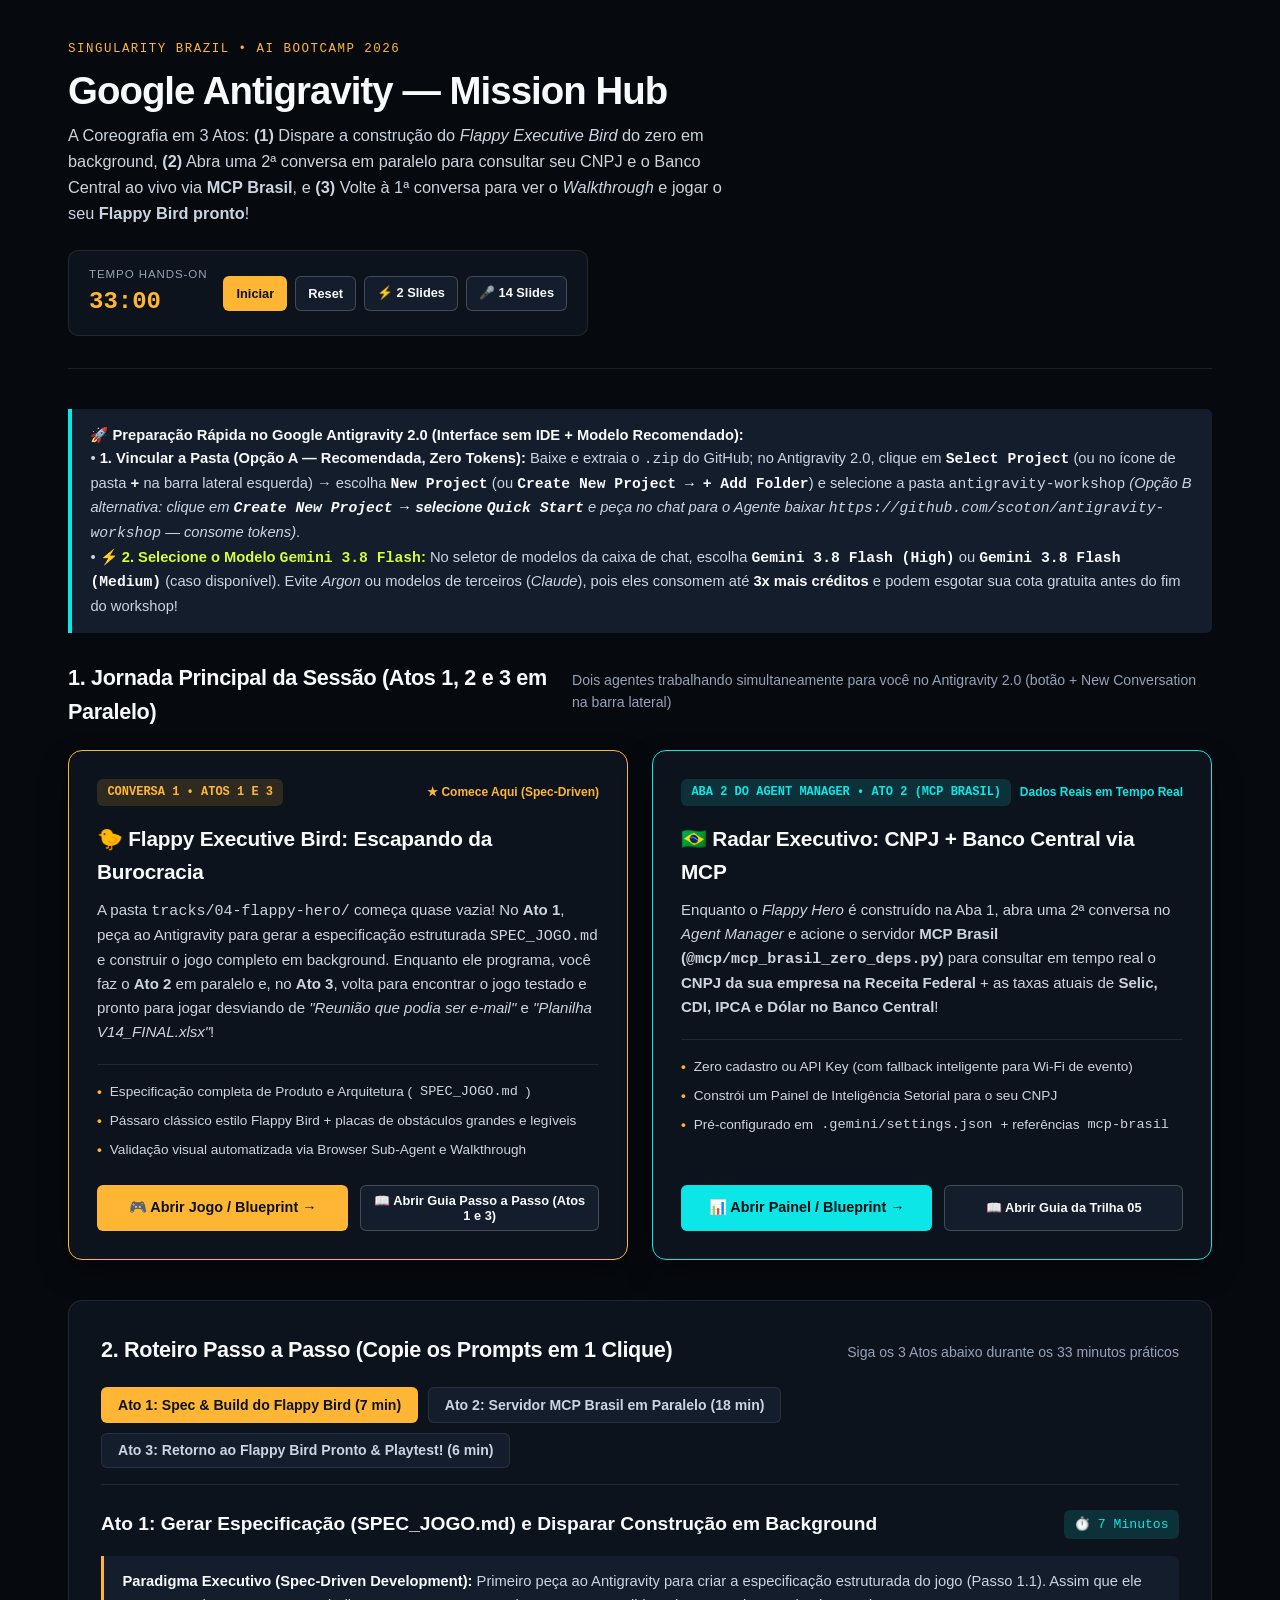
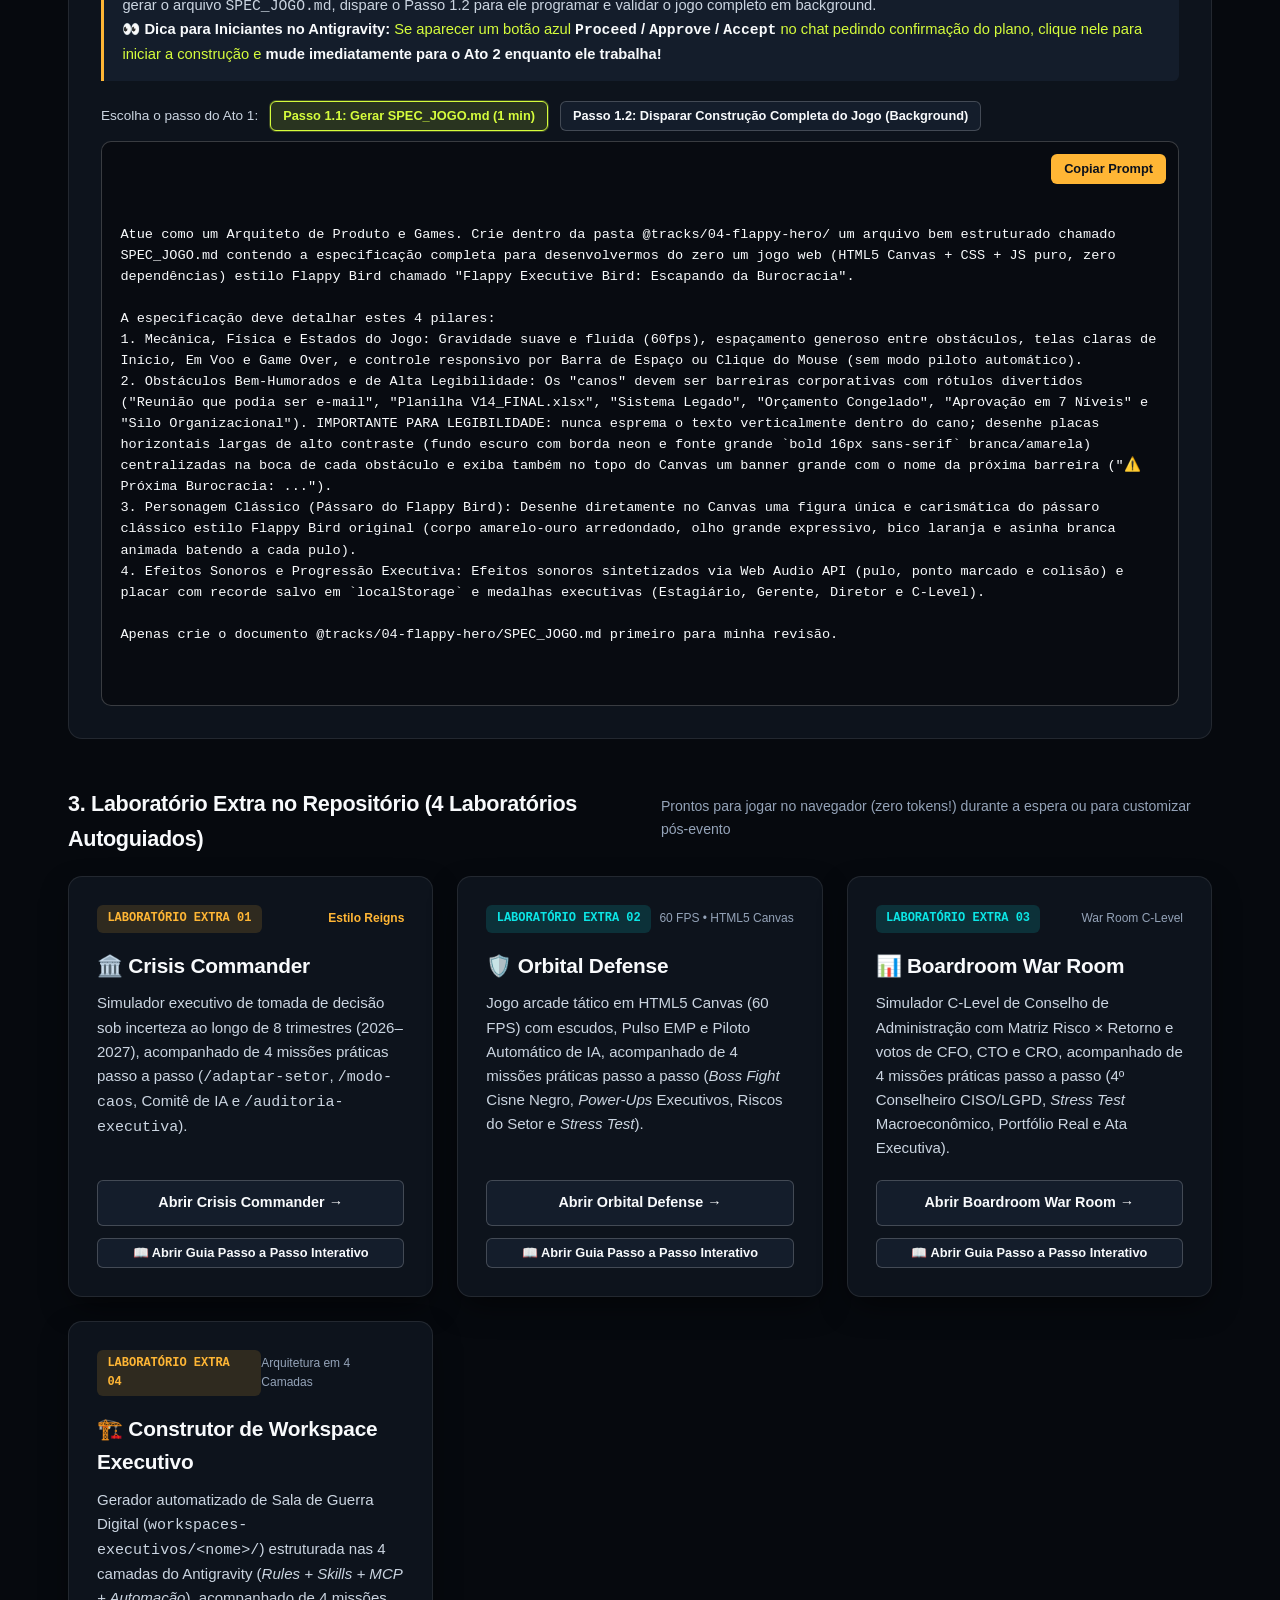
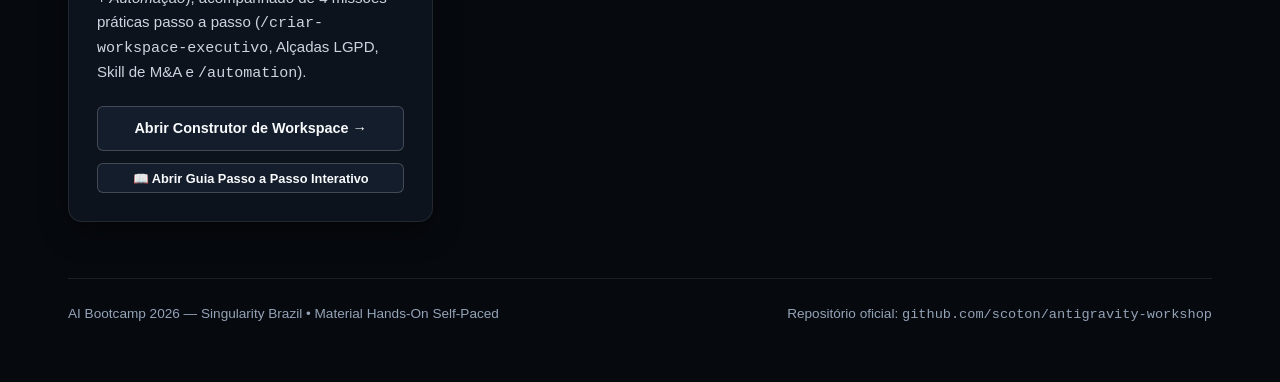
<file: index.html>
<!DOCTYPE html>
<html lang="pt-BR">
<head>
  <meta charset="UTF-8" />
  <meta name="viewport" content="width=device-width, initial-scale=1.0" />
  <meta name="description" content="Hub Prático do Workshop Google Antigravity no AI Bootcamp 2026 — Singularity Brazil." />
  <title>AI Bootcamp 2026 | Google Antigravity Mission Hub</title>
  <link rel="stylesheet" href="hub.css" />
</head>
<body>
  <div class="container">
    <header class="site-header">
      <div>
        <span class="eyebrow">Singularity Brazil • AI Bootcamp 2026</span>
        <h1>Google Antigravity — Mission Hub</h1>
        <p class="subtitle">
          A Coreografia em 3 Atos: <strong>(1)</strong> Dispare a construção do <em>Flappy Executive Bird</em> do zero em background, <strong>(2)</strong> Abra uma 2ª conversa em paralelo para consultar seu CNPJ e o Banco Central ao vivo via <strong>MCP Brasil</strong>, e <strong>(3)</strong> Volte à 1ª conversa para ver o <em>Walkthrough</em> e jogar o seu <strong>Flappy Bird pronto</strong>!
        </p>
      </div>
      <div class="timer-box" aria-label="Cronômetro do Workshop">
        <div>
          <div style="font-size: 0.72rem; color: var(--text-muted); text-transform: uppercase; letter-spacing: 0.08em;">Tempo Hands-On</div>
          <div id="workshop-timer" class="timer-display">33:00</div>
        </div>
        <div class="timer-controls">
          <button id="btn-timer-toggle" class="btn btn-sm btn-primary" onclick="toggleTimer()">Iniciar</button>
          <button id="btn-timer-reset" class="btn btn-sm" onclick="resetTimer()">Reset</button>
          <a id="btn-open-slides-pocket" href="slides-pocket.html" class="btn btn-sm" title="Deck Pocket de 2 Slides">⚡ 2 Slides</a>
          <a id="btn-open-slides" href="slides.html" class="btn btn-sm" title="Deck Completo de 14 Slides">🎤 14 Slides</a>
        </div>
      </div>
    </header>

    <!-- Guia Rápido de Onboarding no Antigravity 2.0 (Sem IDE) -->
    <div class="executive-insight" style="margin-bottom: 1.75rem; border-left: 4px solid var(--accent-cyan);">
      <strong>🚀 Preparação Rápida no Google Antigravity 2.0 (Interface sem IDE + Modelo Recomendado):</strong><br/>
      • <strong>1. Vincular a Pasta (Opção A — Recomendada, Zero Tokens):</strong> Baixe e extraia o <code>.zip</code> do GitHub; no Antigravity 2.0, clique em <strong><code>Select Project</code></strong> (ou no ícone de pasta <strong><code>+</code></strong> na barra lateral esquerda) → escolha <strong><code>New Project</code></strong> (ou <strong><code>Create New Project → + Add Folder</code></strong>) e selecione a pasta <code>antigravity-workshop</code> <em>(Opção B alternativa: clique em <strong><code>Create New Project</code> → selecione <code>Quick Start</code></strong> e peça no chat para o Agente baixar <code>https://github.com/scoton/antigravity-workshop</code> — consome tokens)</em>.<br/>
      • <strong style="color: var(--accent-lime);">⚡ 2. Selecione o Modelo <code>Gemini 3.8 Flash</code>:</strong> No seletor de modelos da caixa de chat, escolha <strong><code>Gemini 3.8 Flash (High)</code></strong> ou <strong><code>Gemini 3.8 Flash (Medium)</code></strong> (caso disponível). Evite <em>Argon</em> ou modelos de terceiros (<em>Claude</em>), pois eles consomem até <strong>3x mais créditos</strong> e podem esgotar sua cota gratuita antes do fim do workshop!
    </div>

    <!-- Os 2 Projetos da Sessão Ao Vivo (Atos 1, 2 e 3) -->
    <section aria-labelledby="main-track-heading" style="margin-bottom: 2.5rem;">
      <div class="section-header">
        <h2 id="main-track-heading">1. Jornada Principal da Sessão (Atos 1, 2 e 3 em Paralelo)</h2>
        <span>Dois agentes trabalhando simultaneamente para você no Antigravity 2.0 (botão + New Conversation na barra lateral)</span>
      </div>

      <div class="tracks-grid" style="grid-template-columns: repeat(auto-fit, minmax(460px, 1fr)); margin-bottom: 1.5rem;">
        <!-- Card Ato 1 e 3: Flappy Bird -->
        <article class="track-card" id="card-track-4" style="border-color: var(--accent-amber);">
          <div>
            <div class="track-meta">
              <span class="track-tag tag-amber">CONVERSA 1 • ATOS 1 E 3</span>
              <span class="track-recommended">★ Comece Aqui (Spec-Driven)</span>
            </div>
            <h3>🐤 Flappy Executive Bird: Escapando da Burocracia</h3>
            <p>
              A pasta <code>tracks/04-flappy-hero/</code> começa quase vazia! No <strong>Ato 1</strong>, peça ao Antigravity para gerar a especificação estruturada <code>SPEC_JOGO.md</code> e construir o jogo completo em background. Enquanto ele programa, você faz o <strong>Ato 2</strong> em paralelo e, no <strong>Ato 3</strong>, volta para encontrar o jogo testado e pronto para jogar desviando de <em>"Reunião que podia ser e-mail"</em> e <em>"Planilha V14_FINAL.xlsx"</em>!
            </p>
            <ul class="track-features">
              <li>Especificação completa de Produto e Arquitetura (<code>SPEC_JOGO.md</code>)</li>
              <li>Pássaro clássico estilo Flappy Bird + placas de obstáculos grandes e legíveis</li>
              <li>Validação visual automatizada via Browser Sub-Agent e Walkthrough</li>
            </ul>
          </div>
          <div class="track-actions" style="flex-wrap: wrap;">
            <a id="btn-open-flappy-game" href="tracks/04-flappy-hero/index.html" class="btn btn-primary" style="flex: 1;">🎮 Abrir Jogo / Blueprint →</a>
            <button type="button" onclick="openGuideModal('tracks/04-flappy-hero/README.md', '🐤 Guia Passo a Passo — Trilha 04: Flappy Executive Bird')" class="btn btn-sm" style="flex: 1;">📖 Abrir Guia Passo a Passo (Atos 1 e 3)</button>
          </div>
        </article>

        <!-- Card Ato 2: Radar MCP Brasil -->
        <article class="track-card" id="card-track-5" style="border-color: var(--accent-emerald);">
          <div>
            <div class="track-meta">
              <span class="track-tag tag-emerald">ABA 2 DO AGENT MANAGER • ATO 2 (MCP BRASIL)</span>
              <span style="font-size: 0.75rem; color: var(--accent-emerald); font-weight: 600;">Dados Reais em Tempo Real</span>
            </div>
            <h3>🇧🇷 Radar Executivo: CNPJ + Banco Central via MCP</h3>
            <p>
              Enquanto o <em>Flappy Hero</em> é construído na Aba 1, abra uma 2ª conversa no <em>Agent Manager</em> e acione o servidor <strong>MCP Brasil (<code>@mcp/mcp_brasil_zero_deps.py</code>)</strong> para consultar em tempo real o <strong>CNPJ da sua empresa na Receita Federal</strong> + as taxas atuais de <strong>Selic, CDI, IPCA e Dólar no Banco Central</strong>!
            </p>
            <ul class="track-features">
              <li>Zero cadastro ou API Key (com fallback inteligente para Wi-Fi de evento)</li>
              <li>Constrói um Painel de Inteligência Setorial para o seu CNPJ</li>
              <li>Pré-configurado em <code>.gemini/settings.json</code> + referências <code>mcp-brasil</code></li>
            </ul>
          </div>
          <div class="track-actions" style="flex-wrap: wrap;">
            <a id="btn-open-mcp-radar" href="tracks/05-radar-mcp-brasil/index.html" class="btn btn-primary" style="flex: 1; background: var(--accent-emerald); color: #041014;">📊 Abrir Painel / Blueprint →</a>
            <button type="button" onclick="openGuideModal('tracks/05-radar-mcp-brasil/README.md', '🇧🇷 Guia Passo a Passo — Trilha 05: Radar MCP Brasil')" class="btn btn-sm" style="flex: 1;">📖 Abrir Guia da Trilha 05</button>
          </div>
        </article>
      </div>
    </section>

    <!-- Guia Rápido de Atos e Prompts -->
    <section class="missions-section" aria-labelledby="missions-heading" style="margin-bottom: 3rem;">
      <div class="section-header">
        <h2 id="missions-heading">2. Roteiro Passo a Passo (Copie os Prompts em 1 Clique)</h2>
        <span>Siga os 3 Atos abaixo durante os 33 minutos práticos</span>
      </div>

      <div class="missions-tabs" role="tablist">
        <button id="tab-m1" class="mission-tab active" onclick="switchMission('m1')">Ato 1: Spec & Build do Flappy Bird (7 min)</button>
        <button id="tab-m2" class="mission-tab" onclick="switchMission('m2')">Ato 2: Servidor MCP Brasil em Paralelo (18 min)</button>
        <button id="tab-m3" class="mission-tab" onclick="switchMission('m3')">Ato 3: Retorno ao Flappy Bird Pronto & Playtest! (6 min)</button>
      </div>

      <!-- Ato 1 -->
      <div id="content-m1" class="mission-content active">
        <div class="mission-header-bar">
          <h3>Ato 1: Gerar Especificação (SPEC_JOGO.md) e Disparar Construção em Background</h3>
          <span class="mission-duration">⏱️ 7 Minutos</span>
        </div>
        <div class="executive-insight">
          <strong>Paradigma Executivo (Spec-Driven Development):</strong> Primeiro peça ao Antigravity para criar a especificação estruturada do jogo (Passo 1.1). Assim que ele gerar o arquivo <code>SPEC_JOGO.md</code>, dispare o Passo 1.2 para ele programar e validar o jogo completo em background.<br/>
          <span style="color: var(--accent-lime);">👀 <strong>Dica para Iniciantes no Antigravity:</strong> Se aparecer um botão azul <strong><code>Proceed</code> / <code>Approve</code> / <code>Accept</code></strong> no chat pedindo confirmação do plano, clique nele para iniciar a construção e <strong>mude imediatamente para o Ato 2 enquanto ele trabalha!</strong></span>
        </div>
        <div class="prompt-selector-bar" style="flex-wrap: wrap;">
          <span>Escolha o passo do Ato 1:</span>
          <button id="btn-ato1-step1" class="btn btn-sm active-step" onclick="setAto1Step(1, this)">Passo 1.1: Gerar SPEC_JOGO.md (1 min)</button>
          <button id="btn-ato1-step2" class="btn btn-sm" onclick="setAto1Step(2, this)">Passo 1.2: Disparar Construção Completa do Jogo (Background)</button>
        </div>
        <div class="prompt-box">
          <button id="btn-copy-m1" class="btn btn-sm btn-primary copy-btn" onclick="copyText('prompt-m1-text', this)">Copiar Prompt</button>
          <div id="prompt-m1-text">Atue como um Arquiteto de Produto e Games. Crie dentro da pasta @tracks/04-flappy-hero/ um arquivo bem estruturado chamado SPEC_JOGO.md contendo a especificação completa para desenvolvermos do zero um jogo web (HTML5 Canvas + CSS + JS puro, zero dependências) estilo Flappy Bird chamado "Flappy Executive Bird: Escapando da Burocracia".

A especificação deve detalhar estes 4 pilares:
1. Mecânica, Física e Estados do Jogo: Gravidade suave e fluida (60fps), espaçamento generoso entre obstáculos, telas claras de Início, Em Voo e Game Over, e controle responsivo por Barra de Espaço ou Clique do Mouse (sem modo piloto automático).
2. Obstáculos Bem-Humorados e de Alta Legibilidade: Os "canos" devem ser barreiras corporativas com rótulos divertidos ("Reunião que podia ser e-mail", "Planilha V14_FINAL.xlsx", "Sistema Legado", "Orçamento Congelado", "Aprovação em 7 Níveis" e "Silo Organizacional"). IMPORTANTE PARA LEGIBILIDADE: nunca esprema o texto verticalmente dentro do cano; desenhe placas horizontais largas de alto contraste (fundo escuro com borda neon e fonte grande `bold 16px sans-serif` branca/amarela) centralizadas na boca de cada obstáculo e exiba também no topo do Canvas um banner grande com o nome da próxima barreira ("⚠️ Próxima Burocracia: ...").
3. Personagem Clássico (Pássaro do Flappy Bird): Desenhe diretamente no Canvas uma figura única e carismática do pássaro clássico estilo Flappy Bird original (corpo amarelo-ouro arredondado, olho grande expressivo, bico laranja e asinha branca animada batendo a cada pulo).
4. Efeitos Sonoros e Progressão Executiva: Efeitos sonoros sintetizados via Web Audio API (pulo, ponto marcado e colisão) e placar com recorde salvo em `localStorage` e medalhas executivas (Estagiário, Gerente, Diretor e C-Level).

Apenas crie o documento @tracks/04-flappy-hero/SPEC_JOGO.md primeiro para minha revisão.</div>
        </div>
      </div>

      <!-- Ato 2 -->
      <div id="content-m2" class="mission-content">
        <div class="mission-header-bar">
          <h3>Ato 2: Consultar CNPJ + Banco Central ao Vivo via MCP Brasil &amp; Tour de Bastidores</h3>
          <span class="mission-duration">⏱️ 18 Minutos</span>
        </div>
        <div class="executive-insight">
          <strong>Paradigma Executivo (MCP + Skills + Automations com Governança):</strong> Enquanto o Agente 1 constrói o jogo na Conversa 1, clique em <strong><code>+ New Conversation</code></strong> na barra lateral esquerda do Antigravity 2.0 (ou pressione <code>Cmd/Ctrl + E</code>), inicie uma <strong>2ª conversa em paralelo</strong> e use a Skill <code>radar-mcp-brasil</code> para cruzar os dados reais do CNPJ da sua empresa com a Selic, IPCA e Dólar de hoje! Ao terminar, clique no botão <strong>⏰ Agendar com /automation</strong> para ver o <strong>Test Run de Governança</strong> e abrir o <strong>Automations Dashboard (<code>sidecar://dashboard</code>)</strong>!
        </div>
        <div class="prompt-selector-bar" style="flex-wrap: wrap;">
          <span>CNPJs de Benchmark:</span>
          <button class="btn btn-sm cnpj-btn active-step" onclick="setMcpCnpj('84.429.695/0001-11 (WEG S.A.)', this)">WEG</button>
          <button class="btn btn-sm cnpj-btn" onclick="setMcpCnpj('07.689.002/0001-89 (Embraer)', this)">Embraer</button>
          <button class="btn btn-sm cnpj-btn" onclick="setMcpCnpj('60.872.504/0001-23 (Itaú Holding)', this)">Itaú</button>
          <button class="btn btn-sm cnpj-btn" onclick="setMcpCnpj('47.960.950/0001-21 (Magazine Luiza)', this)">Magalu</button>
          <button class="btn btn-sm cnpj-btn" onclick="setMcpCnpj('33.000.167/0001-01 (Petrobras)', this)">Petrobras</button>
          <button class="btn btn-sm cnpj-btn" onclick="setMcpCnpj('61.585.865/0001-51 (RD Saúde)', this)">RD Saúde</button>
          <span style="margin-left: 0.25rem;">ou digite o seu:</span>
          <input id="custom-cnpj-input" class="custom-cnpj-input" type="text" placeholder="Ex: 00.000.000/0001-00" />
          <button class="btn btn-sm" onclick="applyCustomCnpj(this)">Usar Meu CNPJ</button>
          <button class="btn btn-sm cnpj-btn" style="border-color: var(--accent-emerald); color: var(--accent-emerald);" onclick="setAutomationPrompt(this)">⏰ Passo 2.4: Agendar com /automation</button>
        </div>
        <div class="prompt-box">
          <button id="btn-copy-m2" class="btn btn-sm btn-primary copy-btn" onclick="copyText('prompt-m2-text', this)">Copiar Prompt</button>
          <div id="prompt-m2-text">Execute a skill @.agent/skills/radar-mcp-brasil/SKILL.md para o CNPJ 84.429.695/0001-11 (WEG S.A. — caso eu tenha mantido este CNPJ padrão, execute imediatamente para a WEG S.A. sem parar para perguntar; caso eu tenha trocado o CNPJ acima, extraia os 14 dígitos dele automaticamente):
1. Utilize o servidor MCP Brasil em @mcp/mcp_brasil_zero_deps.py (rodando `python3 mcp/mcp_brasil_zero_deps.py --test-cli 84429695000111`) para consultar em tempo real os dados oficiais deste CNPJ na Receita Federal/BrasilAPI (Razão Social, CNAE Principal, Capital Social, Porte, UF e Quadro Societário) e os indicadores atuais do Banco Central (Taxa Selic, CDI, IPCA e Dólar PTAX).
2. Com base nos dados reais retornados, construa diretamente dentro de @tracks/05-radar-mcp-brasil/ um "Painel Executivo de Inteligência Macroeconômica e Setorial" (sobrescrevendo o index.html de blueprint e criando style.css e app.js) personalizado para esta empresa, com simulador interativo de impacto de Selic, Câmbio e IPCA no setor do CNAE dela.
3. Garanta que o servidor web local na porta 8080 esteja ativo, faça uma única visita rápida no Browser Sub-Agent (`http://localhost:8080/tracks/05-radar-mcp-brasil/index.html`) apenas para verificar que o painel renderizou sem erros no console, capture 1 screenshot, gere o Walkthrough Artifact com o diagnóstico estratégico e exiba no final da resposta o link `http://localhost:8080/tracks/05-radar-mcp-brasil/index.html`!</div>
        </div>

        <!-- Passo 2.3: Tour Guiado de Bastidores (Zero Tokens) -->
        <div class="executive-insight" style="margin-top: 1.25rem; border-left: 4px solid var(--accent-lime); background: rgba(214, 253, 60, 0.05);">
          <strong style="color: var(--accent-lime);">🧭 Passo 2.3 (Enquanto o Agente Trabalha — 5 a 8 min): Tour Guiado de Bastidores no Antigravity 2.0 (Zero Consumo de Tokens!)</strong><br/>
          ⚠️ <strong>Proteja seus créditos:</strong> Enquanto os Agentes 1 e 2 constroem os projetos, <strong>NÃO envie novos prompts no chat!</strong> Aproveite estes minutos para fazer estas <strong>5 descobertas nos bastidores</strong> (gastam <strong>ZERO tokens</strong>):<br/>
          • <strong>1. Caixa Preta do Raciocínio (<code>Thinking</code> &amp; JSON MCP):</strong> No chat do Antigravity, clique nas seções recolhidas <strong><code>Thinking / Thought Process</code></strong> para ler como o agente planeja a arquitetura, e expanda o comando <code>mcp_brasil_zero_deps.py</code> para ver o JSON oficial vindo da Receita Federal e do Banco Central.<br/>
          • <strong>2. Comentários Inline em <code>Artifacts</code>:</strong> Clique no <code>Implementation Plan</code> ou no <code>SPEC_JOGO.md</code> no painel de Artifacts e passe o mouse sobre qualquer linha para ver o botão <strong><code>+</code> (Add Comment)</strong> — usado para auditar planos como no Google Docs.<br/>
          • <strong>3. Inspecionar as 3 Camadas do Workspace:</strong> Clique para ler agora sem sair desta tela:
          <button type="button" class="btn btn-sm" style="margin: 0.2rem; padding: 0.2rem 0.6rem;" onclick="openGuideModal('AGENTS.md', '🏛️ Camada 1 (Rules): AGENTS.md')">📄 Ler AGENTS.md (Rules)</button>
          <button type="button" class="btn btn-sm" style="margin: 0.2rem; padding: 0.2rem 0.6rem;" onclick="openGuideModal('.agents/skills/radar-mcp-brasil/SKILL.md', '⚡ Camada 2 (Skill com Progressive Disclosure): radar-mcp-brasil/SKILL.md')">📄 Ler SKILL.md (Progressive Disclosure)</button>
          <button type="button" class="btn btn-sm" style="margin: 0.2rem; padding: 0.2rem 0.6rem;" onclick="openGuideModal('mcp/GUIA_MCP_BRASIL.md', '🔌 Camada 3 (MCP): Guia MCP Brasil')">📄 Ler Guia MCP Brasil</button><br/>
          • <strong>4. Menu de <code>Customizations</code> &amp; <code>Automations</code>:</strong> Explore na barra lateral esquerda do Antigravity 2.0 onde ficam listados os <strong>MCP Servers</strong> conectados, as <strong>Skills</strong> detectadas e o painel de <strong>Automations</strong>.<br/>
          • <strong>5. Degustar os 3 Simuladores Prontos Abaixo (100% Local):</strong> Role até a seção <strong>3. Laboratório Extra</strong> logo abaixo e jogue o <em>Crisis Commander</em>, o <em>Orbital Defense</em> ou o <em>Boardroom War Room</em> direto no navegador (zero tokens) enquanto aguarda!
        </div>
      </div>

      <!-- Ato 3 -->
      <div id="content-m3" class="mission-content">
        <div class="mission-header-bar">
          <h3>Ato 3: O Retorno à Conversa 1 — Inspeção do Walkthrough &amp; Playtest do Flappy Bird!</h3>
          <span class="mission-duration">⏱️ 6 Minutos (Zero Consumo Extra de Tokens!)</span>
        </div>
        <div class="executive-insight">
          <strong>O Grande Final ("O Forno Assíncrono" Concluído):</strong> Clique de volta na sua <strong>1ª conversa</strong> na barra lateral esquerda do Antigravity 2.0 (a conversa da Trilha <code>04-flappy-hero</code>).<br/>
          Enquanto você analisava o CNPJ e o Banco Central no Ato 2, o seu <strong>Agente 1</strong> construiu o jogo completo, validou no <em>Browser Sub-Agent</em> e entregou o <strong>Walkthrough Artifact</strong> com screenshot! Clique no botão abaixo para abrir e jogar o seu <em>Flappy Executive Bird</em>:
        </div>
        <div style="display: flex; gap: 1rem; flex-wrap: wrap; margin-top: 1rem;">
          <a href="tracks/04-flappy-hero/index.html" class="btn btn-primary" style="font-size: 1rem; padding: 0.85rem 1.5rem;">🎮 Abrir e Jogar o Flappy Executive Bird Pronto →</a>
          <a href="tracks/05-radar-mcp-brasil/index.html" class="btn" style="font-size: 1rem; padding: 0.85rem 1.5rem;">📊 Reabrir Meu Painel MCP Brasil →</a>
        </div>
      </div>
    </section>

    <!-- 4 Laboratórios Extras no Repositório -->
    <section aria-labelledby="tracks-heading">
      <div class="section-header">
        <h2 id="tracks-heading">3. Laboratório Extra no Repositório (4 Laboratórios Autoguiados)</h2>
        <span>Prontos para jogar no navegador (zero tokens!) durante a espera ou para customizar pós-evento</span>
      </div>

      <div class="tracks-grid">
        <!-- Trilha 1 -->
        <article class="track-card" id="card-track-1">
          <div>
            <div class="track-meta">
              <span class="track-tag tag-amber">LABORATÓRIO EXTRA 01</span>
              <span class="track-recommended">Estilo Reigns</span>
            </div>
            <h3>🏛️ Crisis Commander</h3>
            <p>
              Simulador executivo de tomada de decisão sob incerteza ao longo de 8 trimestres (2026–2027), acompanhado de 4 missões práticas passo a passo (<code>/adaptar-setor</code>, <code>/modo-caos</code>, Comitê de IA e <code>/auditoria-executiva</code>).
            </p>
          </div>
          <div class="track-actions" style="flex-wrap: wrap;">
            <a id="btn-launch-track-1" href="tracks/01-crisis-commander/index.html" class="btn" style="flex: 1;">Abrir Crisis Commander →</a>
            <button type="button" onclick="openGuideModal('tracks/01-crisis-commander/README.md', '🏛️ Guia Passo a Passo — Laboratório Extra 01: Crisis Commander')" class="btn btn-sm" style="width: 100%;">📖 Abrir Guia Passo a Passo Interativo</button>
          </div>
        </article>

        <!-- Trilha 2 -->
        <article class="track-card" id="card-track-2">
          <div>
            <div class="track-meta">
              <span class="track-tag tag-cyan">LABORATÓRIO EXTRA 02</span>
              <span style="font-size: 0.75rem; color: var(--text-muted);">60 FPS • HTML5 Canvas</span>
            </div>
            <h3>🛡️ Orbital Defense</h3>
            <p>
              Jogo arcade tático em HTML5 Canvas (60 FPS) com escudos, Pulso EMP e Piloto Automático de IA, acompanhado de 4 missões práticas passo a passo (<em>Boss Fight</em> Cisne Negro, <em>Power-Ups</em> Executivos, Riscos do Setor e <em>Stress Test</em>).
            </p>
          </div>
          <div class="track-actions" style="flex-wrap: wrap;">
            <a id="btn-launch-track-2" href="tracks/02-orbital-defense/index.html" class="btn" style="flex: 1;">Abrir Orbital Defense →</a>
            <button type="button" onclick="openGuideModal('tracks/02-orbital-defense/README.md', '🛡️ Guia Passo a Passo — Laboratório Extra 02: Orbital Defense')" class="btn btn-sm" style="width: 100%;">📖 Abrir Guia Passo a Passo Interativo</button>
          </div>
        </article>

        <!-- Trilha 3 -->
        <article class="track-card" id="card-track-3">
          <div>
            <div class="track-meta">
              <span class="track-tag tag-emerald">LABORATÓRIO EXTRA 03</span>
              <span style="font-size: 0.75rem; color: var(--text-muted);">War Room C-Level</span>
            </div>
            <h3>📊 Boardroom War Room</h3>
            <p>
              Simulador C-Level de Conselho de Administração com Matriz Risco × Retorno e votos de CFO, CTO e CRO, acompanhado de 4 missões práticas passo a passo (4º Conselheiro CISO/LGPD, <em>Stress Test</em> Macroeconômico, Portfólio Real e Ata Executiva).
            </p>
          </div>
          <div class="track-actions" style="flex-wrap: wrap;">
            <a id="btn-launch-track-3" href="tracks/03-boardroom-simulator/index.html" class="btn" style="flex: 1;">Abrir Boardroom War Room →</a>
            <button type="button" onclick="openGuideModal('tracks/03-boardroom-simulator/README.md', '📊 Guia Passo a Passo — Laboratório Extra 03: Boardroom War Room')" class="btn btn-sm" style="width: 100%;">📖 Abrir Guia Passo a Passo Interativo</button>
          </div>
        </article>

        <!-- Trilha 4 Extra: Construtor de Workspace Executivo -->
        <article class="track-card" id="card-track-extra-ws">
          <div>
            <div class="track-meta">
              <span class="track-tag tag-amber">LABORATÓRIO EXTRA 04</span>
              <span style="font-size: 0.75rem; color: var(--text-muted);">Arquitetura em 4 Camadas</span>
            </div>
            <h3>🏗️ Construtor de Workspace Executivo</h3>
            <p>
              Gerador automatizado de Sala de Guerra Digital (<code>workspaces-executivos/&lt;nome&gt;/</code>) estruturada nas 4 camadas do Antigravity (<em>Rules + Skills + MCP + Automação</em>), acompanhado de 4 missões práticas passo a passo (<code>/criar-workspace-executivo</code>, Alçadas LGPD, Skill de M&amp;A e <code>/automation</code>).
            </p>
          </div>
          <div class="track-actions" style="flex-wrap: wrap;">
            <a id="btn-launch-track-6" href="tracks/06-workspace-executivo/index.html" class="btn" style="flex: 1;">Abrir Construtor de Workspace →</a>
            <button type="button" onclick="openGuideModal('tracks/06-workspace-executivo/README.md', '🏗️ Guia Passo a Passo — Laboratório Extra 04: Construtor de Workspace Executivo')" class="btn btn-sm" style="width: 100%;">📖 Abrir Guia Passo a Passo Interativo</button>
          </div>
        </article>
      </div>
    </section>

    <footer class="footer-note">
      <div>AI Bootcamp 2026 — Singularity Brazil • Material Hands-On Self-Paced</div>
      <div>Repositório oficial: <code>github.com/scoton/antigravity-workshop</code></div>
    </footer>
  </div>

  <!-- Modal Leitor Interativo de Guias Passo a Passo -->
  <div id="guide-modal" style="display: none; position: fixed; inset: 0; background: rgba(0,0,0,0.82); z-index: 9999; padding: 2rem 1rem; overflow-y: auto;" onclick="if(event.target===this) closeGuideModal()">
    <div style="max-width: 900px; margin: 0 auto; background: var(--bg-surface); border: 1px solid var(--accent-lime); border-radius: 14px; padding: 1.75rem; box-shadow: 0 24px 60px rgba(0,0,0,0.85);">
      <div style="display: flex; justify-content: space-between; align-items: center; border-bottom: 1px solid var(--border-subtle); padding-bottom: 1rem; margin-bottom: 1.25rem; gap: 1rem;">
        <h2 id="guide-modal-title" style="font-size: 1.25rem; color: var(--accent-lime);">📖 Guia Passo a Passo</h2>
        <button class="btn btn-sm" onclick="closeGuideModal()">✕ Fechar Guia (ESC)</button>
      </div>
      <div id="guide-modal-body" style="font-size: 0.94rem; line-height: 1.65; color: var(--text-secondary);"></div>
    </div>
  </div>

  <script>
    const ATO1_STEPS = {
      1: `Atue como um Arquiteto de Produto e Games. Crie dentro da pasta @tracks/04-flappy-hero/ um arquivo bem estruturado chamado SPEC_JOGO.md contendo a especificação completa para desenvolvermos do zero um jogo web (HTML5 Canvas + CSS + JS puro, zero dependências) estilo Flappy Bird chamado "Flappy Executive Bird: Escapando da Burocracia".\n\nA especificação deve detalhar estes 4 pilares:\n1. Mecânica, Física e Estados do Jogo: Gravidade suave e fluida (60fps), espaçamento generoso entre obstáculos, telas claras de Início, Em Voo e Game Over, e controle responsivo por Barra de Espaço ou Clique do Mouse (sem modo piloto automático).\n2. Obstáculos Bem-Humorados e de Alta Legibilidade: Os "canos" devem ser barreiras corporativas com rótulos divertidos ("Reunião que podia ser e-mail", "Planilha V14_FINAL.xlsx", "Sistema Legado", "Orçamento Congelado", "Aprovação em 7 Níveis" e "Silo Organizacional"). IMPORTANTE PARA LEGIBILIDADE: nunca esprema o texto verticalmente dentro do cano; desenhe placas horizontais largas de alto contraste (fundo escuro com borda neon e fonte grande \`bold 16px sans-serif\` branca/amarela) centralizadas na boca de cada obstáculo e exiba também no topo do Canvas um banner grande com o nome da próxima barreira ("⚠️ Próxima Burocracia: ...").\n3. Personagem Clássico (Pássaro do Flappy Bird): Desenhe diretamente no Canvas uma figura única e carismática do pássaro clássico estilo Flappy Bird original (corpo amarelo-ouro arredondado, olho grande expressivo, bico laranja e asinha branca animada batendo a cada pulo).\n4. Efeitos Sonoros e Progressão Executiva: Efeitos sonoros sintetizados via Web Audio API (pulo, ponto marcado e colisão) e placar com recorde salvo em \`localStorage\` e medalhas executivas (Estagiário, Gerente, Diretor e C-Level).\n\nApenas crie o documento @tracks/04-flappy-hero/SPEC_JOGO.md primeiro para minha revisão.`,
      2: `Excelente! Agora implemente o jogo completo dentro de @tracks/04-flappy-hero/ (sobrescrevendo o index.html de blueprint e criando style.css e game.js) seguindo 100% a especificação em @tracks/04-flappy-hero/SPEC_JOGO.md, garantindo que o pássaro clássico do Flappy Bird fique bem desenhado e os rótulos das burocracias fiquem grandes e fáceis de ler nas placas horizontais e no banner superior. Execute todas as etapas diretamente de ponta a ponta sem pausar para confirmações intermediárias.\nQuando terminar de criar os arquivos:\n1. Garanta que um servidor web local esteja ativo na porta 8080 (em background) e faça uma única visita rápida no Browser Sub-Agent abrindo \`http://localhost:8080/tracks/04-flappy-hero/index.html\` e dando 1 clique inicial apenas para verificar que o Canvas, o pássaro clássico e o placar renderizaram sem erros no console (não fique jogando várias partidas no navegador).\n2. Capture 1 screenshot, gere imediatamente o Walkthrough Artifact e exiba no final da sua resposta o link clicável \`http://localhost:8080/tracks/04-flappy-hero/index.html\` para eu abrir e jogar!`
    };

    function setAto1Step(stepNum, btnEl) {
      document.getElementById('prompt-m1-text').textContent = ATO1_STEPS[stepNum];
      document.getElementById('btn-ato1-step1').classList.remove('active-step');
      document.getElementById('btn-ato1-step2').classList.remove('active-step');
      if (btnEl) btnEl.classList.add('active-step');
    }

    let currentCnpjDigits = '84429695000111';
    let currentCnpjLabel = '84.429.695/0001-11 (WEG S.A.)';

    function setMcpCnpj(cnpjLabel, btnEl) {
      document.querySelectorAll('.cnpj-btn').forEach(b => b.classList.remove('active-step'));
      if (btnEl) btnEl.classList.add('active-step');
      currentCnpjLabel = cnpjLabel;
      const digits = (cnpjLabel.match(/\d/g) || []).join('').slice(0, 14);
      currentCnpjDigits = digits.length === 14 ? digits : cnpjLabel.replace(/["'`]/g, '');
      document.getElementById('prompt-m2-text').textContent =
`Execute a skill @.agent/skills/radar-mcp-brasil/SKILL.md para o CNPJ ${cnpjLabel} (execute imediatamente para esta empresa sem parar para perguntar):
1. Utilize o servidor MCP Brasil em @mcp/mcp_brasil_zero_deps.py (rodando \`python3 mcp/mcp_brasil_zero_deps.py --test-cli "${currentCnpjDigits}"\`) para consultar em tempo real os dados oficiais deste CNPJ na Receita Federal/BrasilAPI (Razão Social, CNAE Principal, Capital Social, Porte, UF e Quadro Societário) e os indicadores atuais do Banco Central (Taxa Selic, CDI, IPCA e Dólar PTAX).
2. Com base nos dados reais retornados, construa diretamente dentro de @tracks/05-radar-mcp-brasil/ um "Painel Executivo de Inteligência Macroeconômica e Setorial" (sobrescrevendo o index.html de blueprint e criando style.css e app.js) personalizado para esta empresa, com simulador interativo de impacto de Selic, Câmbio e IPCA no setor do CNAE dela.
3. Garanta que o servidor web local na porta 8080 esteja ativo, faça uma única visita rápida no Browser Sub-Agent (\`http://localhost:8080/tracks/05-radar-mcp-brasil/index.html\`) apenas para verificar que o painel renderizou sem erros no console, capture 1 screenshot, gere o Walkthrough Artifact com o diagnóstico estratégico e exiba no final da resposta o link \`http://localhost:8080/tracks/05-radar-mcp-brasil/index.html\`!`;
    }

    function applyCustomCnpj(btnEl) {
      const val = document.getElementById('custom-cnpj-input').value.trim();
      if (!val) {
        document.getElementById('custom-cnpj-input').focus();
        return;
      }
      setMcpCnpj(val, btnEl);
    }

    function setAutomationPrompt(btnEl) {
      document.querySelectorAll('.cnpj-btn').forEach(b => b.classList.remove('active-step'));
      if (btnEl) btnEl.classList.add('active-step');
      document.getElementById('prompt-m2-text').textContent =
`/automation Configure uma automação semanal toda segunda-feira às 08h00 (fuso America/Sao_Paulo) para consultar os indicadores atualizados do Banco Central (Selic, CDI, IPCA e Dólar) e os dados do CNPJ ${currentCnpjLabel} via python3 mcp/mcp_brasil_zero_deps.py --test-cli "${currentCnpjDigits}" e atualizar o resumo executivo da minha empresa em tracks/05-radar-mcp-brasil/.`;
    }

    function switchMission(id) {
      document.querySelectorAll('.mission-tab').forEach(btn => btn.classList.remove('active'));
      document.querySelectorAll('.mission-content').forEach(div => div.classList.remove('active'));
      document.getElementById('tab-' + id).classList.add('active');
      document.getElementById('content-' + id).classList.add('active');
    }

    function copyText(elementId, btn) {
      const text = document.getElementById(elementId).textContent;
      navigator.clipboard.writeText(text).then(() => {
        const original = btn.textContent;
        btn.textContent = 'Copiado ✓';
        setTimeout(() => { btn.textContent = original; }, 1800);
      });
    }

    // Workshop countdown timer (33 minutes)
    let remainingSeconds = 33 * 60;
    let timerInterval = null;

    function renderTimer() {
      const mins = String(Math.floor(remainingSeconds / 60)).padStart(2, '0');
      const secs = String(remainingSeconds % 60).padStart(2, '0');
      document.getElementById('workshop-timer').textContent = `${mins}:${secs}`;
    }

    function toggleTimer() {
      const btn = document.getElementById('btn-timer-toggle');
      if (timerInterval) {
        clearInterval(timerInterval);
        timerInterval = null;
        btn.textContent = 'Retomar';
      } else {
        btn.textContent = 'Pausar';
        timerInterval = setInterval(() => {
          if (remainingSeconds > 0) {
            remainingSeconds--;
            renderTimer();
          } else {
            clearInterval(timerInterval);
            timerInterval = null;
            btn.textContent = 'Concluído';
          }
        }, 1000);
      }
    }

    function resetTimer() {
      if (timerInterval) {
        clearInterval(timerInterval);
        timerInterval = null;
      }
      remainingSeconds = 33 * 60;
      renderTimer();
      document.getElementById('btn-timer-toggle').textContent = 'Iniciar';
    }

    function escapeHtml(str) {
      return str.replace(/&/g, '&amp;').replace(/</g, '&lt;').replace(/>/g, '&gt;');
    }

    function renderMarkdownToHtml(md) {
      const blocks = [];
      let processed = md.replace(/```([a-zA-Z0-9_-]*)\n([\s\S]*?)```/g, (_, lang, code) => {
        const idx = blocks.length;
        const blockId = 'md-code-' + idx;
        blocks.push(`
          <div class="prompt-box" style="margin: 0.9rem 0;">
            <button class="btn btn-sm btn-primary copy-btn" onclick="copyText('${blockId}', this)">📋 Copiar</button>
            <div id="${blockId}">${escapeHtml(code.trim())}</div>
          </div>
        `);
        return `@@CODEBLOCK_${idx}@@`;
      });

      processed = escapeHtml(processed)
        .replace(/^### (.*)$/gm, '<h4 style="color: var(--text-primary); font-size: 1.05rem; margin: 1.1rem 0 0.4rem;">$1</h4>')
        .replace(/^## (.*)$/gm, '<h3 style="color: var(--accent-cyan); font-size: 1.18rem; margin: 1.35rem 0 0.5rem; border-bottom: 1px solid var(--border-subtle); padding-bottom: 0.3rem;">$1</h3>')
        .replace(/^# (.*)$/gm, '<h2 style="color: var(--accent-lime); font-size: 1.35rem; margin: 0.5rem 0 0.75rem;">$1</h2>')
        .replace(/\*\*([^*]+)\*\*/g, '<strong style="color: var(--text-primary);">$1</strong>')
        .replace(/`([^`]+)`/g, '<code style="background: var(--bg-elevated); padding: 0.12rem 0.38rem; border-radius: 4px; color: var(--accent-amber); font-family: var(--font-mono); font-size: 0.84em;">$1</code>')
        .replace(/\n\n/g, '<br/><br/>');

      blocks.forEach((html, idx) => {
        processed = processed.replace(`@@CODEBLOCK_${idx}@@`, html);
      });
      return processed;
    }

    async function openGuideModal(mdPath, title) {
      const modal = document.getElementById('guide-modal');
      const titleEl = document.getElementById('guide-modal-title');
      const bodyEl = document.getElementById('guide-modal-body');
      titleEl.textContent = title;
      bodyEl.innerHTML = 'Carregando guia passo a passo...';
      modal.style.display = 'block';
      try {
        const res = await fetch(mdPath);
        if (!res.ok) throw new Error('HTTP ' + res.status);
        const md = await res.text();
        bodyEl.innerHTML = renderMarkdownToHtml(md);
      } catch (err) {
        const ghUrl = `https://github.com/scoton/antigravity-workshop/blob/main/${mdPath}`;
        bodyEl.innerHTML = `<p>Para ler este guia interativo aqui dentro do modal, abra o portal via servidor local (<code>http://localhost:8080/index.html</code>) ou acesse diretamente no GitHub:</p>
        <p style="margin-top: 0.85rem;"><a href="${ghUrl}" target="_blank" rel="noopener" class="btn btn-primary">📖 Abrir ${mdPath} no GitHub →</a></p>`;
      }
    }

    function closeGuideModal() {
      document.getElementById('guide-modal').style.display = 'none';
    }

    window.addEventListener('keydown', (e) => {
      if (e.key === 'Escape') closeGuideModal();
    });
  </script>
</body>
</html>
</file>
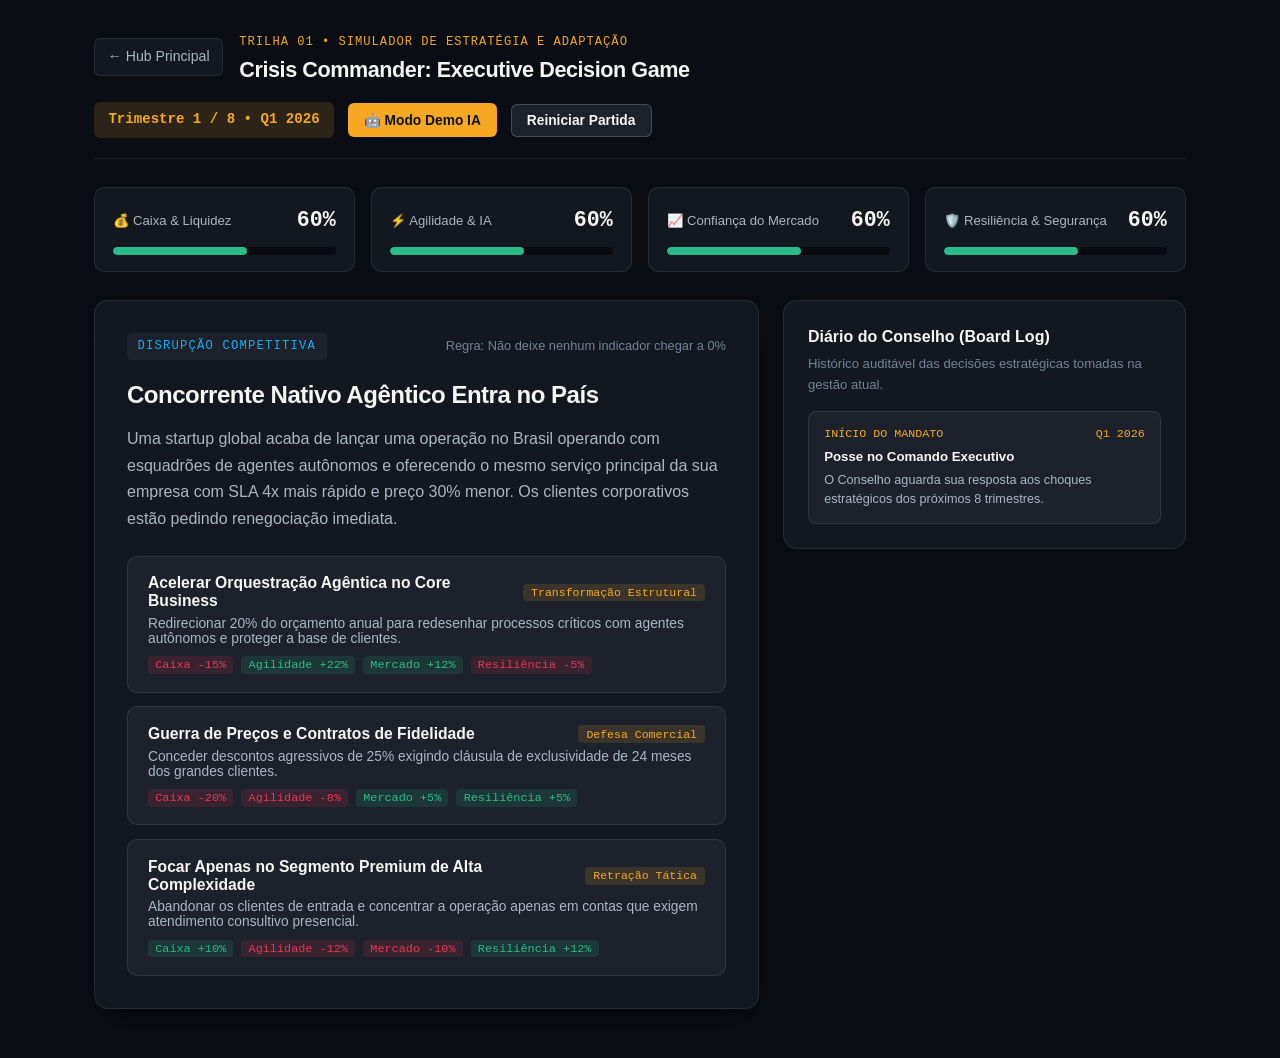
<file: tracks/01-crisis-commander/index.html>
<!DOCTYPE html>
<html lang="pt-BR">
<head>
  <meta charset="UTF-8" />
  <meta name="viewport" content="width=device-width, initial-scale=1.0" />
  <meta name="description" content="Trilha 1: Crisis Commander — Simulador Executivo de Tomada de Decisão sob Incerteza." />
  <title>Trilha 01: Crisis Commander | AI Bootcamp 2026</title>
  <link rel="stylesheet" href="style.css" />
</head>
<body>
  <div class="app-shell">
    <header class="topbar">
      <div class="brand-group">
        <a id="btn-back-hub" href="../../index.html" class="back-link">← Hub Principal</a>
        <div class="title-block">
          <span>TRILHA 01 • SIMULADOR DE ESTRATÉGIA E ADAPTAÇÃO</span>
          <h1>Crisis Commander: Executive Decision Game</h1>
        </div>
      </div>
      <div class="status-bar">
        <span id="quarter-badge" class="badge-quarter">Trimestre 1 / 8 • Q1 2026</span>
        <button id="btn-ai-demo" class="btn btn-primary" onclick="toggleAiDemo()">🤖 Modo Demo IA</button>
        <button id="btn-restart-game" class="btn" onclick="restartGame()">Reiniciar Partida</button>
      </div>
    </header>

    <!-- 4 Vital Executive Metrics -->
    <section class="metrics-grid" aria-label="Indicadores Vitais da Organização">
      <div id="card-metric-cash" class="metric-card">
        <div class="metric-header">
          <span>💰 Caixa & Liquidez</span>
          <span id="val-cash" class="metric-value">60%</span>
        </div>
        <div class="progress-track">
          <div id="bar-cash" class="progress-fill" style="width: 60%; background: var(--emerald);"></div>
        </div>
      </div>

      <div id="card-metric-agility" class="metric-card">
        <div class="metric-header">
          <span>⚡ Agilidade & IA</span>
          <span id="val-agility" class="metric-value">60%</span>
        </div>
        <div class="progress-track">
          <div id="bar-agility" class="progress-fill" style="width: 60%; background: var(--cyan);"></div>
        </div>
      </div>

      <div id="card-metric-trust" class="metric-card">
        <div class="metric-header">
          <span>📈 Confiança do Mercado</span>
          <span id="val-trust" class="metric-value">60%</span>
        </div>
        <div class="progress-track">
          <div id="bar-trust" class="progress-fill" style="width: 60%; background: var(--amber);"></div>
        </div>
      </div>

      <div id="card-metric-resilience" class="metric-card">
        <div class="metric-header">
          <span>🛡️ Resiliência & Segurança</span>
          <span id="val-resilience" class="metric-value">60%</span>
        </div>
        <div class="progress-track">
          <div id="bar-resilience" class="progress-fill" style="width: 60%; background: var(--emerald);"></div>
        </div>
      </div>
    </section>

    <!-- Main Game Area -->
    <main class="game-layout">
      <section class="scenario-panel" aria-live="polite">
        <div class="scenario-meta">
          <span id="scenario-category" class="scenario-category">RUPTURA DE MERCADO</span>
          <span id="scenario-urgency" class="scenario-urgency">Regra: Não deixe nenhum indicador chegar a 0%</span>
        </div>

        <h2 id="scenario-title" class="scenario-title">Carregando cenário...</h2>
        <p id="scenario-description" class="scenario-description"></p>

        <div id="feedback-banner" class="feedback-banner"></div>

        <div id="choices-container" class="choices-list"></div>
      </section>

      <aside class="side-panel">
        <h2>Diário do Conselho (Board Log)</h2>
        <p class="helper">Histórico auditável das decisões estratégicas tomadas na gestão atual.</p>
        <div id="decision-log" class="log-list">
          <div class="log-item">
            <div class="log-item-header"><span>INÍCIO DO MANDATO</span><span>Q1 2026</span></div>
            <div class="log-item-title">Posse no Comando Executivo</div>
            <div class="log-item-outcome">O Conselho aguarda sua resposta aos choques estratégicos dos próximos 8 trimestres.</div>
          </div>
        </div>
      </aside>
    </main>
  </div>

  <script src="game.js"></script>
</body>
</html>
</file>
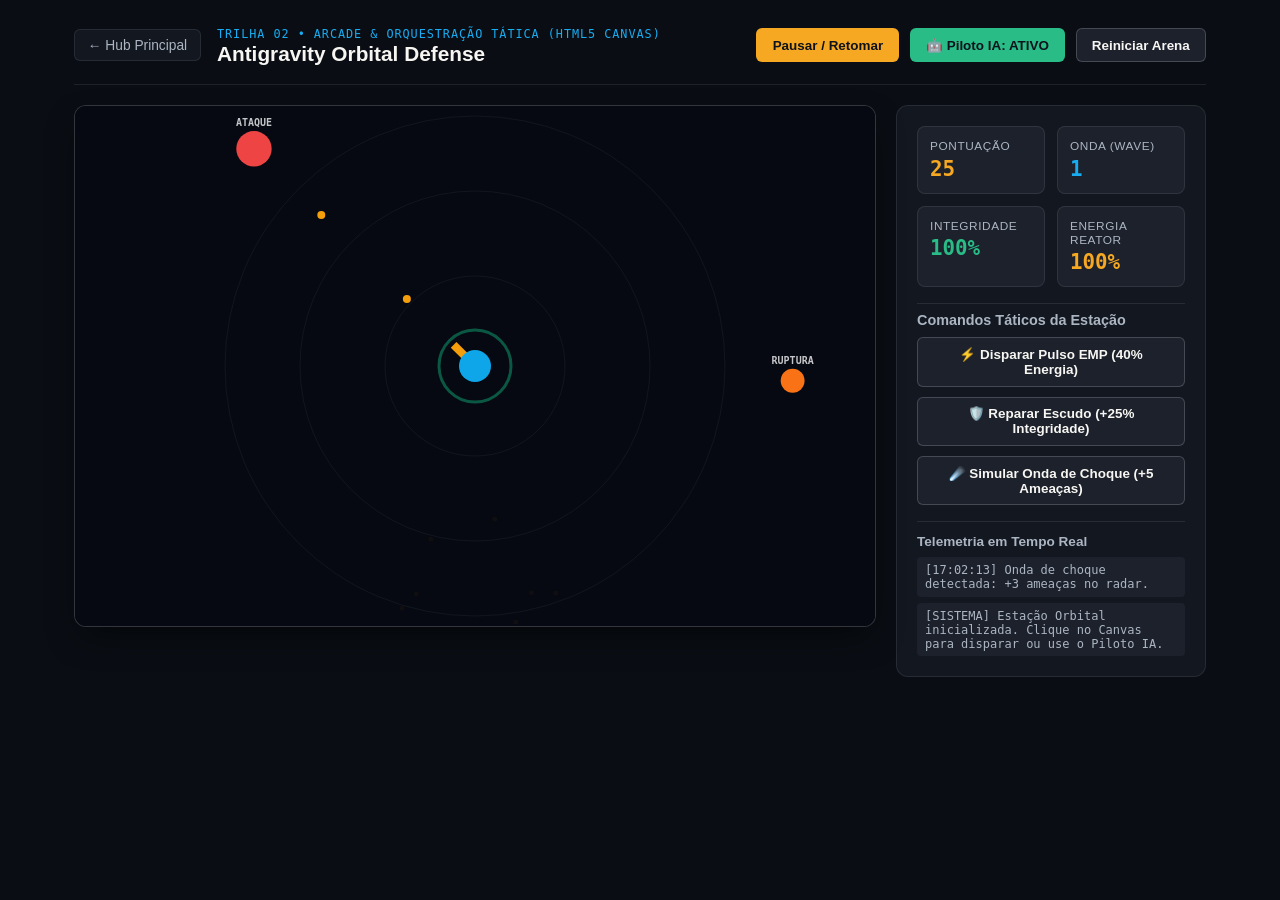
<file: tracks/02-orbital-defense/index.html>
<!DOCTYPE html>
<html lang="pt-BR">
<head>
  <meta charset="UTF-8" />
  <meta name="viewport" content="width=device-width, initial-scale=1.0" />
  <meta name="description" content="Trilha 2: Antigravity Orbital Defense — Jogo Arcade e Estratégia em HTML5 Canvas." />
  <title>Trilha 02: Antigravity Orbital Defense | AI Bootcamp 2026</title>
  <link rel="stylesheet" href="style.css" />
</head>
<body>
  <div class="app-shell">
    <header class="topbar">
      <div class="brand-group">
        <a id="btn-back-hub" href="../../index.html" class="back-link">← Hub Principal</a>
        <div class="title-block">
          <span>TRILHA 02 • ARCADE & ORQUESTRAÇÃO TÁTICA (HTML5 CANVAS)</span>
          <h1>Antigravity Orbital Defense</h1>
        </div>
      </div>
      <div class="controls-bar">
        <button id="btn-start-game" class="btn btn-primary" onclick="toggleGameRunning()">Pausar / Retomar</button>
        <button id="btn-toggle-autopilot" class="btn btn-active-ai" onclick="toggleAutopilot()">🤖 Piloto IA: ATIVO</button>
        <button id="btn-reset-orbital" class="btn" onclick="resetGame()">Reiniciar Arena</button>
      </div>
    </header>

    <main class="arena-layout">
      <div class="canvas-wrapper">
        <canvas id="orbital-canvas" width="800" height="520"></canvas>
      </div>

      <aside class="hud-sidebar">
        <div class="stat-grid">
          <div class="stat-box">
            <div class="stat-label">Pontuação</div>
            <div id="stat-score" class="stat-value" style="color: var(--amber);">0</div>
          </div>
          <div class="stat-box">
            <div class="stat-label">Onda (Wave)</div>
            <div id="stat-wave" class="stat-value" style="color: var(--cyan);">1</div>
          </div>
          <div class="stat-box">
            <div class="stat-label">Integridade</div>
            <div id="stat-hull" class="stat-value" style="color: var(--emerald);">100%</div>
          </div>
          <div class="stat-box">
            <div class="stat-label">Energia Reator</div>
            <div id="stat-energy" class="stat-value" style="color: var(--amber);">100%</div>
          </div>
        </div>

        <div class="tactical-actions">
          <h2>Comandos Táticos da Estação</h2>
          <button id="btn-emp-blast" class="btn" onclick="triggerEmpBlast()">
            ⚡ Disparar Pulso EMP (40% Energia)
          </button>
          <button id="btn-overcharge-shield" class="btn" onclick="repairShield()">
            🛡️ Reparar Escudo (+25% Integridade)
          </button>
          <button id="btn-spawn-wave" class="btn" onclick="spawnThreatWave(5)">
            ☄️ Simular Onda de Choque (+5 Ameaças)
          </button>
        </div>

        <div class="telemetry-log">
          <h3>Telemetria em Tempo Real</h3>
          <div id="combat-log" class="log-entries">
            <div>[SISTEMA] Estação Orbital inicializada. Clique no Canvas para disparar ou use o Piloto IA.</div>
          </div>
        </div>
      </aside>
    </main>
  </div>

  <script src="game.js"></script>
</body>
</html>
</file>
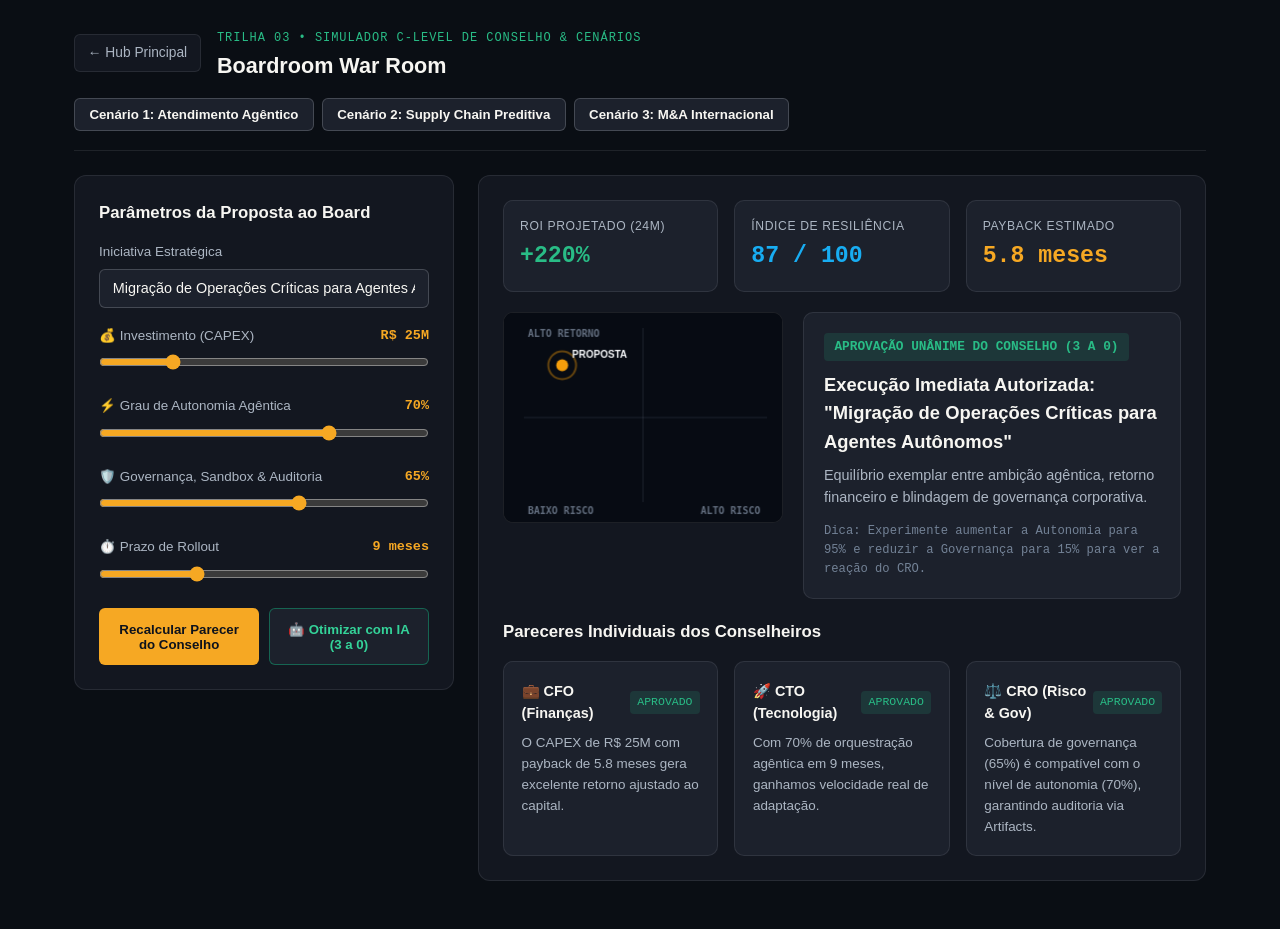
<file: tracks/03-boardroom-simulator/index.html>
<!DOCTYPE html>
<html lang="pt-BR">
<head>
  <meta charset="UTF-8" />
  <meta name="viewport" content="width=device-width, initial-scale=1.0" />
  <meta name="description" content="Trilha 3: Boardroom War Room — Simulador de Conselho de Administração e Estresse Estratégico." />
  <title>Trilha 03: Boardroom War Room | AI Bootcamp 2026</title>
  <link rel="stylesheet" href="style.css" />
</head>
<body>
  <div class="app-shell">
    <header class="topbar">
      <div class="brand-group">
        <a id="btn-back-hub" href="../../index.html" class="back-link">← Hub Principal</a>
        <div class="title-block">
          <span>TRILHA 03 • SIMULADOR C-LEVEL DE CONSELHO & CENÁRIOS</span>
          <h1>Boardroom War Room</h1>
        </div>
      </div>
      <div class="presets-bar">
        <button id="btn-preset-1" class="btn" onclick="loadPreset(0)">Cenário 1: Atendimento Agêntico</button>
        <button id="btn-preset-2" class="btn" onclick="loadPreset(1)">Cenário 2: Supply Chain Preditiva</button>
        <button id="btn-preset-3" class="btn" onclick="loadPreset(2)">Cenário 3: M&A Internacional</button>
      </div>
    </header>

    <main class="warroom-grid">
      <!-- Left Column: Levers -->
      <section class="panel" aria-label="Alavancas da Decisão Estratégica">
        <h2>Parâmetros da Proposta ao Board</h2>

        <div class="field-group">
          <label class="field-label" for="input-initiative">
            <span>Iniciativa Estratégica</span>
          </label>
          <input
            id="input-initiative"
            type="text"
            value="Migração de Operações Críticas para Agentes Autônomos"
            oninput="runSimulation()"
          />
        </div>

        <div class="field-group">
          <label class="field-label" for="slider-capex">
            <span>💰 Investimento (CAPEX)</span>
            <span id="lbl-capex" class="field-value">R$ 25M</span>
          </label>
          <input id="slider-capex" type="range" min="5" max="100" step="5" value="25" oninput="runSimulation()" />
        </div>

        <div class="field-group">
          <label class="field-label" for="slider-autonomy">
            <span>⚡ Grau de Autonomia Agêntica</span>
            <span id="lbl-autonomy" class="field-value">70%</span>
          </label>
          <input id="slider-autonomy" type="range" min="10" max="95" step="5" value="70" oninput="runSimulation()" />
        </div>

        <div class="field-group">
          <label class="field-label" for="slider-governance">
            <span>🛡️ Governança, Sandbox & Auditoria</span>
            <span id="lbl-governance" class="field-value">65%</span>
          </label>
          <input id="slider-governance" type="range" min="10" max="100" step="5" value="65" oninput="runSimulation()" />
        </div>

        <div class="field-group">
          <label class="field-label" for="slider-timeline">
            <span>⏱️ Prazo de Rollout</span>
            <span id="lbl-timeline" class="field-value">9 meses</span>
          </label>
          <input id="slider-timeline" type="range" min="3" max="24" step="1" value="9" oninput="runSimulation()" />
        </div>

        <div style="display: flex; gap: 0.6rem; margin-top: 0.5rem; flex-wrap: wrap;">
          <button id="btn-run-simulation" class="btn btn-primary" style="flex: 1; padding: 0.8rem;" onclick="runSimulation()">
            Recalcular Parecer do Conselho
          </button>
          <button id="btn-optimize-ai" class="btn" style="flex: 1; padding: 0.8rem; border-color: rgba(16, 185, 129, 0.45); color: #34d399;" onclick="optimizeWithAI()">
            🤖 Otimizar com IA (3 a 0)
          </button>
        </div>
      </section>

      <!-- Right Column: Simulation Output -->
      <section class="panel" aria-live="polite">
        <div class="kpis-row">
          <div class="kpi-box">
            <div class="kpi-label">ROI Projetado (24m)</div>
            <div id="kpi-roi" class="kpi-num" style="color: var(--emerald);">+184%</div>
          </div>
          <div class="kpi-box">
            <div class="kpi-label">Índice de Resiliência</div>
            <div id="kpi-survival" class="kpi-num" style="color: var(--cyan);">78 / 100</div>
          </div>
          <div class="kpi-box">
            <div class="kpi-label">Payback Estimado</div>
            <div id="kpi-payback" class="kpi-num" style="color: var(--amber);">7.5 meses</div>
          </div>
        </div>

        <div class="matrix-and-verdict">
          <canvas id="boardroom-canvas" width="280" height="210"></canvas>
          <div class="verdict-card">
            <div>
              <span id="verdict-badge" class="verdict-status status-approved">APROVADO PELO CONSELHO (3 A 0)</span>
              <h3 id="verdict-title" style="font-size: 1.15rem; margin-bottom: 0.45rem;">Proposta Equilibrada com Alta Alavancagem</h3>
              <p id="verdict-summary" style="font-size: 0.9rem; color: var(--text-secondary);"></p>
            </div>
            <div style="font-family: var(--font-mono); font-size: 0.76rem; color: var(--text-muted); margin-top: 0.85rem;">
              Dica: Experimente aumentar a Autonomia para 95% e reduzir a Governança para 15% para ver a reação do CRO.
            </div>
          </div>
        </div>

        <h2>Pareceres Individuais dos Conselheiros</h2>
        <div class="advisors-grid">
          <div class="advisor-card" id="advisor-cfo">
            <div class="advisor-header">
              <span class="advisor-role">💼 CFO (Finanças)</span>
              <span id="vote-cfo" class="advisor-vote status-approved">FAVORÁVEL</span>
            </div>
            <p id="text-cfo" class="advisor-text"></p>
          </div>

          <div class="advisor-card" id="advisor-cto">
            <div class="advisor-header">
              <span class="advisor-role">🚀 CTO (Tecnologia)</span>
              <span id="vote-cto" class="advisor-vote status-approved">FAVORÁVEL</span>
            </div>
            <p id="text-cto" class="advisor-text"></p>
          </div>

          <div class="advisor-card" id="advisor-cro">
            <div class="advisor-header">
              <span class="advisor-role">⚖️ CRO (Risco & Gov)</span>
              <span id="vote-cro" class="advisor-vote status-approved">FAVORÁVEL</span>
            </div>
            <p id="text-cro" class="advisor-text"></p>
          </div>
        </div>
      </section>
    </main>
  </div>

  <script src="app.js"></script>
</body>
</html>
</file>
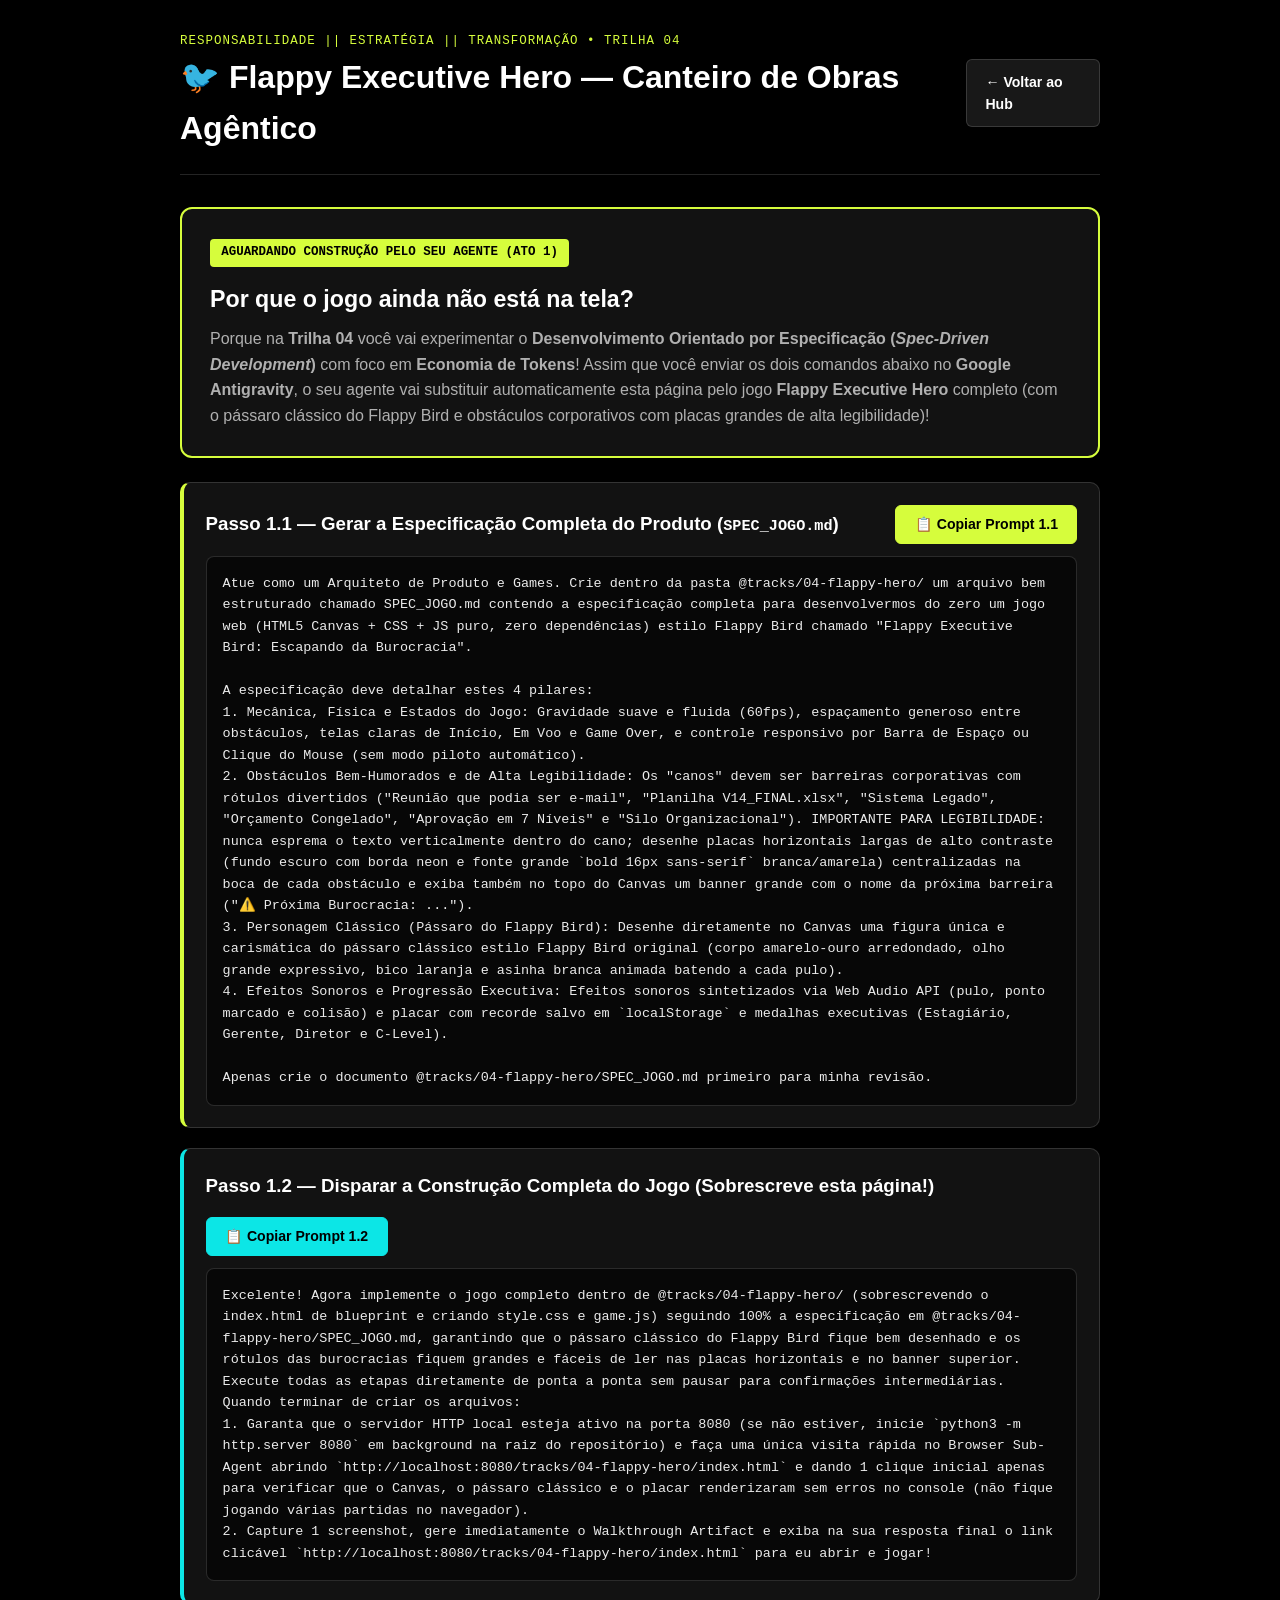
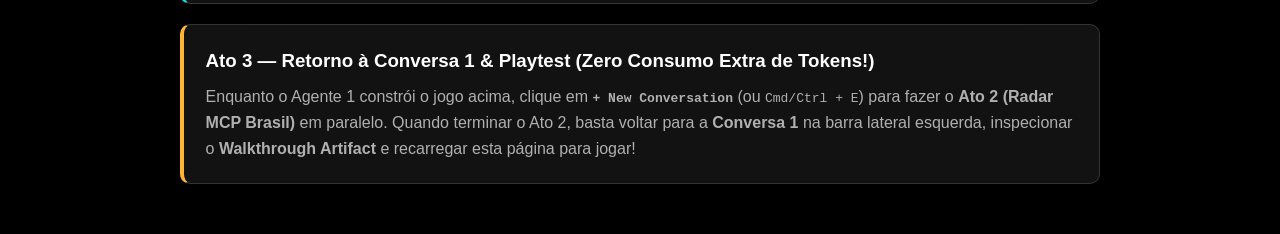
<file: tracks/04-flappy-hero/index.html>
<!DOCTYPE html>
<html lang="pt-BR">
<head>
  <meta charset="UTF-8" />
  <meta name="viewport" content="width=device-width, initial-scale=1.0" />
  <title>Trilha 04: Flappy Executive Hero (Blueprint) | AI Bootcamp 2026</title>
  <style>
    :root {
      --bg: #000000;
      --card: #121212;
      --card-alt: #181818;
      --border: rgba(255, 255, 255, 0.14);
      --lime: #D6FD3C;
      --cyan: #0CE6E6;
      --amber: #FFB635;
      --text: #FFFFFF;
      --muted: #B0B0B0;
      --font: 'Inter', -apple-system, BlinkMacSystemFont, 'Segoe UI', Arial, sans-serif;
      --mono: 'Consolas', 'JetBrains Mono', monospace;
    }
    * { box-sizing: border-box; margin: 0; padding: 0; }
    body {
      background: var(--bg);
      color: var(--text);
      font-family: var(--font);
      min-height: 100vh;
      padding: 2rem 1.5rem;
      line-height: 1.6;
    }
    .wrap { max-width: 920px; margin: 0 auto; }
    .topbar {
      display: flex;
      justify-content: space-between;
      align-items: center;
      padding-bottom: 1.25rem;
      margin-bottom: 2rem;
      border-bottom: 1px solid var(--border);
    }
    .eyebrow {
      font-family: var(--mono);
      font-size: 0.78rem;
      color: var(--lime);
      text-transform: uppercase;
      letter-spacing: 0.08em;
    }
    .btn {
      display: inline-flex;
      align-items: center;
      gap: 0.5rem;
      padding: 0.65rem 1.15rem;
      border-radius: 6px;
      border: 1px solid var(--border);
      background: var(--card-alt);
      color: var(--text);
      font-weight: 700;
      font-size: 0.88rem;
      cursor: pointer;
      text-decoration: none;
    }
    .btn-lime {
      background: var(--lime);
      color: #000000;
      border-color: var(--lime);
    }
    .btn-cyan {
      background: var(--cyan);
      color: #000000;
      border-color: var(--cyan);
    }
    .hero-banner {
      background: var(--card);
      border: 2px solid var(--lime);
      border-radius: 12px;
      padding: 1.75rem;
      margin-bottom: 1.5rem;
    }
    .status-pill {
      display: inline-block;
      background: var(--lime);
      color: #000;
      font-family: var(--mono);
      font-weight: 700;
      font-size: 0.78rem;
      padding: 0.25rem 0.7rem;
      border-radius: 4px;
      margin-bottom: 0.85rem;
    }
    .step-card {
      background: var(--card);
      border: 1px solid var(--border);
      border-left: 4px solid var(--cyan);
      border-radius: 10px;
      padding: 1.35rem;
      margin-bottom: 1.25rem;
    }
    .prompt-pre {
      background: #070707;
      border: 1px solid var(--border);
      border-radius: 8px;
      padding: 1rem;
      font-family: var(--mono);
      font-size: 0.84rem;
      color: #EBEBEB;
      white-space: pre-wrap;
      margin-top: 0.75rem;
    }
    .header-row {
      display: flex;
      justify-content: space-between;
      align-items: center;
      gap: 1rem;
      flex-wrap: wrap;
    }
  </style>
</head>
<body>
  <div class="wrap">
    <header class="topbar">
      <div>
        <div class="eyebrow">RESPONSABILIDADE || ESTRATÉGIA || TRANSFORMAÇÃO • TRILHA 04</div>
        <h1>🐦 Flappy Executive Hero — Canteiro de Obras Agêntico</h1>
      </div>
      <div style="display: flex; gap: 0.6rem;">
        <a href="../../index.html" class="btn">← Voltar ao Hub</a>
      </div>
    </header>

    <section class="hero-banner">
      <span class="status-pill">AGUARDANDO CONSTRUÇÃO PELO SEU AGENTE (ATO 1)</span>
      <h2 style="font-size: 1.45rem; margin-bottom: 0.5rem;">Por que o jogo ainda não está na tela?</h2>
      <p style="color: var(--muted);">
        Porque na <strong>Trilha 04</strong> você vai experimentar o <strong>Desenvolvimento Orientado por Especificação (<em>Spec-Driven Development</em>)</strong> com foco em <strong>Economia de Tokens</strong>! Assim que você enviar os dois comandos abaixo no <strong>Google Antigravity</strong>, o seu agente vai substituir automaticamente esta página pelo jogo <strong>Flappy Executive Hero</strong> completo (com o pássaro clássico do Flappy Bird e obstáculos corporativos com placas grandes de alta legibilidade)!
      </p>
    </section>

    <div class="step-card" style="border-left-color: var(--lime);">
      <div class="header-row">
        <h3>Passo 1.1 — Gerar a Especificação Completa do Produto (<code>SPEC_JOGO.md</code>)</h3>
        <button class="btn btn-lime" onclick="copyPrompt('p1', this)">📋 Copiar Prompt 1.1</button>
      </div>
      <div id="p1" class="prompt-pre">Atue como um Arquiteto de Produto e Games. Crie dentro da pasta @tracks/04-flappy-hero/ um arquivo bem estruturado chamado SPEC_JOGO.md contendo a especificação completa para desenvolvermos do zero um jogo web (HTML5 Canvas + CSS + JS puro, zero dependências) estilo Flappy Bird chamado "Flappy Executive Bird: Escapando da Burocracia".

A especificação deve detalhar estes 4 pilares:
1. Mecânica, Física e Estados do Jogo: Gravidade suave e fluida (60fps), espaçamento generoso entre obstáculos, telas claras de Início, Em Voo e Game Over, e controle responsivo por Barra de Espaço ou Clique do Mouse (sem modo piloto automático).
2. Obstáculos Bem-Humorados e de Alta Legibilidade: Os "canos" devem ser barreiras corporativas com rótulos divertidos ("Reunião que podia ser e-mail", "Planilha V14_FINAL.xlsx", "Sistema Legado", "Orçamento Congelado", "Aprovação em 7 Níveis" e "Silo Organizacional"). IMPORTANTE PARA LEGIBILIDADE: nunca esprema o texto verticalmente dentro do cano; desenhe placas horizontais largas de alto contraste (fundo escuro com borda neon e fonte grande `bold 16px sans-serif` branca/amarela) centralizadas na boca de cada obstáculo e exiba também no topo do Canvas um banner grande com o nome da próxima barreira ("⚠️ Próxima Burocracia: ...").
3. Personagem Clássico (Pássaro do Flappy Bird): Desenhe diretamente no Canvas uma figura única e carismática do pássaro clássico estilo Flappy Bird original (corpo amarelo-ouro arredondado, olho grande expressivo, bico laranja e asinha branca animada batendo a cada pulo).
4. Efeitos Sonoros e Progressão Executiva: Efeitos sonoros sintetizados via Web Audio API (pulo, ponto marcado e colisão) e placar com recorde salvo em `localStorage` e medalhas executivas (Estagiário, Gerente, Diretor e C-Level).

Apenas crie o documento @tracks/04-flappy-hero/SPEC_JOGO.md primeiro para minha revisão.</div>
    </div>

    <div class="step-card" style="border-left-color: var(--cyan);">
      <div class="header-row">
        <h3>Passo 1.2 — Disparar a Construção Completa do Jogo (Sobrescreve esta página!)</h3>
        <button class="btn btn-cyan" onclick="copyPrompt('p2', this)">📋 Copiar Prompt 1.2</button>
      </div>
      <div id="p2" class="prompt-pre">Excelente! Agora implemente o jogo completo dentro de @tracks/04-flappy-hero/ (sobrescrevendo o index.html de blueprint e criando style.css e game.js) seguindo 100% a especificação em @tracks/04-flappy-hero/SPEC_JOGO.md, garantindo que o pássaro clássico do Flappy Bird fique bem desenhado e os rótulos das burocracias fiquem grandes e fáceis de ler nas placas horizontais e no banner superior. Execute todas as etapas diretamente de ponta a ponta sem pausar para confirmações intermediárias.
Quando terminar de criar os arquivos:
1. Garanta que o servidor HTTP local esteja ativo na porta 8080 (se não estiver, inicie `python3 -m http.server 8080` em background na raiz do repositório) e faça uma única visita rápida no Browser Sub-Agent abrindo `http://localhost:8080/tracks/04-flappy-hero/index.html` e dando 1 clique inicial apenas para verificar que o Canvas, o pássaro clássico e o placar renderizaram sem erros no console (não fique jogando várias partidas no navegador).
2. Capture 1 screenshot, gere imediatamente o Walkthrough Artifact e exiba na sua resposta final o link clicável `http://localhost:8080/tracks/04-flappy-hero/index.html` para eu abrir e jogar!</div>
    </div>

    <div class="step-card" style="border-left-color: var(--amber);">
      <div class="header-row">
        <h3>Ato 3 — Retorno à Conversa 1 &amp; Playtest (Zero Consumo Extra de Tokens!)</h3>
      </div>
      <p style="color: var(--muted); margin-top: 0.5rem;">
        Enquanto o Agente 1 constrói o jogo acima, clique em <strong><code>+ New Conversation</code></strong> (ou <code>Cmd/Ctrl + E</code>) para fazer o <strong>Ato 2 (Radar MCP Brasil)</strong> em paralelo. Quando terminar o Ato 2, basta voltar para a <strong>Conversa 1</strong> na barra lateral esquerda, inspecionar o <strong>Walkthrough Artifact</strong> e recarregar esta página para jogar!
      </p>
    </div>
  </div>

  <script>
    function copyPrompt(id, btn) {
      const txt = document.getElementById(id).textContent;
      navigator.clipboard.writeText(txt).then(() => {
        const old = btn.textContent;
        btn.textContent = "✅ Copiado! Cole no Antigravity";
        setTimeout(() => { btn.textContent = old; }, 2000);
      });
    }
  </script>
</body>
</html>
</file>
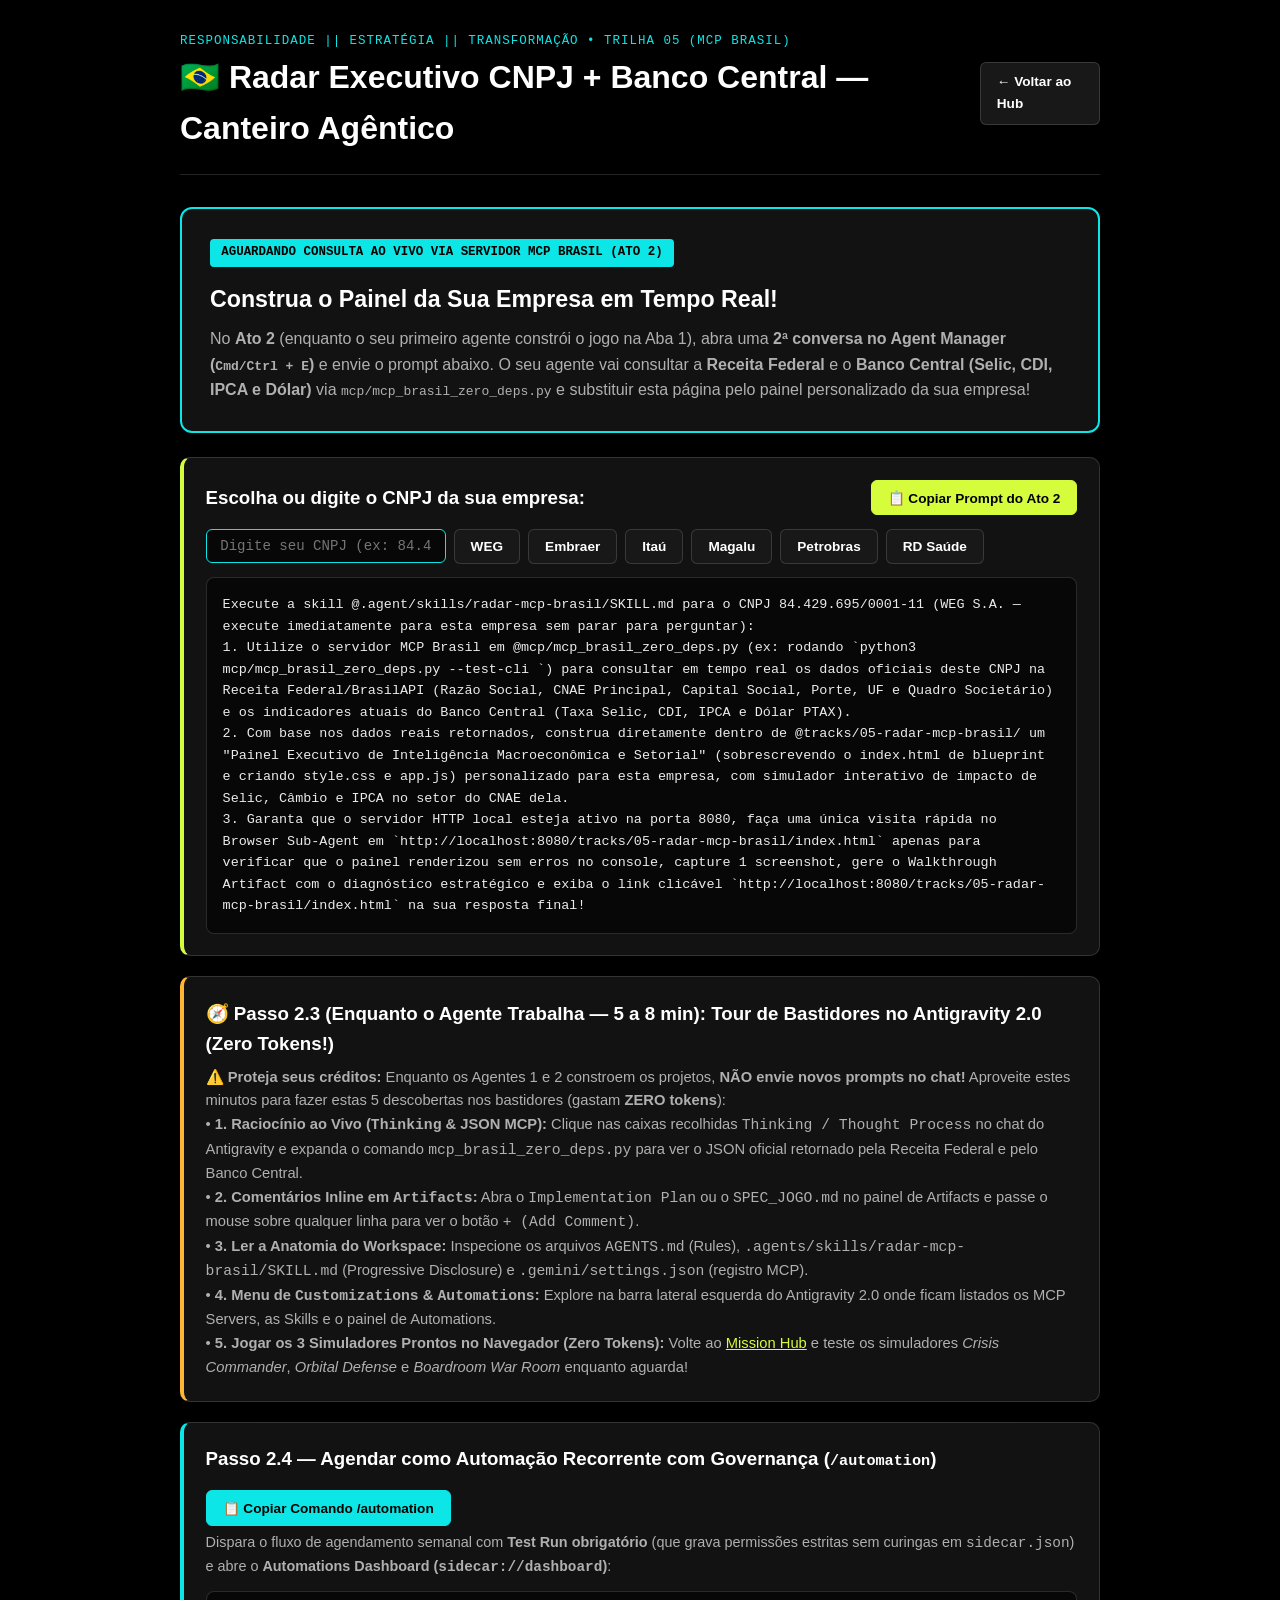
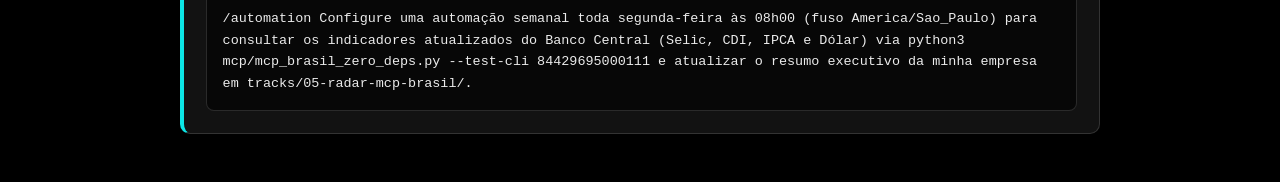
<file: tracks/05-radar-mcp-brasil/index.html>
<!DOCTYPE html>
<html lang="pt-BR">
<head>
  <meta charset="UTF-8" />
  <meta name="viewport" content="width=device-width, initial-scale=1.0" />
  <title>Trilha 05: Radar Executivo MCP Brasil (Blueprint) | AI Bootcamp 2026</title>
  <style>
    :root {
      --bg: #000000;
      --card: #121212;
      --card-alt: #181818;
      --border: rgba(255, 255, 255, 0.14);
      --lime: #D6FD3C;
      --cyan: #0CE6E6;
      --amber: #FFB635;
      --text: #FFFFFF;
      --muted: #B0B0B0;
      --font: 'Inter', -apple-system, BlinkMacSystemFont, 'Segoe UI', Arial, sans-serif;
      --mono: 'Consolas', 'JetBrains Mono', monospace;
    }
    * { box-sizing: border-box; margin: 0; padding: 0; }
    body {
      background: var(--bg);
      color: var(--text);
      font-family: var(--font);
      min-height: 100vh;
      padding: 2rem 1.5rem;
      line-height: 1.6;
    }
    .wrap { max-width: 920px; margin: 0 auto; }
    .topbar {
      display: flex;
      justify-content: space-between;
      align-items: center;
      padding-bottom: 1.25rem;
      margin-bottom: 2rem;
      border-bottom: 1px solid var(--border);
    }
    .eyebrow {
      font-family: var(--mono);
      font-size: 0.78rem;
      color: var(--cyan);
      text-transform: uppercase;
      letter-spacing: 0.08em;
    }
    .btn {
      display: inline-flex;
      align-items: center;
      gap: 0.45rem;
      padding: 0.55rem 1rem;
      border-radius: 6px;
      border: 1px solid var(--border);
      background: var(--card-alt);
      color: var(--text);
      font-weight: 700;
      font-size: 0.85rem;
      cursor: pointer;
      text-decoration: none;
    }
    .btn-cyan {
      background: var(--cyan);
      color: #000000;
      border-color: var(--cyan);
    }
    .btn-lime {
      background: var(--lime);
      color: #000000;
      border-color: var(--lime);
    }
    .hero-banner {
      background: var(--card);
      border: 2px solid var(--cyan);
      border-radius: 12px;
      padding: 1.75rem;
      margin-bottom: 1.5rem;
    }
    .status-pill {
      display: inline-block;
      background: var(--cyan);
      color: #000;
      font-family: var(--mono);
      font-weight: 700;
      font-size: 0.78rem;
      padding: 0.25rem 0.7rem;
      border-radius: 4px;
      margin-bottom: 0.85rem;
    }
    .step-card {
      background: var(--card);
      border: 1px solid var(--border);
      border-left: 4px solid var(--lime);
      border-radius: 10px;
      padding: 1.35rem;
      margin-bottom: 1.25rem;
    }
    .prompt-pre {
      background: #070707;
      border: 1px solid var(--border);
      border-radius: 8px;
      padding: 1rem;
      font-family: var(--mono);
      font-size: 0.84rem;
      color: #EBEBEB;
      white-space: pre-wrap;
      margin-top: 0.75rem;
    }
    .cnpj-bar {
      display: flex;
      flex-wrap: wrap;
      gap: 0.5rem;
      margin: 0.85rem 0;
      align-items: center;
    }
    input.cnpj-input {
      background: #070707;
      color: var(--lime);
      border: 1px solid var(--cyan);
      border-radius: 6px;
      padding: 0.5rem 0.85rem;
      font-family: var(--mono);
      font-size: 0.88rem;
      min-width: 240px;
    }
  </style>
</head>
<body>
  <div class="wrap">
    <header class="topbar">
      <div>
        <div class="eyebrow">RESPONSABILIDADE || ESTRATÉGIA || TRANSFORMAÇÃO • TRILHA 05 (MCP BRASIL)</div>
        <h1>🇧🇷 Radar Executivo CNPJ + Banco Central — Canteiro Agêntico</h1>
      </div>
      <a href="../../index.html" class="btn">← Voltar ao Hub</a>
    </header>

    <section class="hero-banner">
      <span class="status-pill">AGUARDANDO CONSULTA AO VIVO VIA SERVIDOR MCP BRASIL (ATO 2)</span>
      <h2 style="font-size: 1.45rem; margin-bottom: 0.5rem;">Construa o Painel da Sua Empresa em Tempo Real!</h2>
      <p style="color: var(--muted);">
        No <strong>Ato 2</strong> (enquanto o seu primeiro agente constrói o jogo na Aba 1), abra uma <strong>2ª conversa no Agent Manager (<code>Cmd/Ctrl + E</code>)</strong> e envie o prompt abaixo. O seu agente vai consultar a <strong>Receita Federal</strong> e o <strong>Banco Central (Selic, CDI, IPCA e Dólar)</strong> via <code>mcp/mcp_brasil_zero_deps.py</code> e substituir esta página pelo painel personalizado da sua empresa!
      </p>
    </section>

    <div class="step-card">
      <div style="display: flex; justify-content: space-between; align-items: center; flex-wrap: wrap; gap: 1rem;">
        <h3>Escolha ou digite o CNPJ da sua empresa:</h3>
        <button class="btn btn-lime" onclick="copyPrompt('p-mcp', this)">📋 Copiar Prompt do Ato 2</button>
      </div>

      <div class="cnpj-bar">
        <input id="cnpj-field" class="cnpj-input" type="text" placeholder="Digite seu CNPJ (ex: 84.429.695/0001-11)" oninput="updateCnpj(this.value)" />
        <button class="btn" onclick="updateCnpj('84.429.695/0001-11 (WEG S.A.)')">WEG</button>
        <button class="btn" onclick="updateCnpj('07.689.002/0001-89 (Embraer S.A.)')">Embraer</button>
        <button class="btn" onclick="updateCnpj('60.872.504/0001-23 (Itaú Unibanco Holding)')">Itaú</button>
        <button class="btn" onclick="updateCnpj('47.960.950/0001-21 (Magazine Luiza)')">Magalu</button>
        <button class="btn" onclick="updateCnpj('33.000.167/0001-01 (Petrobras)')">Petrobras</button>
        <button class="btn" onclick="updateCnpj('61.585.865/0001-51 (RD Saúde / Raia Drogasil)')">RD Saúde</button>
      </div>

      <div id="p-mcp" class="prompt-pre">Execute a skill @.agent/skills/radar-mcp-brasil/SKILL.md para o CNPJ 84.429.695/0001-11 (WEG S.A. — execute imediatamente para esta empresa sem parar para perguntar):
1. Utilize o servidor MCP Brasil em @mcp/mcp_brasil_zero_deps.py (ex: rodando `python3 mcp/mcp_brasil_zero_deps.py --test-cli <OS_14_DIGITOS_DO_CNPJ_ACIMA>`) para consultar em tempo real os dados oficiais deste CNPJ na Receita Federal/BrasilAPI (Razão Social, CNAE Principal, Capital Social, Porte, UF e Quadro Societário) e os indicadores atuais do Banco Central (Taxa Selic, CDI, IPCA e Dólar PTAX).
2. Com base nos dados reais retornados, construa diretamente dentro de @tracks/05-radar-mcp-brasil/ um "Painel Executivo de Inteligência Macroeconômica e Setorial" (sobrescrevendo o index.html de blueprint e criando style.css e app.js) personalizado para esta empresa, com simulador interativo de impacto de Selic, Câmbio e IPCA no setor do CNAE dela.
3. Garanta que o servidor HTTP local esteja ativo na porta 8080, faça uma única visita rápida no Browser Sub-Agent em `http://localhost:8080/tracks/05-radar-mcp-brasil/index.html` apenas para verificar que o painel renderizou sem erros no console, capture 1 screenshot, gere o Walkthrough Artifact com o diagnóstico estratégico e exiba o link clicável `http://localhost:8080/tracks/05-radar-mcp-brasil/index.html` na sua resposta final!</div>
    </div>

    <div class="step-card" style="border-left-color: var(--amber);">
      <h3>🧭 Passo 2.3 (Enquanto o Agente Trabalha — 5 a 8 min): Tour de Bastidores no Antigravity 2.0 (Zero Tokens!)</h3>
      <p style="color: var(--muted); font-size: 0.92rem; margin-top: 0.45rem;">
        ⚠️ <strong>Proteja seus créditos:</strong> Enquanto os Agentes 1 e 2 constroem os projetos, <strong>NÃO envie novos prompts no chat!</strong> Aproveite estes minutos para fazer estas 5 descobertas nos bastidores (gastam <strong>ZERO tokens</strong>):<br/>
        • <strong>1. Raciocínio ao Vivo (<code>Thinking</code> &amp; JSON MCP):</strong> Clique nas caixas recolhidas <code>Thinking / Thought Process</code> no chat do Antigravity e expanda o comando <code>mcp_brasil_zero_deps.py</code> para ver o JSON oficial retornado pela Receita Federal e pelo Banco Central.<br/>
        • <strong>2. Comentários Inline em <code>Artifacts</code>:</strong> Abra o <code>Implementation Plan</code> ou o <code>SPEC_JOGO.md</code> no painel de Artifacts e passe o mouse sobre qualquer linha para ver o botão <code>+ (Add Comment)</code>.<br/>
        • <strong>3. Ler a Anatomia do Workspace:</strong> Inspecione os arquivos <code>AGENTS.md</code> (Rules), <code>.agents/skills/radar-mcp-brasil/SKILL.md</code> (Progressive Disclosure) e <code>.gemini/settings.json</code> (registro MCP).<br/>
        • <strong>4. Menu de <code>Customizations</code> &amp; <code>Automations</code>:</strong> Explore na barra lateral esquerda do Antigravity 2.0 onde ficam listados os MCP Servers, as Skills e o painel de Automations.<br/>
        • <strong>5. Jogar os 3 Simuladores Prontos no Navegador (Zero Tokens):</strong> Volte ao <a href="../../index.html" style="color: var(--lime);">Mission Hub</a> e teste os simuladores <em>Crisis Commander</em>, <em>Orbital Defense</em> e <em>Boardroom War Room</em> enquanto aguarda!
      </p>
    </div>

    <div class="step-card" style="border-left-color: var(--cyan);">
      <div style="display: flex; justify-content: space-between; align-items: center; flex-wrap: wrap; gap: 1rem;">
        <h3>Passo 2.4 — Agendar como Automação Recorrente com Governança (<code>/automation</code>)</h3>
        <button class="btn btn-cyan" onclick="copyPrompt('p-auto', this)">📋 Copiar Comando /automation</button>
      </div>
      <p style="color: var(--muted); font-size: 0.9rem; margin-top: 0.35rem;">
        Dispara o fluxo de agendamento semanal com <strong>Test Run obrigatório</strong> (que grava permissões estritas sem curingas em <code>sidecar.json</code>) e abre o <strong>Automations Dashboard (<code>sidecar://dashboard</code>)</strong>:
      </p>
      <div id="p-auto" class="prompt-pre">/automation Configure uma automação semanal toda segunda-feira às 08h00 (fuso America/Sao_Paulo) para consultar os indicadores atualizados do Banco Central (Selic, CDI, IPCA e Dólar) via python3 mcp/mcp_brasil_zero_deps.py --test-cli 84429695000111 e atualizar o resumo executivo da minha empresa em tracks/05-radar-mcp-brasil/.</div>
    </div>
  </div>

  <script>
    function updateCnpj(val) {
      const target = val && val.trim() ? val.trim() : "84.429.695/0001-11 (WEG S.A.)";
      const rawDigits = (target.match(/\d/g) || []).join('');
      const cliArg = rawDigits.length === 14 ? rawDigits : `"${target.replace(/["'`]/g, '')}"`;
      document.getElementById("p-mcp").textContent =
`Execute a skill @.agent/skills/radar-mcp-brasil/SKILL.md para o CNPJ ${target} (execute imediatamente para esta empresa sem parar para perguntar):
1. Utilize o servidor MCP Brasil em @mcp/mcp_brasil_zero_deps.py (ex: rodando \`python3 mcp/mcp_brasil_zero_deps.py --test-cli ${cliArg}\`) para consultar em tempo real os dados oficiais deste CNPJ na Receita Federal/BrasilAPI (Razão Social, CNAE Principal, Capital Social, Porte, UF e Quadro Societário) e os indicadores atuais do Banco Central (Taxa Selic, CDI, IPCA e Dólar PTAX).
2. Com base nos dados reais retornados, construa diretamente dentro de @tracks/05-radar-mcp-brasil/ um "Painel Executivo de Inteligência Macroeconômica e Setorial" (sobrescrevendo o index.html de blueprint e criando style.css e app.js) personalizado para esta empresa, com simulador interativo de impacto de Selic, Câmbio e IPCA no setor do CNAE dela.
3. Garanta que o servidor HTTP local esteja ativo na porta 8080, faça uma única visita rápida no Browser Sub-Agent em \`http://localhost:8080/tracks/05-radar-mcp-brasil/index.html\` apenas para verificar que o painel renderizou sem erros no console, capture 1 screenshot, gere o Walkthrough Artifact com o diagnóstico estratégico e exiba o link clicável \`http://localhost:8080/tracks/05-radar-mcp-brasil/index.html\` na sua resposta final!`;
      document.getElementById("p-auto").textContent =
`/automation Configure uma automação semanal toda segunda-feira às 08h00 (fuso America/Sao_Paulo) para consultar os indicadores atualizados do Banco Central (Selic, CDI, IPCA e Dólar) e os dados do CNPJ ${target} via python3 mcp/mcp_brasil_zero_deps.py --test-cli ${cliArg} e atualizar o resumo executivo da minha empresa em tracks/05-radar-mcp-brasil/.`;
    }

    function copyPrompt(id, btn) {
      const txt = document.getElementById(id).textContent;
      navigator.clipboard.writeText(txt).then(() => {
        const old = btn.textContent;
        btn.textContent = "✅ Copiado! Cole no Antigravity";
        setTimeout(() => { btn.textContent = old; }, 2000);
      });
    }
  </script>
</body>
</html>
</file>
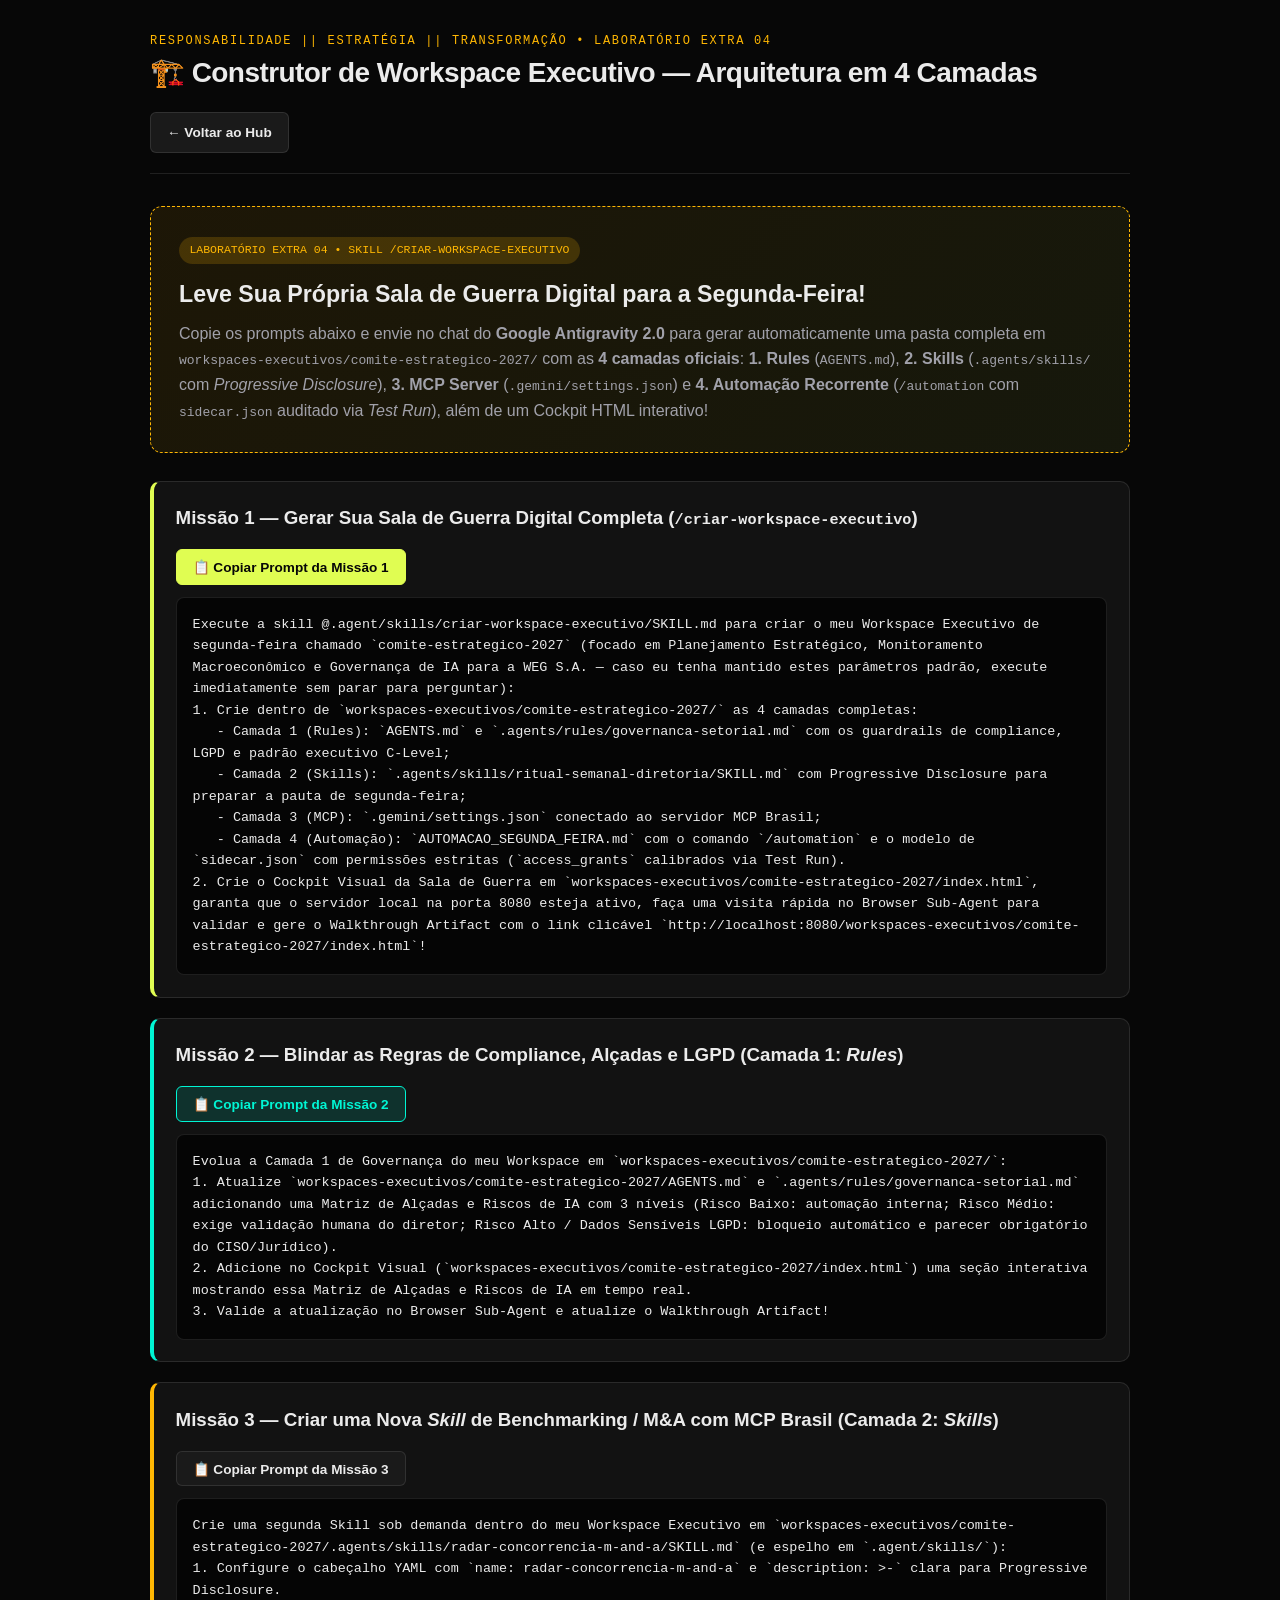
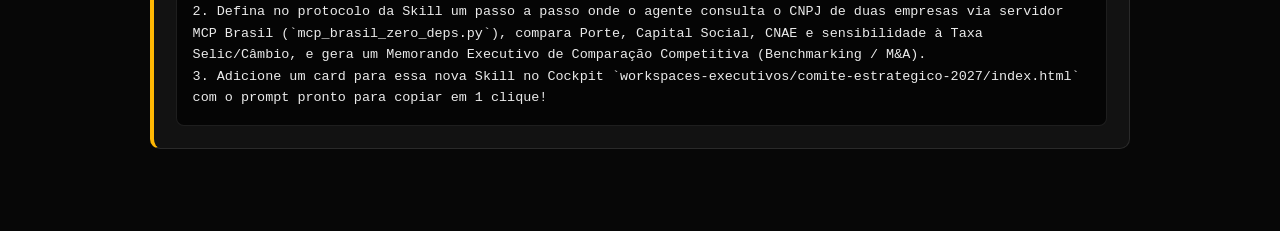
<file: tracks/06-workspace-executivo/index.html>
<!DOCTYPE html>
<html lang="pt-BR">
<head>
  <meta charset="UTF-8" />
  <meta name="viewport" content="width=device-width, initial-scale=1.0" />
  <title>Trilha 06 (Lab Extra 04) — Construtor de Workspace Executivo | AI Bootcamp 2026</title>
  <style>
    :root {
      --bg: #070707;
      --surface: #121212;
      --elevated: #1A1A1A;
      --text: #EBEBEB;
      --muted: #A1A1AA;
      --lime: #E0FD52;
      --cyan: #00F5D4;
      --amber: #FFB703;
      --border: rgba(255,255,255,0.1);
      --mono: 'JetBrains Mono', monospace;
      --sans: 'Inter', -apple-system, BlinkMacSystemFont, sans-serif;
    }
    * { box-sizing: border-box; margin: 0; padding: 0; }
    body {
      background: var(--bg);
      color: var(--text);
      font-family: var(--sans);
      line-height: 1.6;
      padding: 2rem 1.5rem 4rem;
    }
    .wrap { max-width: 980px; margin: 0 auto; }
    .topbar {
      display: flex;
      justify-content: space-between;
      align-items: center;
      padding-bottom: 1.25rem;
      border-bottom: 1px solid var(--border);
      margin-bottom: 2rem;
      flex-wrap: wrap;
      gap: 1rem;
    }
    .eyebrow {
      font-family: var(--mono);
      font-size: 0.75rem;
      letter-spacing: 0.14em;
      color: var(--amber);
      text-transform: uppercase;
    }
    h1 { font-size: 1.75rem; font-weight: 800; letter-spacing: -0.02em; }
    .btn {
      display: inline-flex;
      align-items: center;
      gap: 0.5rem;
      padding: 0.55rem 1rem;
      border-radius: 6px;
      font-weight: 600;
      font-size: 0.85rem;
      text-decoration: none;
      cursor: pointer;
      border: 1px solid var(--border);
      background: var(--elevated);
      color: var(--text);
      transition: 0.18s;
    }
    .btn:hover { border-color: var(--lime); }
    .btn-lime { background: var(--lime); color: #070707; border-color: var(--lime); }
    .btn-cyan { background: rgba(0,245,212,0.14); color: var(--cyan); border-color: var(--cyan); }
    .hero-banner {
      background: linear-gradient(135deg, rgba(255,183,3,0.09), rgba(224,253,82,0.07));
      border: 1px dashed var(--amber);
      border-radius: 12px;
      padding: 1.75rem;
      margin-bottom: 1.75rem;
    }
    .status-pill {
      display: inline-block;
      font-family: var(--mono);
      font-size: 0.72rem;
      padding: 0.25rem 0.65rem;
      border-radius: 99px;
      background: rgba(255,183,3,0.18);
      color: var(--amber);
      margin-bottom: 0.75rem;
    }
    .step-card {
      background: var(--surface);
      border: 1px solid var(--border);
      border-left: 4px solid var(--lime);
      border-radius: 10px;
      padding: 1.35rem;
      margin-bottom: 1.25rem;
    }
    .prompt-pre {
      background: #050505;
      border: 1px solid var(--border);
      border-radius: 8px;
      padding: 1rem;
      font-family: var(--mono);
      font-size: 0.84rem;
      color: #EBEBEB;
      white-space: pre-wrap;
      margin-top: 0.75rem;
    }
    .header-row {
      display: flex;
      justify-content: space-between;
      align-items: center;
      gap: 1rem;
      flex-wrap: wrap;
    }
  </style>
</head>
<body>
  <div class="wrap">
    <header class="topbar">
      <div>
        <div class="eyebrow">RESPONSABILIDADE || ESTRATÉGIA || TRANSFORMAÇÃO • LABORATÓRIO EXTRA 04</div>
        <h1>🏗️ Construtor de Workspace Executivo — Arquitetura em 4 Camadas</h1>
      </div>
      <div style="display: flex; gap: 0.6rem;">
        <a href="../../index.html" class="btn">← Voltar ao Hub</a>
      </div>
    </header>

    <section class="hero-banner">
      <span class="status-pill">LABORATÓRIO EXTRA 04 • SKILL /CRIAR-WORKSPACE-EXECUTIVO</span>
      <h2 style="font-size: 1.45rem; margin-bottom: 0.5rem;">Leve Sua Própria Sala de Guerra Digital para a Segunda-Feira!</h2>
      <p style="color: var(--muted);">
        Copie os prompts abaixo e envie no chat do <strong>Google Antigravity 2.0</strong> para gerar automaticamente uma pasta completa em <code>workspaces-executivos/comite-estrategico-2027/</code> com as <strong>4 camadas oficiais</strong>: <strong>1. Rules</strong> (<code>AGENTS.md</code>), <strong>2. Skills</strong> (<code>.agents/skills/</code> com <em>Progressive Disclosure</em>), <strong>3. MCP Server</strong> (<code>.gemini/settings.json</code>) e <strong>4. Automação Recorrente</strong> (<code>/automation</code> com <code>sidecar.json</code> auditado via <em>Test Run</em>), além de um Cockpit HTML interativo!
      </p>
    </section>

    <div class="step-card" style="border-left-color: var(--lime);">
      <div class="header-row">
        <h3>Missão 1 — Gerar Sua Sala de Guerra Digital Completa (<code>/criar-workspace-executivo</code>)</h3>
        <button class="btn btn-lime" onclick="copyPrompt('p-ws-1', this)">📋 Copiar Prompt da Missão 1</button>
      </div>
      <div id="p-ws-1" class="prompt-pre">Execute a skill @.agent/skills/criar-workspace-executivo/SKILL.md para criar o meu Workspace Executivo de segunda-feira chamado `comite-estrategico-2027` (focado em Planejamento Estratégico, Monitoramento Macroeconômico e Governança de IA para a WEG S.A. — caso eu tenha mantido estes parâmetros padrão, execute imediatamente sem parar para perguntar):
1. Crie dentro de `workspaces-executivos/comite-estrategico-2027/` as 4 camadas completas:
   - Camada 1 (Rules): `AGENTS.md` e `.agents/rules/governanca-setorial.md` com os guardrails de compliance, LGPD e padrão executivo C-Level;
   - Camada 2 (Skills): `.agents/skills/ritual-semanal-diretoria/SKILL.md` com Progressive Disclosure para preparar a pauta de segunda-feira;
   - Camada 3 (MCP): `.gemini/settings.json` conectado ao servidor MCP Brasil;
   - Camada 4 (Automação): `AUTOMACAO_SEGUNDA_FEIRA.md` com o comando `/automation` e o modelo de `sidecar.json` com permissões estritas (`access_grants` calibrados via Test Run).
2. Crie o Cockpit Visual da Sala de Guerra em `workspaces-executivos/comite-estrategico-2027/index.html`, garanta que o servidor local na porta 8080 esteja ativo, faça uma visita rápida no Browser Sub-Agent para validar e gere o Walkthrough Artifact com o link clicável `http://localhost:8080/workspaces-executivos/comite-estrategico-2027/index.html`!</div>
    </div>

    <div class="step-card" style="border-left-color: var(--cyan);">
      <div class="header-row">
        <h3>Missão 2 — Blindar as Regras de Compliance, Alçadas e LGPD (Camada 1: <em>Rules</em>)</h3>
        <button class="btn btn-cyan" onclick="copyPrompt('p-ws-2', this)">📋 Copiar Prompt da Missão 2</button>
      </div>
      <div id="p-ws-2" class="prompt-pre">Evolua a Camada 1 de Governança do meu Workspace em `workspaces-executivos/comite-estrategico-2027/`:
1. Atualize `workspaces-executivos/comite-estrategico-2027/AGENTS.md` e `.agents/rules/governanca-setorial.md` adicionando uma Matriz de Alçadas e Riscos de IA com 3 níveis (Risco Baixo: automação interna; Risco Médio: exige validação humana do diretor; Risco Alto / Dados Sensíveis LGPD: bloqueio automático e parecer obrigatório do CISO/Jurídico).
2. Adicione no Cockpit Visual (`workspaces-executivos/comite-estrategico-2027/index.html`) uma seção interativa mostrando essa Matriz de Alçadas e Riscos de IA em tempo real.
3. Valide a atualização no Browser Sub-Agent e atualize o Walkthrough Artifact!</div>
    </div>

    <div class="step-card" style="border-left-color: var(--amber);">
      <div class="header-row">
        <h3>Missão 3 — Criar uma Nova <em>Skill</em> de Benchmarking / M&amp;A com MCP Brasil (Camada 2: <em>Skills</em>)</h3>
        <button class="btn" onclick="copyPrompt('p-ws-3', this)">📋 Copiar Prompt da Missão 3</button>
      </div>
      <div id="p-ws-3" class="prompt-pre">Crie uma segunda Skill sob demanda dentro do meu Workspace Executivo em `workspaces-executivos/comite-estrategico-2027/.agents/skills/radar-concorrencia-m-and-a/SKILL.md` (e espelho em `.agent/skills/`):
1. Configure o cabeçalho YAML com `name: radar-concorrencia-m-and-a` e `description: >-` clara para Progressive Disclosure.
2. Defina no protocolo da Skill um passo a passo onde o agente consulta o CNPJ de duas empresas via servidor MCP Brasil (`mcp_brasil_zero_deps.py`), compara Porte, Capital Social, CNAE e sensibilidade à Taxa Selic/Câmbio, e gera um Memorando Executivo de Comparação Competitiva (Benchmarking / M&A).
3. Adicione um card para essa nova Skill no Cockpit `workspaces-executivos/comite-estrategico-2027/index.html` com o prompt pronto para copiar em 1 clique!</div>
    </div>
  </div>

  <script>
    function copyPrompt(id, btn) {
      const txt = document.getElementById(id).textContent;
      navigator.clipboard.writeText(txt).then(() => {
        const old = btn.textContent;
        btn.textContent = "✅ Copiado! Cole no Antigravity";
        setTimeout(() => { btn.textContent = old; }, 2000);
      });
    }
  </script>
</body>
</html>
</file>
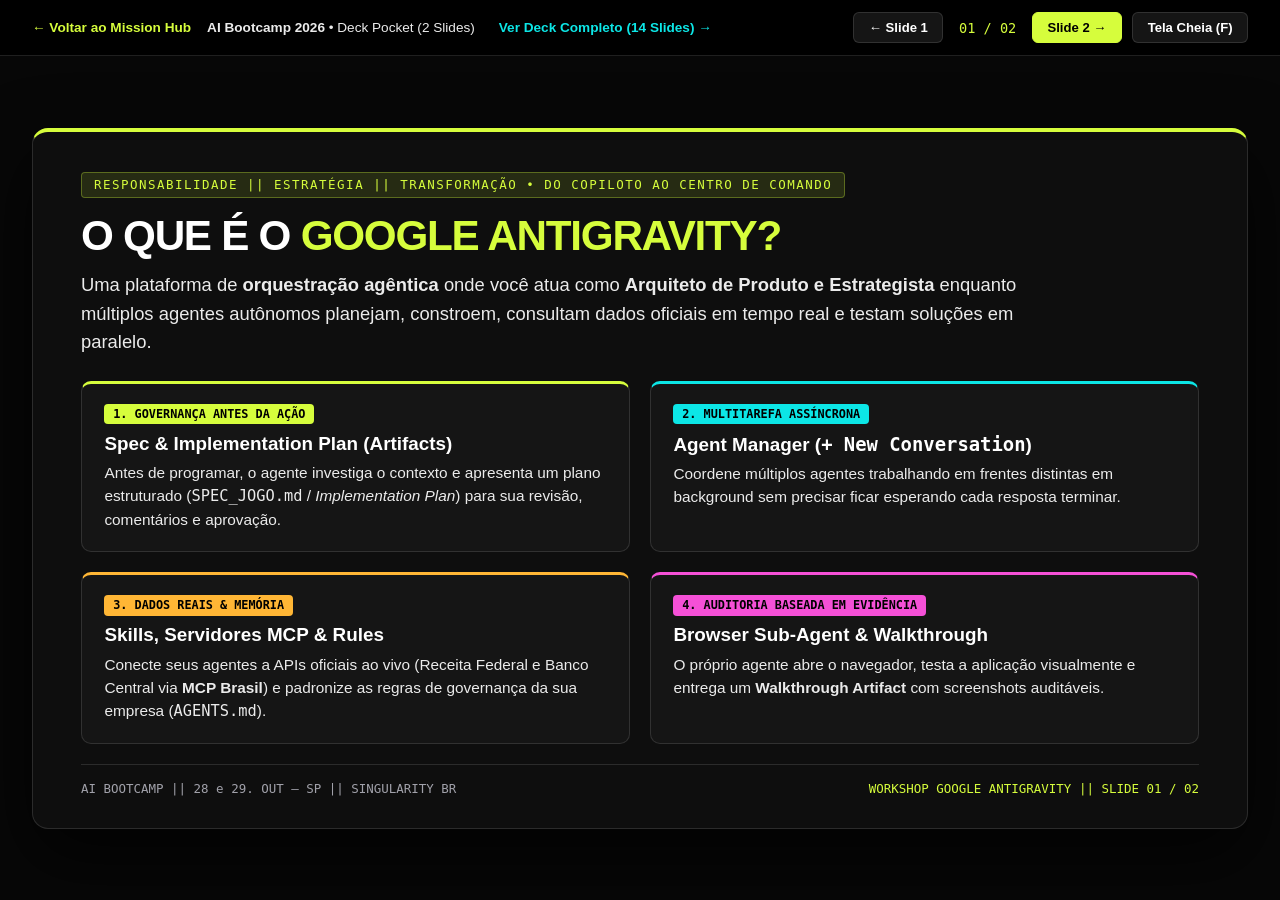
<file: slides-pocket.html>
<!DOCTYPE html>
<html lang="pt-BR">
<head>
  <meta charset="UTF-8" />
  <meta name="viewport" content="width=device-width, initial-scale=1.0" />
  <title>AI Bootcamp 2026 | Deck Rápido (2 Slides) — Google Antigravity</title>
  <style>
    :root {
      --bg-base: #070707;
      --bg-slide: #0E0E0E;
      --bg-card: #151515;
      --text-primary: #FFFFFF;
      --text-secondary: #EBEBEB;
      --text-muted: #A1A1AA;
      --lime: #D6FD3C;
      --cyan: #0CE6E6;
      --amber: #FFB635;
      --magenta: #F550D7;
      --border-subtle: rgba(255, 255, 255, 0.12);
      --border-strong: rgba(214, 253, 60, 0.45);
      --font-sans: 'Inter', -apple-system, BlinkMacSystemFont, 'Segoe UI', Roboto, sans-serif;
      --font-mono: 'JetBrains Mono', 'Fira Code', Consolas, monospace;
    }

    * { box-sizing: border-box; margin: 0; padding: 0; }
    body {
      background-color: var(--bg-base);
      color: var(--text-primary);
      font-family: var(--font-sans);
      min-height: 100vh;
      display: flex;
      flex-direction: column;
      overflow-x: hidden;
    }

    .deck-topbar {
      display: flex;
      justify-content: space-between;
      align-items: center;
      padding: 0.75rem 2rem;
      background: #000000;
      border-bottom: 1px solid var(--border-subtle);
      z-index: 20;
    }

    .deck-brand {
      display: flex;
      align-items: center;
      gap: 1rem;
      font-size: 0.85rem;
      color: var(--text-secondary);
    }

    .deck-brand a {
      color: var(--lime);
      text-decoration: none;
      font-weight: 600;
    }

    .deck-controls {
      display: flex;
      align-items: center;
      gap: 0.65rem;
    }

    .btn-ctrl {
      background: var(--bg-card);
      color: var(--text-primary);
      border: 1px solid var(--border-subtle);
      padding: 0.45rem 0.9rem;
      border-radius: 6px;
      font-size: 0.82rem;
      font-weight: 600;
      cursor: pointer;
      transition: all 0.15s ease;
      text-decoration: none;
    }

    .btn-ctrl:hover { border-color: var(--lime); }
    .btn-lime { background: var(--lime); color: #000000; border-color: var(--lime); }

    .slide-counter {
      font-family: var(--font-mono);
      font-size: 0.85rem;
      color: var(--lime);
      min-width: 68px;
      text-align: center;
    }

    .deck-stage {
      flex: 1;
      display: flex;
      align-items: center;
      justify-content: center;
      padding: 1.75rem 2rem;
    }

    .slide {
      display: none;
      width: 100%;
      max-width: 1220px;
      min-height: 650px;
      background: var(--bg-slide);
      border: 1px solid var(--border-subtle);
      border-top: 4px solid var(--lime);
      border-radius: 16px;
      padding: 2.5rem 3rem 2rem;
      box-shadow: 0 28px 70px rgba(0, 0, 0, 0.7);
      flex-direction: column;
      justify-content: space-between;
    }

    .slide.active { display: flex; }

    .slide-eyebrow {
      display: inline-block;
      font-family: var(--font-mono);
      font-size: 0.78rem;
      text-transform: uppercase;
      letter-spacing: 0.12em;
      color: var(--lime);
      background: rgba(214, 253, 60, 0.12);
      padding: 0.3rem 0.75rem;
      border-radius: 4px;
      margin-bottom: 0.85rem;
      border: 1px solid rgba(214, 253, 60, 0.3);
    }

    .slide h1 {
      font-size: clamp(2rem, 3.3vw, 2.85rem);
      font-weight: 900;
      letter-spacing: -0.03em;
      line-height: 1.12;
      margin-bottom: 0.75rem;
      text-transform: uppercase;
    }

    .slide p.lead {
      font-size: 1.15rem;
      color: var(--text-secondary);
      line-height: 1.55;
      max-width: 980px;
      margin-bottom: 1.5rem;
    }

    .grid-2 {
      display: grid;
      grid-template-columns: 1fr 1fr;
      gap: 1.25rem;
    }

    .card {
      background: var(--bg-card);
      border: 1px solid var(--border-subtle);
      border-radius: 10px;
      padding: 1.25rem 1.4rem;
    }

    .card-badge {
      display: inline-block;
      font-family: var(--font-mono);
      font-size: 0.74rem;
      font-weight: 800;
      padding: 0.2rem 0.55rem;
      border-radius: 4px;
      margin-bottom: 0.55rem;
      color: #000;
    }

    .card h3 {
      font-size: 1.18rem;
      margin-bottom: 0.4rem;
      color: var(--text-primary);
    }

    .card p {
      font-size: 0.96rem;
      color: var(--text-secondary);
      line-height: 1.5;
    }

    .roadmap-row {
      display: grid;
      grid-template-columns: 145px 1fr;
      gap: 1.15rem;
      align-items: center;
      background: var(--bg-card);
      border: 1px solid var(--border-subtle);
      border-left: 5px solid var(--lime);
      border-radius: 10px;
      padding: 0.95rem 1.25rem;
      margin-bottom: 0.75rem;
    }

    .roadmap-pill {
      font-family: var(--font-mono);
      font-size: 0.85rem;
      font-weight: 800;
      text-align: center;
      padding: 0.55rem 0.5rem;
      border-radius: 6px;
      color: #000000;
      background: var(--lime);
      line-height: 1.25;
    }

    .slide-footer {
      display: flex;
      justify-content: space-between;
      align-items: center;
      padding-top: 1rem;
      border-top: 1px solid var(--border-subtle);
      font-family: var(--font-mono);
      font-size: 0.78rem;
      color: var(--text-muted);
      margin-top: 1.25rem;
    }

    @media (max-width: 900px) {
      .grid-2, .roadmap-row { grid-template-columns: 1fr; }
    }
  </style>
</head>
<body>
  <header class="deck-topbar">
    <div class="deck-brand">
      <a href="index.html">← Voltar ao Mission Hub</a>
      <span><strong>AI Bootcamp 2026</strong> • Deck Pocket (2 Slides)</span>
      <a href="slides.html" style="color: var(--cyan); margin-left: 0.5rem;">Ver Deck Completo (14 Slides) →</a>
    </div>
    <div class="deck-controls">
      <button class="btn-ctrl" onclick="changeSlide(-1)">← Slide 1</button>
      <span id="slide-indicator" class="slide-counter">01 / 02</span>
      <button class="btn-ctrl btn-lime" onclick="changeSlide(1)">Slide 2 →</button>
      <button class="btn-ctrl" onclick="toggleFullScreen()">Tela Cheia (F)</button>
    </div>
  </header>

  <main class="deck-stage">
    <!-- SLIDE 1: O QUE É O GOOGLE ANTIGRAVITY -->
    <section class="slide active">
      <div>
        <span class="slide-eyebrow">RESPONSABILIDADE || ESTRATÉGIA || TRANSFORMAÇÃO • DO COPILOTO AO CENTRO DE COMANDO</span>
        <h1>O Que é o <span style="color: var(--lime);">Google Antigravity?</span></h1>
        <p class="lead">
          Uma plataforma de <strong>orquestração agêntica</strong> onde você atua como <strong>Arquiteto de Produto e Estrategista</strong> enquanto múltiplos agentes autônomos planejam, constroem, consultam dados oficiais em tempo real e testam soluções em paralelo.
        </p>

        <div class="grid-2">
          <div class="card" style="border-top: 3px solid var(--lime);">
            <span class="card-badge" style="background: var(--lime);">1. GOVERNANÇA ANTES DA AÇÃO</span>
            <h3>Spec &amp; Implementation Plan (Artifacts)</h3>
            <p>Antes de programar, o agente investiga o contexto e apresenta um plano estruturado (<code>SPEC_JOGO.md</code> / <em>Implementation Plan</em>) para sua revisão, comentários e aprovação.</p>
          </div>

          <div class="card" style="border-top: 3px solid var(--cyan);">
            <span class="card-badge" style="background: var(--cyan);">2. MULTITAREFA ASSÍNCRONA</span>
            <h3>Agent Manager (<code>+ New Conversation</code>)</h3>
            <p>Coordene múltiplos agentes trabalhando em frentes distintas em background sem precisar ficar esperando cada resposta terminar.</p>
          </div>

          <div class="card" style="border-top: 3px solid var(--amber);">
            <span class="card-badge" style="background: var(--amber);">3. DADOS REAIS &amp; MEMÓRIA</span>
            <h3>Skills, Servidores MCP &amp; Rules</h3>
            <p>Conecte seus agentes a APIs oficiais ao vivo (Receita Federal e Banco Central via <strong>MCP Brasil</strong>) e padronize as regras de governança da sua empresa (<code>AGENTS.md</code>).</p>
          </div>

          <div class="card" style="border-top: 3px solid var(--magenta);">
            <span class="card-badge" style="background: var(--magenta);">4. AUDITORIA BASEADA EM EVIDÊNCIA</span>
            <h3>Browser Sub-Agent &amp; Walkthrough</h3>
            <p>O próprio agente abre o navegador, testa a aplicação visualmente e entrega um <strong>Walkthrough Artifact</strong> com screenshots auditáveis.</p>
          </div>
        </div>
      </div>

      <div class="slide-footer">
        <span>AI BOOTCAMP || 28 e 29. OUT – SP || SINGULARITY BR</span>
        <span style="color: var(--lime);">WORKSHOP GOOGLE ANTIGRAVITY || SLIDE 01 / 02</span>
      </div>
    </section>

    <!-- SLIDE 2: ROTEIRO PRÁTICO DO WORKSHOP -->
    <section class="slide">
      <div>
        <div style="display: flex; justify-content: space-between; align-items: flex-start; flex-wrap: wrap; gap: 1rem; margin-bottom: 1rem;">
          <div>
            <span class="slide-eyebrow">ROTEIRO HANDS-ON (33 MINUTOS) • PASSO A PASSO</span>
            <h1 style="margin-bottom: 0.25rem;">Roteiro Prático: <span style="color: var(--lime);">Setup &amp; Os 3 Atos</span></h1>
            <p style="color: var(--text-secondary); font-size: 1rem;">
              ⚡ <strong>Dica importante:</strong> No seletor de modelo do chat, escolha <strong style="color: var(--cyan);"><code>Gemini 3.8 Flash (High/Medium)</code></strong> para máxima velocidade e economia de créditos!
            </p>
          </div>
          <div style="background: #000; border: 2px solid var(--lime); border-radius: 10px; padding: 0.7rem 1.15rem; text-align: center;">
            <div style="font-family: var(--font-mono); font-size: 0.72rem; color: var(--lime); font-weight: 700;">ACESSE O REPOSITÓRIO NO GITHUB</div>
            <div style="font-family: var(--font-mono); font-size: 1.05rem; color: #FFF; font-weight: 800; margin-top: 0.15rem;">github.com/scoton/antigravity-workshop</div>
          </div>
        </div>

        <div class="roadmap-row" style="border-left-color: var(--cyan);">
          <div class="roadmap-pill" style="background: var(--cyan);">SETUP RÁPIDO<br/>(2 MIN)</div>
          <div>
            <div style="font-family: var(--font-mono); font-size: 0.82rem; color: var(--cyan); font-weight: 700; margin-bottom: 0.2rem;">PREPARAÇÃO • LOGIN GOOGLE + OPÇÃO A (DOWNLOAD DO REPOSITÓRIO — ZERO TOKENS)</div>
            <p style="font-size: 0.94rem; color: var(--text-secondary);">
              <strong>1.</strong> Entre no <strong>Google Antigravity 2.0</strong> com seu usuário Google e selecione o modelo <strong><code>Gemini 3.8 Flash</code></strong>.<br/>
              <strong>2.</strong> Acesse <code>github.com/scoton/antigravity-workshop</code> e siga a <strong>Opção A</strong>: clique em <strong><code>&lt;&gt; Code → Download ZIP</code></strong>, extraia a pasta e crie o projeto em <strong><code>Select Project</code> (ou ícone <code>+</code>) → <code>New Project</code> / <code>Create New Project</code></strong>.
            </p>
          </div>
        </div>

        <div class="roadmap-row" style="border-left-color: var(--lime);">
          <div class="roadmap-pill" style="background: var(--lime);">ATO 1<br/>(7 MIN)</div>
          <div>
            <div style="font-family: var(--font-mono); font-size: 0.82rem; color: var(--lime); font-weight: 700; margin-bottom: 0.2rem;">CONVERSA 1 • SPEC-DRIVEN DEVELOPMENT (FLAPPY EXECUTIVE BIRD)</div>
            <p style="font-size: 0.94rem; color: var(--text-secondary);">
              Atue como Arquiteto de Produto na <strong>Trilha 04</strong>: envie o <strong>Prompt 1.1</strong> para gerar a especificação estruturada (<code>SPEC_JOGO.md</code>) e, em seguida, o <strong>Prompt 1.2</strong> para o Agente 1 programar e testar o jogo completo em background!
            </p>
          </div>
        </div>

        <div class="roadmap-row" style="border-left-color: var(--amber);">
          <div class="roadmap-pill" style="background: var(--amber);">ATO 2<br/>(18 MIN)</div>
          <div>
            <div style="font-family: var(--font-mono); font-size: 0.82rem; color: var(--amber); font-weight: 700; margin-bottom: 0.2rem;">CONVERSA 2 EM PARALELO • USO DE SERVIDORES MCP (CNPJ + BANCO CENTRAL AO VIVO)</div>
            <p style="font-size: 0.94rem; color: var(--text-secondary);">
              Enquanto o jogo é construído, abra <strong><code>+ New Conversation</code></strong> na barra lateral e execute a <strong>Trilha 05</strong>: o Agente 2 usará o <strong>Servidor MCP Brasil</strong> para consultar o CNPJ da sua empresa na Receita Federal + Selic, CDI, IPCA e Dólar no Banco Central e criar seu painel!
            </p>
          </div>
        </div>

        <div class="roadmap-row" style="border-left-color: var(--magenta); margin-bottom: 0;">
          <div class="roadmap-pill" style="background: var(--magenta);">ATO 3<br/>(6 MIN)</div>
          <div>
            <div style="font-family: var(--font-mono); font-size: 0.82rem; color: var(--magenta); font-weight: 700; margin-bottom: 0.2rem;">RETORNO À CONVERSA 1 • PLAYTEST &amp; HAVE FUN!</div>
            <p style="font-size: 0.94rem; color: var(--text-secondary);">
              Volte à 1ª conversa do Antigravity (zero consumo extra de tokens!), inspecione o <strong>Walkthrough Artifact</strong> com o screenshot validado pelo <em>Browser Sub-Agent</em>, abra o jogo e divirta-se desviando das burocracias corporativas!
            </p>
          </div>
        </div>
      </div>

      <div class="slide-footer">
        <span>AI BOOTCAMP || 28 e 29. OUT – SP || SINGULARITY BR</span>
        <span style="color: var(--lime);">WORKSHOP GOOGLE ANTIGRAVITY || SLIDE 02 / 02</span>
      </div>
    </section>
  </main>

  <script>
    let current = 0;
    const slides = document.querySelectorAll('.slide');
    const indicator = document.getElementById('slide-indicator');

    function showSlide(idx) {
      current = (idx + slides.length) % slides.length;
      slides.forEach((s, i) => s.classList.toggle('active', i === current));
      indicator.textContent = `0${current + 1} / 0${slides.length}`;
    }

    function changeSlide(delta) {
      showSlide(current + delta);
    }

    function toggleFullScreen() {
      if (!document.fullscreenElement) {
        document.documentElement.requestFullscreen();
      } else {
        document.exitFullscreen();
      }
    }

    window.addEventListener('keydown', (e) => {
      if (e.key === 'ArrowRight' || e.key === 'PageDown') changeSlide(1);
      if (e.key === 'ArrowLeft' || e.key === 'PageUp') changeSlide(-1);
      if (e.key.toLowerCase() === 'f') toggleFullScreen();
    });
  </script>
</body>
</html>
</file>
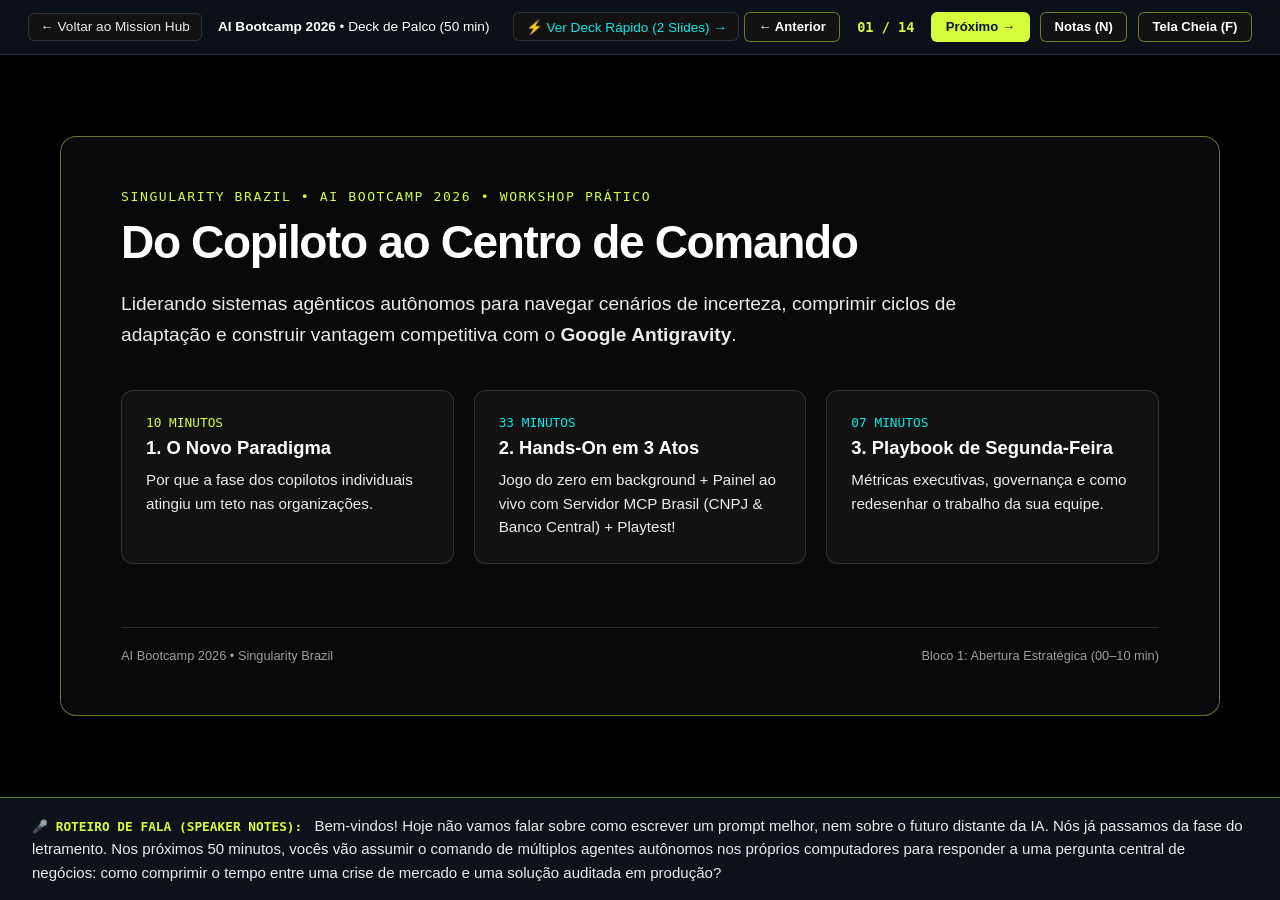
<file: slides.html>
<!DOCTYPE html>
<html lang="pt-BR">
<head>
  <meta charset="UTF-8" />
  <meta name="viewport" content="width=device-width, initial-scale=1.0" />
  <meta name="description" content="Apresentação de Palco (14 Slides) — Workshop Google Antigravity no AI Bootcamp 2026 (Singularity Brazil)." />
  <title>Slides do Workshop | Google Antigravity — AI Bootcamp 2026</title>
  <style>
    :root {
      --bg-base: #000000;
      --bg-slide: #090909;
      --bg-card: #121212;
      --border-subtle: rgba(255, 255, 255, 0.14);
      --border-strong: rgba(214, 253, 60, 0.45);
      --text-primary: #FFFFFF;
      --text-secondary: #EBEBEB;
      --text-muted: #9E9E9E;
      --amber: #D6FD3C;
      --amber-soft: rgba(214, 253, 60, 0.14);
      --emerald: #0CE6E6;
      --emerald-soft: rgba(12, 230, 230, 0.14);
      --cyan: #0CE6E6;
      --cyan-soft: rgba(12, 230, 230, 0.14);
      --crimson: #F550D7;
      --font-sans: 'Arial', 'Inter', -apple-system, BlinkMacSystemFont, 'Segoe UI', Roboto, sans-serif;
      --font-mono: 'Consolas', 'JetBrains Mono', monospace;
    }

    * {
      box-sizing: border-box;
      margin: 0;
      padding: 0;
    }

    body {
      background: var(--bg-base);
      color: var(--text-primary);
      font-family: var(--font-sans);
      min-height: 100vh;
      display: flex;
      flex-direction: column;
      overflow-x: hidden;
    }

    /* Top Control Bar */
    .deck-topbar {
      display: flex;
      justify-content: space-between;
      align-items: center;
      padding: 0.75rem 1.75rem;
      border-bottom: 1px solid var(--border-subtle);
      background: hsl(220, 32%, 7%);
      font-size: 0.85rem;
    }

    .deck-brand {
      display: flex;
      align-items: center;
      gap: 1rem;
    }

    .deck-brand a {
      color: var(--text-secondary);
      text-decoration: none;
      padding: 0.35rem 0.7rem;
      border-radius: 6px;
      border: 1px solid var(--border-subtle);
      background: var(--bg-card);
    }

    .deck-controls {
      display: flex;
      align-items: center;
      gap: 0.65rem;
    }

    .btn-ctrl {
      background: var(--bg-card);
      color: var(--text-primary);
      border: 1px solid var(--border-strong);
      padding: 0.4rem 0.85rem;
      border-radius: 6px;
      font-size: 0.82rem;
      font-weight: 600;
      cursor: pointer;
    }

    .btn-ctrl:hover {
      background: hsl(220, 22%, 18%);
    }

    .btn-amber {
      background: var(--amber);
      color: hsl(220, 35%, 8%);
      border-color: transparent;
    }

    .slide-counter {
      font-family: var(--font-mono);
      font-weight: 700;
      color: var(--amber);
      min-width: 70px;
      text-align: center;
    }

    /* Slide Viewport */
    .deck-stage {
      flex: 1;
      display: flex;
      align-items: center;
      justify-content: center;
      padding: 1.5rem 2rem;
    }

    .slide {
      display: none;
      width: 100%;
      max-width: 1160px;
      min-height: 580px;
      background: var(--bg-slide);
      border: 1px solid var(--border-strong);
      border-radius: 16px;
      padding: 3.25rem 3.75rem;
      box-shadow: 0 24px 60px -15px rgba(0, 0, 0, 0.75);
      flex-direction: column;
      justify-content: space-between;
      position: relative;
    }

    .slide.active {
      display: flex;
    }

    .slide-eyebrow {
      font-family: var(--font-mono);
      font-size: 0.82rem;
      text-transform: uppercase;
      letter-spacing: 0.12em;
      color: var(--amber);
      margin-bottom: 0.75rem;
      display: block;
    }

    .slide h1 {
      font-size: clamp(2rem, 3.6vw, 3.1rem);
      font-weight: 800;
      letter-spacing: -0.03em;
      line-height: 1.15;
      margin-bottom: 1.25rem;
    }

    .slide h2 {
      font-size: clamp(1.65rem, 2.6vw, 2.3rem);
      font-weight: 700;
      letter-spacing: -0.025em;
      line-height: 1.22;
      margin-bottom: 1.5rem;
    }

    .lead {
      font-size: 1.2rem;
      color: var(--text-secondary);
      line-height: 1.6;
      max-width: 860px;
    }

    .grid-2 {
      display: grid;
      grid-template-columns: 1fr 1fr;
      gap: 1.5rem;
      margin-top: 1rem;
    }

    .grid-3 {
      display: grid;
      grid-template-columns: repeat(3, 1fr);
      gap: 1.25rem;
      margin-top: 1rem;
    }

    .card {
      background: var(--bg-card);
      border: 1px solid var(--border-subtle);
      border-radius: 12px;
      padding: 1.5rem;
    }

    .card h3 {
      font-size: 1.15rem;
      margin-bottom: 0.6rem;
      color: var(--text-primary);
    }

    .card p {
      font-size: 0.95rem;
      color: var(--text-secondary);
      line-height: 1.55;
    }

    .stat-big {
      font-family: var(--font-mono);
      font-size: 2.5rem;
      font-weight: 800;
      margin-bottom: 0.35rem;
    }

    /* Comparison Table */
    .comp-table {
      width: 100%;
      border-collapse: collapse;
      margin-top: 0.75rem;
      font-size: 0.98rem;
    }

    .comp-table th,
    .comp-table td {
      padding: 0.95rem 1.15rem;
      text-align: left;
      border-bottom: 1px solid var(--border-subtle);
    }

    .comp-table th {
      font-family: var(--font-mono);
      font-size: 0.8rem;
      text-transform: uppercase;
      letter-spacing: 0.08em;
      color: var(--text-muted);
    }

    .comp-table td.highlight-col {
      color: var(--amber);
      font-weight: 600;
      background: hsla(38, 92%, 55%, 0.06);
    }

    .formula-box {
      background: hsl(220, 35%, 6%);
      border: 1px solid var(--border-strong);
      border-left: 4px solid var(--amber);
      border-radius: 10px;
      padding: 1.5rem 2rem;
      font-family: var(--font-mono);
      font-size: 1.25rem;
      margin: 1.25rem 0;
      color: var(--text-primary);
    }

    .slide-footer {
      display: flex;
      justify-content: space-between;
      align-items: center;
      padding-top: 1.25rem;
      border-top: 1px solid var(--border-subtle);
      font-size: 0.8rem;
      color: var(--text-muted);
      margin-top: 2rem;
    }

    /* Speaker Notes Drawer */
    .speaker-notes {
      background: hsl(220, 30%, 8%);
      border-top: 1px solid var(--border-strong);
      padding: 1rem 2rem;
      font-size: 0.94rem;
      color: var(--text-secondary);
      line-height: 1.55;
    }

    .speaker-notes.hidden {
      display: none;
    }

    .speaker-notes strong {
      color: var(--amber);
      font-family: var(--font-mono);
      font-size: 0.8rem;
      text-transform: uppercase;
      margin-right: 0.5rem;
    }

    .mission-timeline-item {
      display: flex;
      align-items: center;
      gap: 1rem;
      background: var(--bg-card);
      border: 1px solid var(--border-subtle);
      padding: 0.85rem 1.15rem;
      border-radius: 8px;
      margin-bottom: 0.65rem;
    }

    .mission-time-badge {
      font-family: var(--font-mono);
      font-size: 0.82rem;
      font-weight: 700;
      padding: 0.25rem 0.6rem;
      border-radius: 4px;
      background: var(--amber-soft);
      color: var(--amber);
      min-width: 95px;
      text-align: center;
    }

    @media (max-width: 900px) {
      .grid-2, .grid-3 {
        grid-template-columns: 1fr;
      }
      .slide {
        padding: 2rem 1.5rem;
      }
    }
  </style>
</head>
<body>
  <header class="deck-topbar">
    <div class="deck-brand">
      <a href="index.html">← Voltar ao Mission Hub</a>
      <span><strong>AI Bootcamp 2026</strong> • Deck de Palco (50 min)</span>
      <a href="slides-pocket.html" style="color: var(--cyan); margin-left: 0.5rem;">⚡ Ver Deck Rápido (2 Slides) →</a>
    </div>
    <div class="deck-controls">
      <button id="btn-prev-slide" class="btn-ctrl" onclick="changeSlide(-1)">← Anterior</button>
      <span id="slide-indicator" class="slide-counter">01 / 14</span>
      <button id="btn-next-slide" class="btn-ctrl btn-amber" onclick="changeSlide(1)">Próximo →</button>
      <button id="btn-toggle-notes" class="btn-ctrl" onclick="toggleNotes()">Notas (N)</button>
      <button id="btn-fullscreen" class="btn-ctrl" onclick="toggleFullScreen()">Tela Cheia (F)</button>
    </div>
  </header>

  <main class="deck-stage">
    <!-- SLIDE 1 -->
    <section class="slide active" data-notes="Bem-vindos! Hoje não vamos falar sobre como escrever um prompt melhor, nem sobre o futuro distante da IA. Nós já passamos da fase do letramento. Nos próximos 50 minutos, vocês vão assumir o comando de múltiplos agentes autônomos nos próprios computadores para responder a uma pergunta central de negócios: como comprimir o tempo entre uma crise de mercado e uma solução auditada em produção?">
      <div>
        <span class="slide-eyebrow">Singularity Brazil • AI Bootcamp 2026 • Workshop Prático</span>
        <h1>Do Copiloto ao Centro de Comando</h1>
        <p class="lead">
          Liderando sistemas agênticos autônomos para navegar cenários de incerteza, comprimir ciclos de adaptação e construir vantagem competitiva com o <strong>Google Antigravity</strong>.
        </p>
        <div class="grid-3" style="margin-top: 2.5rem;">
          <div class="card">
            <div style="color: var(--amber); font-family: var(--font-mono); font-size: 0.8rem; margin-bottom: 0.4rem;">10 MINUTOS</div>
            <h3>1. O Novo Paradigma</h3>
            <p>Por que a fase dos copilotos individuais atingiu um teto nas organizações.</p>
          </div>
          <div class="card">
            <div style="color: var(--cyan); font-family: var(--font-mono); font-size: 0.8rem; margin-bottom: 0.4rem;">33 MINUTOS</div>
            <h3>2. Hands-On em 3 Atos</h3>
            <p>Jogo do zero em background + Painel ao vivo com Servidor MCP Brasil (CNPJ &amp; Banco Central) + Playtest!</p>
          </div>
          <div class="card">
            <div style="color: var(--emerald); font-family: var(--font-mono); font-size: 0.8rem; margin-bottom: 0.4rem;">07 MINUTOS</div>
            <h3>3. Playbook de Segunda-Feira</h3>
            <p>Métricas executivas, governança e como redesenhar o trabalho da sua equipe.</p>
          </div>
        </div>
      </div>
      <div class="slide-footer">
        <span>AI Bootcamp 2026 • Singularity Brazil</span>
        <span>Bloco 1: Abertura Estratégica (00–10 min)</span>
      </div>
    </section>

    <!-- SLIDE 2 -->
    <section class="slide" data-notes="Na maioria das empresas hoje, 80% das pessoas já usam um chat de IA. As pessoas digitam mais rápido, resumem reuniões mais rápido... mas quando o câmbio dispara, quando uma regulação muda ou quando surge um concorrente novo, a empresa continua demorando 3 meses para colocar uma resposta de pé. Por quê? Porque aceleramos a tarefa individual, mas mantivemos o mesmo gargalo sequencial de coordenação.">
      <div>
        <span class="slide-eyebrow">01 • O Diagnóstico Pós-Letramento</span>
        <h2>O Paradoxo da Produtividade em IA nas Empresas</h2>
        <div class="grid-2">
          <div class="card">
            <div class="stat-big" style="color: var(--amber);">+20%</div>
            <h3>Velocidade na Tarefa Isolada</h3>
            <p style="margin-top: 0.5rem;">
              Pessoas escrevem e-mails, atas, resumos e linhas de código mais rápido com chatbots e assistentes individuais.
            </p>
          </div>
          <div class="card">
            <div class="stat-big" style="color: var(--crimson);">0%</div>
            <h3>Ganho no Tempo de Reação Estratégica</h3>
            <p style="margin-top: 0.5rem;">
              Quando o mercado muda na segunda-feira, a organização continua levando <strong>meses</strong> entre a reunião de diretoria e uma solução auditada em operação.
            </p>
          </div>
        </div>
        <div class="formula-box" style="font-size: 1.05rem; margin-top: 1.75rem;">
          O gargalo das organizações nunca foi a velocidade de digitação. O gargalo está na <strong>coordenação entre áreas, validação prática e governança de risco</strong>.
        </div>
      </div>
      <div class="slide-footer">
        <span>AI Bootcamp 2026 • Singularity Brazil</span>
        <span>Slide 02 / 14</span>
      </div>
    </section>

    <!-- SLIDE 3 -->
    <section class="slide" data-notes="O salto que vamos experimentar hoje com o Google Antigravity é sair da cadeira de operador de chat e sentar na cadeira de Centro de Comando. Em vez de pedir um texto ou código e testar na mão, você delega missões completas para agentes que planejam, executam no terminal, abrem o navegador para testar o próprio trabalho e voltam com um relatório de evidências.">
      <div>
        <span class="slide-eyebrow">02 • A Mudança de Arquitetura</span>
        <h2>Da Assistência Individual para a Orquestração Agêntica</h2>
        <table class="comp-table">
          <thead>
            <tr>
              <th>Dimensão Executiva</th>
              <th>Era dos Copilotos (2023–2024)</th>
              <th>Era Agêntica / Google Antigravity (2026)</th>
            </tr>
          </thead>
          <tbody>
            <tr>
              <td><strong>Unidade de Trabalho</strong></td>
              <td>1 Humano + 1 Chat Lateral</td>
              <td class="highlight-col">1 Líder/Arquiteto + Esquadrão de Agentes</td>
            </tr>
            <tr>
              <td><strong>Modo de Operação</strong></td>
              <td>Síncrono (espera cada resposta)</td>
              <td class="highlight-col">Assíncrono e Paralelo (Agent Manager)</td>
            </tr>
            <tr>
              <td><strong>Papel Humano</strong></td>
              <td>Revisar sintaxe e colar fragmentos</td>
              <td class="highlight-col">Governar objetivos e aprovar Artifacts (Planos)</td>
            </tr>
            <tr>
              <td><strong>Controle de Qualidade</strong></td>
              <td>Teste manual humano etapa por etapa</td>
              <td class="highlight-col">Auto-verificação visual via Browser Sub-Agent</td>
            </tr>
          </tbody>
        </table>
      </div>
      <div class="slide-footer">
        <span>AI Bootcamp 2026 • Singularity Brazil</span>
        <span>Slide 03 / 14</span>
      </div>
    </section>

    <!-- SLIDE 4 -->
    <section class="slide" data-notes="Em cenários voláteis, ninguém tem bola de cristal. A verdadeira vantagem competitiva não é tentar adivinhar o próximo choque, mas reduzir drasticamente o custo e o tempo de testar uma hipótese estratégica — sem abrir mão da governança.">
      <div>
        <span class="slide-eyebrow">03 • Navegando Cenários de Incerteza</span>
        <h2>A Nova Equação da Adaptação Estratégica</h2>
        <div class="formula-box">
          Capacidade de Adaptação = (Hipóteses Testadas em Paralelo × Governança) ÷ Tempo de Ciclo
        </div>
        <div class="grid-3">
          <div class="card">
            <h3>1. Compressão de Ciclo</h3>
            <p>Sair de reuniões baseadas em opiniões e apresentações estáticas para protótipos funcionais construídos na mesma sessão.</p>
          </div>
          <div class="card">
            <h3>2. Paralelismo Real</h3>
            <p>Em vez de apostar toda a ficha em um único caminho, testar 3 cenários estratégicos concorrentes simultaneamente.</p>
          </div>
          <div class="card">
            <h3>3. Autonomia Auditável</h3>
            <p>Dar velocidade aos agentes mantendo aprovação humana nos pontos críticos através de planos e relatórios visuais.</p>
          </div>
        </div>
      </div>
      <div class="slide-footer">
        <span>AI Bootcamp 2026 • Singularity Brazil</span>
        <span>Slide 04 / 14</span>
      </div>
    </section>

    <!-- SLIDE 5 -->
    <section class="slide" data-notes="Tudo o que o Google construiu no Antigravity gira em torno de confiança e escala. Vocês vão passar por 4 missões curtas de 6 a 8 minutos cada, uma para cada um desses quatro pilares.">
      <div>
        <span class="slide-eyebrow">04 • O Que Vamos Operar Hoje</span>
        <h2>Os 4 Pilares do Google Antigravity</h2>
        <div class="grid-2">
          <div class="card">
            <h3 style="color: var(--amber);">📋 Missão 1: Planning Mode & Artifacts</h3>
            <p>Antes de tocar em qualquer arquivo, o agente investiga o contexto e gera um <strong>Implementation Plan</strong>. Você comenta diretamente no plano para ajustar a rota e aprova.</p>
          </div>
          <div class="card">
            <h3 style="color: var(--cyan);">🌐 Missão 2: Browser Sub-Agent & Walkthrough</h3>
            <p>O agente abre um navegador real, enxerga a tela, clica nos botões, joga/testa a aplicação sozinho e entrega um <strong>Walkthrough</strong> com screenshots e vídeo.</p>
          </div>
          <div class="card">
            <h3 style="color: var(--emerald);">⚡ Missão 3: Agent Manager (Cmd/Ctrl + E)</h3>
            <p>Seu Centro de Comando para coordenar múltiplos agentes trabalhando em frentes paralelas sem bloquear sua atenção.</p>
          </div>
          <div class="card">
            <h3 style="color: var(--text-primary);">🛡️ Missão 4: Workspaces, Skills, MCP & Automations</h3>
            <p>Transforme uma pasta em uma <em>Sala de Guerra Digital</em> com <strong>Rules</strong> (<code>AGENTS.md</code>), <strong>Skills com Progressive Disclosure</strong> (<code>.agents/skills/</code>), dados ao vivo (<strong>MCP Brasil</strong>) e agentes agendados (<code>/automation</code> com <em>Test Run</em> de permissões estritas).</p>
          </div>
        </div>
      </div>
      <div class="slide-footer">
        <span>AI Bootcamp 2026 • Singularity Brazil</span>
        <span>Slide 05 / 14</span>
      </div>
    </section>

    <!-- SLIDE 6 -->
    <section class="slide" data-notes="Todos vocês vão começar pela Trilha Principal (Flappy Executive Hero): lá a pasta está quase vazia! Vocês vão pedir para o Antigravity criar uma especificação enxuta do jogo (com o pássaro clássico do Flappy Bird e obstáculos corporativos com placas grandes e super legíveis), disparar a construção do zero e, enquanto ele trabalha no forno, alternar no Agent Manager para o Ato 2 com o Servidor MCP Brasil consultando o CNPJ real da sua empresa e a Taxa Selic ao vivo. Depois, no Ato 3, voltamos para a Conversa 1 para ver o Walkthrough pronto e jogar — sem gastar nenhum token extra!">
      <div>
        <span class="slide-eyebrow">05 • A Coreografia Prática ("O Forno Assíncrono" em 3 Atos)</span>
        <h2>Jogo do Zero + Servidor MCP Brasil + Laboratórios Extras</h2>
        <div class="grid-2" style="margin-bottom: 1rem;">
          <div class="card" style="border-color: var(--amber);">
            <div style="font-family: var(--font-mono); font-size: 0.75rem; color: var(--amber); margin-bottom: 0.3rem;">ATOS 1 E 3 ★ TRILHA PRINCIPAL (DO ZERO)</div>
            <h3>🐦 Flappy Executive Bird (Pássaro Clássico)</h3>
            <p>Gere a especificação estruturada (<code>SPEC_JOGO.md</code>), dispare a construção em background (pássaro clássico estilo Flappy Bird + barreiras com placas grandes e legíveis) e, no <strong>Ato 3</strong>, retorne à Conversa 1 para inspecionar o Walkthrough e jogar (zero consumo extra de tokens)!</p>
          </div>
          <div class="card" style="border-color: var(--emerald);">
            <div style="font-family: var(--font-mono); font-size: 0.75rem; color: var(--emerald); margin-bottom: 0.3rem;">ATO 2 ★ EM PARALELO NO AGENT MANAGER</div>
            <h3>🇧🇷 Radar Executivo MCP Brasil (CNPJ + BCB)</h3>
            <p>Enquanto o jogo é programado na Aba 1, abra uma 2ª conversa e use o <strong>Servidor MCP Brasil</strong> para consultar o <strong>CNPJ real da sua empresa</strong> + <strong>Selic, IPCA e Câmbio PTAX ao vivo</strong> (+ Tour de Bastidores Zero Tokens)!</p>
          </div>
        </div>
        <div class="grid-3">
          <div class="card">
            <div style="font-family: var(--font-mono); font-size: 0.72rem; color: var(--amber); margin-bottom: 0.3rem;">LABORATÓRIO EXTRA 01</div>
            <h3>🏛️ Crisis Commander</h3>
            <p>Simulador de decisão sob incerteza (estilo <em>Reigns</em>) personalizável para o setor da sua empresa.</p>
          </div>
          <div class="card">
            <div style="font-family: var(--font-mono); font-size: 0.72rem; color: var(--cyan); margin-bottom: 0.3rem;">LABORATÓRIO EXTRA 02</div>
            <h3>🛡️ Orbital Defense</h3>
            <p>Jogo arcade tático em tempo real (60 FPS) com escudos, Pulso EMP e Piloto IA.</p>
          </div>
          <div class="card">
            <div style="font-family: var(--font-mono); font-size: 0.72rem; color: var(--emerald); margin-bottom: 0.3rem;">LABORATÓRIO EXTRA 03 &amp; 04</div>
            <h3>📊 Boardroom &amp; 🏗️ Workspace</h3>
            <p>Simulador de Conselho C-Level + Gerador de Workspace Executivo (<code>/criar-workspace-executivo</code>).</p>
          </div>
        </div>
      </div>
      <div class="slide-footer">
        <span>AI Bootcamp 2026 • Singularity Brazil</span>
        <span>Slide 06 / 14</span>
      </div>
    </section>

    <!-- SLIDE 7 -->
    <section class="slide" data-notes="Apontem a câmera ou acessem o link na tela. Como estamos usando o Antigravity 2.0 (sem a IDE tradicional), você tem duas formas super rápidas de começar: ou clica em Select Project / ícone de pasta '+' na barra lateral -> New Project (ou Create Project -> + Add Folder) para vincular a pasta do ZIP, ou simplesmente clica em Quick Start e pede no chat para o próprio Agente baixar o repositório github.com/scoton/antigravity-workshop! E um aviso super importante: no seletor de modelos da caixa de chat, escolham o Gemini 3.8 Flash (High ou Medium). Não usem Argon nem modelos de terceiros agora, porque eles consomem 3x mais créditos e podem esgotar a cota gratuita de vocês antes do final do workshop! Valendo!">
      <div>
        <span class="slide-eyebrow">06 • Largada Prática no Antigravity 2.0 (Sem IDE)</span>
        <h2>Hora de Assumir o Centro de Comando</h2>
        <div class="grid-2" style="align-items: center;">
          <div>
            <div class="mission-timeline-item">
              <span class="mission-time-badge">OPÇÃO A ★</span>
              <div><strong>Download do <code>.zip</code> + Criar Projeto (Recomendada • Zero Tokens):</strong> No GitHub, clique em <strong><code>&lt;&gt; Code → Download ZIP</code></strong>, extraia a pasta e, no Antigravity 2.0, clique em <strong><code>Select Project / +</code> → <code>New Project</code></strong> (ou <strong><code>Create New Project → + Add Folder</code></strong>) selecionando <code>antigravity-workshop</code>.</div>
            </div>
            <div class="mission-timeline-item">
              <span class="mission-time-badge">OPÇÃO B</span>
              <div><strong>Via <code>Quick Start</code> (Alternativa • Consome Tokens):</strong> Clique em <strong><code>Create New Project</code> → selecione <code>Quick Start</code></strong> e peça no chat para o Agente baixar <code>github.com/scoton/antigravity-workshop</code>.</div>
            </div>
            <div class="mission-timeline-item">
              <span class="mission-time-badge">MODELO</span>
              <div><strong>⚡ Use o <code>Gemini 3.8 Flash</code>:</strong> No seletor de modelo do chat, escolha <strong><code>Gemini 3.8 Flash (High/Medium)</code></strong>! <em>(Argon e modelos 3P gastam 3x mais créditos e podem esgotar sua cota gratuita).</em></div>
            </div>
          </div>
          <div class="card" style="text-align: center; padding: 2.25rem;">
            <div style="font-family: var(--font-mono); font-size: 0.8rem; color: var(--amber); margin-bottom: 0.5rem;">REPOSITÓRIO PÚBLICO DO WORKSHOP</div>
            <div style="font-family: var(--font-mono); font-size: 1.2rem; font-weight: 700; padding: 1rem; background: var(--bg-base); border-radius: 8px; border: 1px solid var(--border-strong); margin-bottom: 1rem;">
              github.com/scoton/antigravity-workshop
            </div>
            <p style="font-size: 0.85rem;">Inclui o Servidor MCP Brasil Zero-Config (<code>mcp/mcp_brasil_zero_deps.py</code>) + Portal <code>index.html</code> com prompts em 1 clique.</p>
          </div>
        </div>
      </div>
      <div class="slide-footer">
        <span>AI Bootcamp 2026 • Singularity Brazil</span>
        <span>Slide 07 / 14</span>
      </div>
    </section>

    <!-- SLIDE 8 (PROJECTED DURING HANDS-ON) -->
    <section class="slide" data-notes="Deixe este slide projetado na tela durante a atividade prática (ou alterne com a sua janela do Antigravity executando as missões ao vivo). Use o botão Iniciar Cronômetro abaixo para marcar os 33 minutos!">
      <div>
        <div style="display: flex; justify-content: space-between; align-items: center; flex-wrap: wrap; gap: 1rem; margin-bottom: 1rem;">
          <div>
            <span class="slide-eyebrow">Bloco 2 • Mão na Massa em Andamento</span>
            <h2 style="margin-bottom: 0;">Mapa dos 3 Atos Self-Paced (+ Lab Extra)</h2>
          </div>
          <div style="display: flex; align-items: center; gap: 0.85rem; background: var(--bg-card); padding: 0.75rem 1.25rem; border-radius: 10px; border: 1px solid var(--border-strong);">
            <span id="slide-timer-display" style="font-family: var(--font-mono); font-size: 1.85rem; font-weight: 800; color: var(--amber);">33:00</span>
            <button class="btn-ctrl btn-amber" onclick="toggleSlideTimer()" id="btn-slide-timer">Iniciar</button>
          </div>
        </div>

        <div class="mission-timeline-item">
          <span class="mission-time-badge">02 MIN</span>
          <div><strong>Preparação no Antigravity 2.0:</strong> Vincular a pasta via <code>Select Project / +</code>, selecionar o modelo <strong><code>Gemini 3.8 Flash</code></strong> e abrir o <code>index.html</code>.</div>
        </div>
        <div class="mission-timeline-item">
          <span class="mission-time-badge">07 MIN</span>
          <div><strong>Ato 1 (Flappy Hero — Spec &amp; Build):</strong> Gerar <code>SPEC_JOGO.md</code> estruturado em <code>@tracks/04-flappy-hero/</code> e disparar a construção do jogo completo em background!</div>
        </div>
        <div class="mission-timeline-item">
          <span class="mission-time-badge">18 MIN</span>
          <div><strong>Ato 2 (MCP Brasil + Tour de Bastidores Zero Tokens):</strong> Abrir <code>+ New Conversation</code>, rodar <code>/radar-mcp-brasil</code> (CNPJ + Selic/Câmbio) e, enquanto o agente trabalha, fazer o <strong>Tour de Bastidores do Antigravity 2.0</strong> (<em>Thinking</em>, <em>Artifacts</em>, <code>AGENTS.md</code>, <code>SKILL.md</code> e simuladores locais)!</div>
        </div>
        <div class="mission-timeline-item">
          <span class="mission-time-badge">06 MIN</span>
          <div><strong>Ato 3 (Retorno &amp; Playtest — Zero Tokens Extras):</strong> Voltar à 1ª conversa na barra lateral (o Flappy Hero já ficou pronto!), auditar o <em>Walkthrough Artifact</em> e jogar no controle manual!</div>
        </div>
      </div>
      <div class="slide-footer">
        <span>AI Bootcamp 2026 • Singularity Brazil</span>
        <span>Slide 08 / 14 • Tela de Apoio Hands-On</span>
      </div>
    </section>

    <!-- SLIDE 9 -->
    <section class="slide" data-notes="Slide rápido de apoio caso os participantes tenham dúvidas sobre os atalhos principais do Antigravity 2.0 (sem IDE) durante o exercício.">
      <div>
        <span class="slide-eyebrow">Apoio Rápido • Guia de Bolso</span>
        <h2>4 Atalhos Essenciais no Google Antigravity 2.0</h2>
        <div class="grid-2">
          <div class="card">
            <h3 style="color: var(--amber);">1. Vincular Pasta & Paralelismo (+ New Conversation)</h3>
            <p>Use <strong><code>Select Project</code> / ícone de pasta <code>+</code></strong> (<code>New Project</code> ou <code>Create Project → + Add Folder</code>) para vincular pastas, e clique em <strong><code>+ New Conversation</code></strong> na barra lateral (ou <code>Cmd/Ctrl + E</code>) para rodar vários agentes em paralelo.</p>
          </div>
          <div class="card">
            <h3 style="color: var(--cyan);">2. Apontar Contexto com @</h3>
            <p>Use <code>@tracks/04-flappy-hero/</code>, <code>@tracks/05-radar-mcp-brasil/</code> ou <code>@mcp/mcp_brasil_zero_deps.py</code> para direcionar o foco exato do agente.</p>
          </div>
          <div class="card">
            <h3 style="color: var(--emerald);">3. Comentar no Implementation Plan</h3>
            <p>Quando o Artifact do plano abrir, passe o mouse sobre qualquer linha para deixar um comentário antes de clicar em <em>Proceed</em>.</p>
          </div>
          <div class="card">
            <h3 style="color: var(--text-primary);">4. Acionar Skills & Automations com /</h3>
            <p>As <strong>Skills</strong> (<code>.agents/skills/</code>) usam <em>Progressive Disclosure</em> (descobertas sozinhas ou via <code>/radar-mcp-brasil</code>, <code>/criar-workspace-executivo</code>), e você agenda robôs recorrentes com <code>/automation</code> (calibrados via <em>Test Run</em> e gerenciados em <code>sidecar://dashboard</code>).</p>
          </div>
        </div>
      </div>
      <div class="slide-footer">
        <span>AI Bootcamp 2026 • Singularity Brazil</span>
        <span>Slide 09 / 14</span>
      </div>
    </section>

    <!-- SLIDE 10 -->
    <section class="slide" data-notes="Olhem para o que aconteceu nos últimos 30 minutos. Muitos de vocês não programam no dia a dia — e mesmo quem programa não precisou digitar uma única linha de JavaScript. Vocês definiram direção estratégica, auditaram um plano, exigiram teste automatizado com captura de tela e escalaram funcionalidades.">
      <div>
        <span class="slide-eyebrow">Bloco 3 • Debrief Executivo (43–50 min)</span>
        <h2>O Que Acabamos de Viver em 33 Minutos?</h2>
        <p class="lead" style="margin-bottom: 1.5rem;">
          Vocês não escreveram código linha por linha. Vocês operaram um <strong>sistema autônomo governado</strong>.
        </p>
        <div class="grid-3">
          <div class="card">
            <h3 style="color: var(--amber);">Intenção & Contexto</h3>
            <p>Vocês trouxeram o conhecimento do setor de vocês (Finanças, Saúde, Agro, Varejo) e definiram o problema estratégico.</p>
          </div>
          <div class="card">
            <h3 style="color: var(--cyan);">Revisão de Arquitetura</h3>
            <p>Em vez de microgerenciar a execução, vocês revisaram e comentaram em um contrato executivo (<em>Implementation Plan</em>).</p>
          </div>
          <div class="card">
            <h3 style="color: var(--emerald);">Auditoria por Evidência</h3>
            <p>O próprio agente abriu o navegador, testou os fluxos críticos e documentou a prova visual no <em>Walkthrough</em>.</p>
          </div>
        </div>
      </div>
      <div class="slide-footer">
        <span>AI Bootcamp 2026 • Singularity Brazil</span>
        <span>Slide 10 / 14</span>
      </div>
    </section>

    <!-- SLIDE 11 -->
    <section class="slide" data-notes="O Antigravity nasceu para o desenvolvimento de software, mas a arquitetura que vocês acabaram de usar — Artifacts, Subagentes em paralelo, Browser verification e Rules — é o modelo operacional de como todas as áreas de uma empresa vão trabalhar.">
      <div>
        <span class="slide-eyebrow">07 • De Ferramenta para Modelo Operacional</span>
        <h2>Como Traduzir o Antigravity para a Gestão da Sua Empresa</h2>
        <table class="comp-table">
          <thead>
            <tr>
              <th>Recurso que você usou hoje</th>
              <th>O que ele substitui na empresa tradicional</th>
              <th>Novo padrão na Organização Agêntica</th>
            </tr>
          </thead>
          <tbody>
            <tr>
              <td><strong>Implementation Plan</strong></td>
              <td>Semanas de reuniões de alinhamento e escopo</td>
              <td class="highlight-col">Planos vivos revisados e comentados em minutos</td>
            </tr>
            <tr>
              <td><strong>Browser Sub-Agent & Walkthrough</strong></td>
              <td>Homologação manual lenta e sujeita a falhas</td>
              <td class="highlight-col">Entrega só existe acompanhada de evidência automatizada</td>
            </tr>
            <tr>
              <td><strong>Agent Manager (Paralelo)</strong></td>
              <td>Fila única sequencial ("só dá para testar 1 ideia")</td>
              <td class="highlight-col">3 hipóteses estratégicas prototipadas em paralelo</td>
            </tr>
            <tr>
              <td><strong>Workspace + Rules (<code>AGENTS.md</code>)</strong></td>
              <td>Manuais de compliance em PDF que ninguém lê</td>
              <td class="highlight-col">Governança sempre ativa que guia todos os agentes na origem</td>
            </tr>
            <tr>
              <td><strong>Skills (<code>.agent/skills/</code>) + MCP + <code>/automation</code></strong></td>
              <td>Conhecimento preso no chat individual e relatórios manuais</td>
              <td class="highlight-col">Playbooks descobertos sob demanda + dados ao vivo toda semana</td>
            </tr>
          </tbody>
        </table>
      </div>
      <div class="slide-footer">
        <span>AI Bootcamp 2026 • Singularity Brazil</span>
        <span>Slide 11 / 14</span>
      </div>
    </section>

    <!-- SLIDE 12 -->
    <section class="slide" data-notes="Se o modelo de trabalho mudou, a forma de medir retorno sobre IA no Conselho também precisa mudar. Pare de medir 'quantas horas de digitação economizamos' e comece a medir elasticidade e velocidade de validação.">
      <div>
        <span class="slide-eyebrow">08 • Governança e ROI</span>
        <h2>3 Novas Métricas para o Conselho de Administração</h2>
        <div class="grid-3">
          <div class="card">
            <div style="font-family: var(--font-mono); font-size: 0.8rem; color: var(--amber); margin-bottom: 0.4rem;">MÉTRICA 01</div>
            <h3>Time-to-Validated-Prototype (TTVP)</h3>
            <p>Quantas <strong>horas</strong> (não meses) sua organização leva entre detectar uma mudança de mercado e ter uma solução funcional testada?</p>
          </div>
          <div class="card">
            <div style="font-family: var(--font-mono); font-size: 0.8rem; color: var(--cyan); margin-bottom: 0.4rem;">MÉTRICA 02</div>
            <h3>Custo por Hipótese Estratégica</h3>
            <p>Quantos cenários alternativos sua equipe consegue simular e estressar na prática antes de comprometer milhões em CAPEX?</p>
          </div>
          <div class="card">
            <div style="font-family: var(--font-mono); font-size: 0.8rem; color: var(--emerald); margin-bottom: 0.4rem;">MÉTRICA 03</div>
            <h3>Cobertura de Rules & Guardrails</h3>
            <p>Qual percentual das suas políticas de segurança, marca e risco já está transformado em <em>Rules</em> e <em>Workflows</em> reutilizáveis?</p>
          </div>
        </div>
      </div>
      <div class="slide-footer">
        <span>AI Bootcamp 2026 • Singularity Brazil</span>
        <span>Slide 12 / 14</span>
      </div>
    </section>

    <!-- SLIDE 13 -->
    <section class="slide" data-notes="Para fechar de forma 100% acionável: o que fazer na segunda-feira às 9h da manhã com o seu time?">
      <div>
        <span class="slide-eyebrow">09 • Ação Imediata</span>
        <h2>O Seu Playbook para a Próxima Segunda-Feira</h2>
        <div class="mission-timeline-item" style="padding: 1.15rem;">
          <span class="mission-time-badge">AÇÃO 01</span>
          <div>
            <strong>Mapeie 1 Gargalo de Passagem de Bastão:</strong> Escolha um fluxo onde sua empresa perde semanas traduzindo demandas entre Negócios, Produto, Tecnologia e QA.
          </div>
        </div>
        <div class="mission-timeline-item" style="padding: 1.15rem;">
          <span class="mission-time-badge">AÇÃO 02</span>
          <div>
            <strong>Gere 1 Workspace Executivo com <code>/criar-workspace-executivo</code> + <code>/automation</code>:</strong> Estruture uma Sala de Guerra da sua diretoria em 4 camadas (<em>Rules</em> <code>AGENTS.md</code>, <em>Skills</em> sob demanda, <em>MCP</em> e uma automação semanal às 08h00 com permissões estritas calibradas via <em>Test Run</em>).
          </div>
        </div>
        <div class="mission-timeline-item" style="padding: 1.15rem;">
          <span class="mission-time-badge">AÇÃO 03</span>
          <div>
            <strong>Substitua o "Deck de Opinião" pelo "Walkthrough Auditado":</strong> Na próxima decisão estratégica sob incerteza, exija 2 protótipos construídos e validados por agentes em vez de uma apresentação teórica.
          </div>
        </div>
      </div>
      <div class="slide-footer">
        <span>AI Bootcamp 2026 • Singularity Brazil</span>
        <span>Slide 13 / 14</span>
      </div>
    </section>

    <!-- SLIDE 14 -->
    <section class="slide" data-notes="O repositório completo com as 3 trilhas fica disponível para vocês testarem as outras opções e aplicarem com os times de vocês na segunda-feira. Muito obrigado, pessoal — temos alguns minutos para perguntas!">
      <div>
        <span class="slide-eyebrow">Encerramento & Perguntas</span>
        <h1>Na Era Agêntica, a Gravidade é Opcional.<br /><span style="color: var(--amber);">A Direção Estratégica é Sua.</span></h1>
        <p class="lead" style="margin-bottom: 2rem;">
          Explore os 4 Laboratórios Extras do repositório no seu tempo e compartilhe o laboratório com a sua equipe.
        </p>
        <div class="grid-2">
          <div class="card">
            <h3>🔗 Continue Explorando no GitHub</h3>
            <p style="font-family: var(--font-mono); color: var(--amber); margin-top: 0.4rem;">
              Lab Extra 01: Crisis Commander<br />
              Lab Extra 02: Antigravity Orbital Defense<br />
              Lab Extra 03: Boardroom War Room<br />
              Lab Extra 04: Construtor de Workspace Executivo
            </p>
          </div>
          <div class="card">
            <h3>🌐 Download do Google Antigravity</h3>
            <p style="font-family: var(--font-mono); color: var(--cyan); margin-top: 0.4rem;">
              https://antigravity.google
            </p>
            <p style="margin-top: 0.5rem;">Obrigado! Perguntas?</p>
          </div>
        </div>
      </div>
      <div class="slide-footer">
        <span>AI Bootcamp 2026 • Singularity Brazil</span>
        <span>Slide 14 / 14 • Fim da Apresentação</span>
      </div>
    </section>
  </main>

  <aside id="notes-drawer" class="speaker-notes">
    <strong>🎤 Roteiro de Fala (Speaker Notes):</strong>
    <span id="notes-text"></span>
  </aside>

  <script>
    const slides = Array.from(document.querySelectorAll(".slide"));
    let currentSlide = 0;

    function renderSlide() {
      slides.forEach((s, idx) => {
        s.classList.toggle("active", idx === currentSlide);
      });
      const num = String(currentSlide + 1).padStart(2, "0");
      const total = String(slides.length).padStart(2, "0");
      document.getElementById("slide-indicator").textContent = `${num} / ${total}`;
      document.getElementById("notes-text").textContent =
        slides[currentSlide].getAttribute("data-notes") || "";
    }

    function changeSlide(delta) {
      currentSlide = Math.max(0, Math.min(slides.length - 1, currentSlide + delta));
      renderSlide();
    }

    function toggleNotes() {
      document.getElementById("notes-drawer").classList.toggle("hidden");
    }

    function toggleFullScreen() {
      if (!document.fullscreenElement) {
        document.documentElement.requestFullscreen().catch(() => {});
      } else {
        document.exitFullscreen();
      }
    }

    window.addEventListener("keydown", (e) => {
      if (e.key === "ArrowRight" || e.key === "PageDown" || e.key === " ") {
        e.preventDefault();
        changeSlide(1);
      } else if (e.key === "ArrowLeft" || e.key === "PageUp") {
        e.preventDefault();
        changeSlide(-1);
      } else if (e.key.toLowerCase() === "n") {
        toggleNotes();
      } else if (e.key.toLowerCase() === "f") {
        toggleFullScreen();
      }
    });

    // Embedded timer on Slide 8
    let slideSeconds = 33 * 60;
    let slideTimerInterval = null;

    function toggleSlideTimer() {
      const btn = document.getElementById("btn-slide-timer");
      if (slideTimerInterval) {
        clearInterval(slideTimerInterval);
        slideTimerInterval = null;
        btn.textContent = "Retomar";
      } else {
        btn.textContent = "Pausar";
        slideTimerInterval = setInterval(() => {
          if (slideSeconds > 0) {
            slideSeconds--;
            const m = String(Math.floor(slideSeconds / 60)).padStart(2, "0");
            const s = String(slideSeconds % 60).padStart(2, "0");
            document.getElementById("slide-timer-display").textContent = `${m}:${s}`;
          } else {
            clearInterval(slideTimerInterval);
            slideTimerInterval = null;
            btn.textContent = "Concluído";
          }
        }, 1000);
      }
    }

    renderSlide();
  </script>
</body>
</html>
</file>
<file: hub.css>
:root {
  --bg-base: #06090e;
  --bg-surface: #0d131c;
  --bg-elevated: #141d2b;
  --bg-hover: #1c283a;
  --border-subtle: rgba(255, 255, 255, 0.09);
  --border-strong: rgba(255, 255, 255, 0.2);
  --text-primary: #f8fafc;
  --text-secondary: #cbd5e1;
  --text-muted: #94a3b8;
  --accent-lime: #d6fd3c;
  --accent-lime-soft: rgba(214, 253, 60, 0.14);
  --accent-amber: #ffb635;
  --accent-amber-soft: rgba(255, 182, 53, 0.14);
  --accent-emerald: #0ce6e6;
  --accent-emerald-soft: rgba(12, 230, 230, 0.14);
  --accent-cyan: #0ce6e6;
  --accent-cyan-soft: rgba(12, 230, 230, 0.14);
  --accent-magenta: #f550d7;
  --radius-sm: 6px;
  --radius-md: 10px;
  --radius-lg: 14px;
  --shadow-card: 0 12px 32px -8px rgba(0, 0, 0, 0.65);
  --font-sans: 'Inter', -apple-system, BlinkMacSystemFont, 'Segoe UI', Roboto, sans-serif;
  --font-mono: 'JetBrains Mono', 'SFMono-Regular', Consolas, monospace;
}

* {
  box-sizing: border-box;
  margin: 0;
  padding: 0;
}

body {
  background-color: var(--bg-base);
  color: var(--text-primary);
  font-family: var(--font-sans);
  line-height: 1.6;
  min-height: 100vh;
  -webkit-font-smoothing: antialiased;
}

.container {
  max-width: 1200px;
  margin: 0 auto;
  padding: 2.5rem 1.75rem 4rem;
}

/* Header */
.site-header {
  display: flex;
  flex-wrap: wrap;
  justify-content: space-between;
  align-items: flex-end;
  gap: 1.5rem;
  padding-bottom: 2rem;
  border-bottom: 1px solid var(--border-subtle);
  margin-bottom: 2.5rem;
}

.eyebrow {
  font-family: var(--font-mono);
  font-size: 0.78rem;
  text-transform: uppercase;
  letter-spacing: 0.12em;
  color: var(--accent-amber);
  margin-bottom: 0.5rem;
  display: block;
}

.site-header h1 {
  font-size: clamp(1.75rem, 3vw, 2.4rem);
  font-weight: 700;
  letter-spacing: -0.025em;
  line-height: 1.2;
}

.subtitle {
  color: var(--text-secondary);
  font-size: 1.02rem;
  max-width: 680px;
  margin-top: 0.5rem;
}

.timer-box {
  background: var(--bg-surface);
  border: 1px solid var(--border-subtle);
  border-radius: var(--radius-md);
  padding: 0.85rem 1.25rem;
  display: flex;
  align-items: center;
  gap: 1rem;
}

.timer-display {
  font-family: var(--font-mono);
  font-size: 1.5rem;
  font-weight: 700;
  color: var(--accent-amber);
  min-width: 72px;
}

.timer-controls {
  display: flex;
  gap: 0.5rem;
}

/* Buttons */
.btn {
  display: inline-flex;
  align-items: center;
  justify-content: center;
  gap: 0.5rem;
  padding: 0.65rem 1.15rem;
  font-size: 0.9rem;
  font-weight: 600;
  font-family: var(--font-sans);
  border-radius: var(--radius-sm);
  border: 1px solid var(--border-strong);
  background: var(--bg-elevated);
  color: var(--text-primary);
  text-decoration: none;
  cursor: pointer;
  transition: background-color 0.15s ease, transform 0.12s ease;
}

.btn:hover {
  background: var(--bg-hover);
  transform: translateY(-1px);
}

.btn-primary {
  background: var(--accent-amber);
  color: hsl(220, 35%, 8%);
  border-color: transparent;
}

.btn-primary:hover {
  background: hsl(38, 95%, 62%);
}

.btn-sm {
  padding: 0.4rem 0.75rem;
  font-size: 0.8rem;
}

.btn.active-step {
  background: var(--accent-lime-soft);
  border-color: var(--accent-lime);
  color: var(--accent-lime);
  box-shadow: 0 0 0 1px rgba(214, 253, 60, 0.25);
}

.custom-cnpj-input {
  background: #06090e;
  border: 1px solid var(--border-strong);
  color: var(--text-primary);
  border-radius: var(--radius-sm);
  padding: 0.38rem 0.65rem;
  font-family: var(--font-mono);
  font-size: 0.8rem;
  width: 210px;
}

.custom-cnpj-input:focus {
  outline: none;
  border-color: var(--accent-cyan);
}

/* Section Headers */
.section-header {
  display: flex;
  justify-content: space-between;
  align-items: baseline;
  margin-bottom: 1.25rem;
}

.section-header h2 {
  font-size: 1.35rem;
  font-weight: 600;
  letter-spacing: -0.015em;
}

.section-header span {
  font-size: 0.88rem;
  color: var(--text-muted);
}

/* Tracks Grid */
.tracks-grid {
  display: grid;
  grid-template-columns: repeat(auto-fit, minmax(330px, 1fr));
  gap: 1.5rem;
  margin-bottom: 3.5rem;
}

.track-card {
  background: var(--bg-surface);
  border: 1px solid var(--border-subtle);
  border-radius: var(--radius-lg);
  padding: 1.75rem;
  display: flex;
  flex-direction: column;
  justify-content: space-between;
  box-shadow: var(--shadow-card);
  transition: border-color 0.2s ease, transform 0.2s ease;
}

.track-card:hover {
  border-color: var(--border-strong);
  transform: translateY(-2px);
}

.track-meta {
  display: flex;
  justify-content: space-between;
  align-items: center;
  margin-bottom: 1rem;
}

.track-tag {
  font-family: var(--font-mono);
  font-size: 0.75rem;
  font-weight: 600;
  padding: 0.25rem 0.65rem;
  border-radius: var(--radius-sm);
}

.tag-amber {
  background: var(--accent-amber-soft);
  color: var(--accent-amber);
}

.tag-cyan {
  background: var(--accent-cyan-soft);
  color: var(--accent-cyan);
}

.tag-emerald {
  background: var(--accent-emerald-soft);
  color: var(--accent-emerald);
}

.track-recommended {
  font-size: 0.75rem;
  color: var(--accent-amber);
  font-weight: 600;
}

.track-card h3 {
  font-size: 1.3rem;
  font-weight: 700;
  margin-bottom: 0.6rem;
  letter-spacing: -0.01em;
}

.track-card p {
  color: var(--text-secondary);
  font-size: 0.94rem;
  margin-bottom: 1.25rem;
}

.track-features {
  list-style: none;
  margin-bottom: 1.5rem;
  border-top: 1px solid var(--border-subtle);
  padding-top: 1rem;
}

.track-features li {
  font-size: 0.85rem;
  color: var(--text-secondary);
  margin-bottom: 0.45rem;
  display: flex;
  align-items: center;
  gap: 0.5rem;
}

.track-features li::before {
  content: "•";
  color: var(--accent-amber);
  font-weight: bold;
}

.track-actions {
  display: flex;
  gap: 0.75rem;
  margin-top: auto;
}

/* Missions Interactive Panel */
.missions-section {
  background: var(--bg-surface);
  border: 1px solid var(--border-subtle);
  border-radius: var(--radius-lg);
  padding: 2rem;
}

.missions-tabs {
  display: flex;
  flex-wrap: wrap;
  gap: 0.6rem;
  margin-bottom: 1.5rem;
  border-bottom: 1px solid var(--border-subtle);
  padding-bottom: 1rem;
}

.mission-tab {
  background: var(--bg-elevated);
  border: 1px solid var(--border-subtle);
  color: var(--text-secondary);
  padding: 0.55rem 1rem;
  border-radius: var(--radius-sm);
  font-size: 0.88rem;
  font-weight: 600;
  cursor: pointer;
  transition: all 0.15s ease;
}

.mission-tab.active {
  background: var(--accent-amber);
  color: hsl(220, 35%, 8%);
  border-color: transparent;
}

.mission-content {
  display: none;
}

.mission-content.active {
  display: block;
}

.mission-header-bar {
  display: flex;
  justify-content: space-between;
  align-items: center;
  flex-wrap: wrap;
  gap: 1rem;
  margin-bottom: 1rem;
}

.mission-header-bar h3 {
  font-size: 1.2rem;
}

.mission-duration {
  font-family: var(--font-mono);
  font-size: 0.82rem;
  color: var(--accent-emerald);
  background: var(--accent-emerald-soft);
  padding: 0.25rem 0.65rem;
  border-radius: var(--radius-sm);
}

.executive-insight {
  background: var(--bg-elevated);
  border-left: 3px solid var(--accent-amber);
  padding: 0.9rem 1.15rem;
  border-radius: 0 var(--radius-sm) var(--radius-sm) 0;
  font-size: 0.92rem;
  color: var(--text-secondary);
  margin-bottom: 1.25rem;
}

.executive-insight strong {
  color: var(--text-primary);
}

.prompt-selector-bar {
  display: flex;
  align-items: center;
  gap: 0.75rem;
  margin-bottom: 0.65rem;
  font-size: 0.85rem;
  color: var(--text-secondary);
}

.prompt-box {
  position: relative;
  background: hsl(220, 35%, 5%);
  border: 1px solid var(--border-strong);
  border-radius: var(--radius-md);
  padding: 1.15rem;
  font-family: var(--font-mono);
  font-size: 0.85rem;
  color: var(--text-primary);
  white-space: pre-wrap;
  line-height: 1.55;
}

.copy-btn {
  position: absolute;
  top: 0.75rem;
  right: 0.75rem;
}

.footer-note {
  margin-top: 3rem;
  padding-top: 1.5rem;
  border-top: 1px solid var(--border-subtle);
  display: flex;
  justify-content: space-between;
  flex-wrap: wrap;
  gap: 1rem;
  font-size: 0.85rem;
  color: var(--text-muted);
}

@media (max-width: 768px) {
  .site-header {
    flex-direction: column;
    align-items: flex-start;
  }
}
</file>
<file: tracks/01-crisis-commander/style.css>
:root {
  --bg-base: hsl(220, 32%, 6%);
  --bg-surface: hsl(220, 26%, 10%);
  --bg-elevated: hsl(220, 22%, 14%);
  --bg-hover: hsl(220, 20%, 18%);
  --border-subtle: hsla(215, 20%, 85%, 0.1);
  --border-strong: hsla(215, 20%, 85%, 0.22);
  --text-primary: hsl(40, 25%, 96%);
  --text-secondary: hsl(215, 16%, 72%);
  --text-muted: hsl(215, 14%, 52%);
  --amber: hsl(38, 92%, 55%);
  --amber-soft: hsla(38, 92%, 55%, 0.14);
  --emerald: hsl(158, 64%, 45%);
  --emerald-soft: hsla(158, 64%, 45%, 0.14);
  --crimson: hsl(352, 78%, 56%);
  --crimson-soft: hsla(352, 78%, 56%, 0.14);
  --cyan: hsl(199, 89%, 52%);
  --font-sans: 'Inter', -apple-system, BlinkMacSystemFont, 'Segoe UI', Roboto, sans-serif;
  --font-mono: 'JetBrains Mono', Consolas, monospace;
}

* {
  box-sizing: border-box;
  margin: 0;
  padding: 0;
}

body {
  background-color: var(--bg-base);
  color: var(--text-primary);
  font-family: var(--font-sans);
  line-height: 1.55;
  min-height: 100vh;
}

.app-shell {
  max-width: 1140px;
  margin: 0 auto;
  padding: 1.75rem 1.5rem 3rem;
}

.topbar {
  display: flex;
  justify-content: space-between;
  align-items: center;
  flex-wrap: wrap;
  gap: 1rem;
  padding-bottom: 1.25rem;
  border-bottom: 1px solid var(--border-subtle);
  margin-bottom: 1.75rem;
}

.brand-group {
  display: flex;
  align-items: center;
  gap: 1rem;
}

.back-link {
  color: var(--text-secondary);
  text-decoration: none;
  font-size: 0.88rem;
  padding: 0.45rem 0.8rem;
  border-radius: 6px;
  background: var(--bg-surface);
  border: 1px solid var(--border-subtle);
}

.back-link:hover {
  color: var(--text-primary);
  border-color: var(--border-strong);
}

.title-block h1 {
  font-size: 1.35rem;
  font-weight: 700;
  letter-spacing: -0.02em;
}

.title-block span {
  font-family: var(--font-mono);
  font-size: 0.76rem;
  color: var(--amber);
  text-transform: uppercase;
  letter-spacing: 0.08em;
}

.status-bar {
  display: flex;
  align-items: center;
  gap: 0.85rem;
}

.badge-quarter {
  font-family: var(--font-mono);
  font-size: 0.88rem;
  font-weight: 700;
  padding: 0.45rem 0.9rem;
  border-radius: 6px;
  background: var(--amber-soft);
  color: var(--amber);
}

.btn {
  padding: 0.5rem 0.95rem;
  border-radius: 6px;
  border: 1px solid var(--border-strong);
  background: var(--bg-elevated);
  color: var(--text-primary);
  font-weight: 600;
  font-size: 0.86rem;
  cursor: pointer;
  transition: background-color 0.15s ease, transform 0.1s ease;
}

.btn:hover {
  background: var(--bg-hover);
  transform: translateY(-1px);
}

.btn-primary {
  background: var(--amber);
  color: hsl(220, 35%, 8%);
  border-color: transparent;
}

/* Metrics Dashboard */
.metrics-grid {
  display: grid;
  grid-template-columns: repeat(4, 1fr);
  gap: 1rem;
  margin-bottom: 1.75rem;
}

.metric-card {
  background: var(--bg-surface);
  border: 1px solid var(--border-subtle);
  border-radius: 10px;
  padding: 1rem 1.15rem;
  transition: border-color 0.2s ease, transform 0.2s ease;
}

.metric-card.pulse-up {
  border-color: var(--emerald);
}

.metric-card.pulse-down {
  border-color: var(--crimson);
}

.metric-header {
  display: flex;
  justify-content: space-between;
  align-items: center;
  font-size: 0.82rem;
  color: var(--text-secondary);
  margin-bottom: 0.55rem;
}

.metric-value {
  font-family: var(--font-mono);
  font-size: 1.35rem;
  font-weight: 700;
  color: var(--text-primary);
}

.progress-track {
  width: 100%;
  height: 8px;
  background: hsl(220, 30%, 5%);
  border-radius: 99px;
  overflow: hidden;
  margin-top: 0.5rem;
}

.progress-fill {
  height: 100%;
  border-radius: 99px;
  transition: width 0.35s cubic-bezier(0.22, 1, 0.36, 1), background-color 0.3s ease;
}

/* Main Workspace Layout */
.game-layout {
  display: grid;
  grid-template-columns: 1.65fr 1fr;
  gap: 1.5rem;
  align-items: start;
}

/* Dilemma Card */
.scenario-panel {
  background: var(--bg-surface);
  border: 1px solid var(--border-subtle);
  border-radius: 14px;
  padding: 2rem;
  box-shadow: 0 14px 34px -10px rgba(0, 0, 0, 0.6);
}

.scenario-meta {
  display: flex;
  justify-content: space-between;
  align-items: center;
  margin-bottom: 1rem;
}

.scenario-category {
  font-family: var(--font-mono);
  font-size: 0.76rem;
  text-transform: uppercase;
  letter-spacing: 0.1em;
  padding: 0.25rem 0.65rem;
  border-radius: 4px;
  background: var(--bg-elevated);
  color: var(--cyan);
}

.scenario-urgency {
  font-size: 0.8rem;
  color: var(--text-muted);
}

.scenario-title {
  font-size: 1.5rem;
  font-weight: 700;
  letter-spacing: -0.02em;
  margin-bottom: 0.85rem;
}

.scenario-description {
  color: var(--text-secondary);
  font-size: 1rem;
  margin-bottom: 1.5rem;
  line-height: 1.65;
}

.feedback-banner {
  display: none;
  padding: 0.9rem 1.1rem;
  border-radius: 8px;
  margin-bottom: 1.25rem;
  font-size: 0.9rem;
  background: var(--bg-elevated);
  border-left: 3px solid var(--amber);
  color: var(--text-primary);
}

.choices-list {
  display: flex;
  flex-direction: column;
  gap: 0.85rem;
}

.choice-btn {
  width: 100%;
  text-align: left;
  background: var(--bg-elevated);
  border: 1px solid var(--border-subtle);
  border-radius: 10px;
  padding: 1.1rem 1.25rem;
  color: var(--text-primary);
  cursor: pointer;
  transition: background-color 0.15s ease, border-color 0.15s ease, transform 0.12s ease;
}

.choice-btn:hover {
  background: var(--bg-hover);
  border-color: var(--amber);
  transform: translateX(3px);
}

.choice-header {
  display: flex;
  justify-content: space-between;
  align-items: center;
  gap: 0.75rem;
  margin-bottom: 0.35rem;
}

.choice-title {
  font-weight: 700;
  font-size: 0.98rem;
}

.choice-tag {
  font-family: var(--font-mono);
  font-size: 0.72rem;
  color: var(--amber);
  background: var(--amber-soft);
  padding: 0.15rem 0.5rem;
  border-radius: 4px;
  white-space: nowrap;
}

.choice-desc {
  font-size: 0.86rem;
  color: var(--text-secondary);
}

.choice-impacts-preview {
  display: flex;
  flex-wrap: wrap;
  gap: 0.5rem;
  margin-top: 0.65rem;
  font-family: var(--font-mono);
  font-size: 0.74rem;
}

.impact-pill {
  padding: 0.12rem 0.45rem;
  border-radius: 4px;
}

.impact-pos {
  background: var(--emerald-soft);
  color: var(--emerald);
}

.impact-neg {
  background: var(--crimson-soft);
  color: var(--crimson);
}

/* Side Panel: Board Log */
.side-panel {
  background: var(--bg-surface);
  border: 1px solid var(--border-subtle);
  border-radius: 14px;
  padding: 1.5rem;
}

.side-panel h2 {
  font-size: 1rem;
  font-weight: 700;
  margin-bottom: 0.3rem;
}

.side-panel p.helper {
  font-size: 0.82rem;
  color: var(--text-muted);
  margin-bottom: 1rem;
}

.log-list {
  display: flex;
  flex-direction: column;
  gap: 0.75rem;
  max-height: 430px;
  overflow-y: auto;
}

.log-item {
  background: var(--bg-elevated);
  border: 1px solid var(--border-subtle);
  border-radius: 8px;
  padding: 0.8rem 0.95rem;
  font-size: 0.83rem;
}

.log-item-header {
  display: flex;
  justify-content: space-between;
  font-family: var(--font-mono);
  font-size: 0.73rem;
  color: var(--amber);
  margin-bottom: 0.25rem;
}

.log-item-title {
  font-weight: 600;
  color: var(--text-primary);
  margin-bottom: 0.2rem;
}

.log-item-outcome {
  color: var(--text-secondary);
  font-size: 0.79rem;
}

@media (max-width: 900px) {
  .metrics-grid {
    grid-template-columns: repeat(2, 1fr);
  }
  .game-layout {
    grid-template-columns: 1fr;
  }
}
</file>
<file: tracks/02-orbital-defense/style.css>
:root {
  --bg-base: hsl(220, 32%, 6%);
  --bg-surface: hsl(220, 26%, 10%);
  --bg-elevated: hsl(220, 22%, 14%);
  --bg-hover: hsl(220, 20%, 18%);
  --border-subtle: hsla(215, 20%, 85%, 0.1);
  --border-strong: hsla(215, 20%, 85%, 0.22);
  --text-primary: hsl(40, 25%, 96%);
  --text-secondary: hsl(215, 16%, 72%);
  --text-muted: hsl(215, 14%, 52%);
  --amber: hsl(38, 92%, 55%);
  --emerald: hsl(158, 64%, 45%);
  --crimson: hsl(352, 78%, 56%);
  --cyan: hsl(199, 89%, 52%);
  --font-sans: 'Inter', -apple-system, BlinkMacSystemFont, 'Segoe UI', Roboto, sans-serif;
  --font-mono: 'JetBrains Mono', Consolas, monospace;
}

* {
  box-sizing: border-box;
  margin: 0;
  padding: 0;
}

body {
  background-color: var(--bg-base);
  color: var(--text-primary);
  font-family: var(--font-sans);
  min-height: 100vh;
}

.app-shell {
  max-width: 1180px;
  margin: 0 auto;
  padding: 1.5rem 1.5rem 2.5rem;
}

.topbar {
  display: flex;
  justify-content: space-between;
  align-items: center;
  flex-wrap: wrap;
  gap: 1rem;
  padding-bottom: 1.15rem;
  border-bottom: 1px solid var(--border-subtle);
  margin-bottom: 1.25rem;
}

.brand-group {
  display: flex;
  align-items: center;
  gap: 1rem;
}

.back-link {
  color: var(--text-secondary);
  text-decoration: none;
  font-size: 0.86rem;
  padding: 0.45rem 0.8rem;
  border-radius: 6px;
  background: var(--bg-surface);
  border: 1px solid var(--border-subtle);
}

.title-block h1 {
  font-size: 1.3rem;
  font-weight: 700;
}

.title-block span {
  font-family: var(--font-mono);
  font-size: 0.74rem;
  color: var(--cyan);
  text-transform: uppercase;
  letter-spacing: 0.08em;
}

.controls-bar {
  display: flex;
  flex-wrap: wrap;
  gap: 0.65rem;
}

.btn {
  padding: 0.55rem 0.95rem;
  border-radius: 6px;
  border: 1px solid var(--border-strong);
  background: var(--bg-elevated);
  color: var(--text-primary);
  font-weight: 600;
  font-size: 0.84rem;
  cursor: pointer;
  transition: all 0.15s ease;
}

.btn:hover {
  background: var(--bg-hover);
  transform: translateY(-1px);
}

.btn-primary {
  background: var(--amber);
  color: hsl(220, 35%, 8%);
  border-color: transparent;
}

.btn-active-ai {
  background: var(--emerald);
  color: hsl(220, 35%, 8%);
  border-color: transparent;
}

.arena-layout {
  display: grid;
  grid-template-columns: 1fr 310px;
  gap: 1.25rem;
  align-items: start;
}

.canvas-wrapper {
  position: relative;
  background: hsl(222, 38%, 4%);
  border: 1px solid var(--border-strong);
  border-radius: 12px;
  overflow: hidden;
  box-shadow: 0 14px 34px -10px rgba(0, 0, 0, 0.7);
}

canvas {
  display: block;
  width: 100%;
  height: auto;
  cursor: crosshair;
}

.hud-sidebar {
  background: var(--bg-surface);
  border: 1px solid var(--border-subtle);
  border-radius: 12px;
  padding: 1.25rem;
  display: flex;
  flex-direction: column;
  gap: 1rem;
}

.stat-grid {
  display: grid;
  grid-template-columns: 1fr 1fr;
  gap: 0.75rem;
}

.stat-box {
  background: var(--bg-elevated);
  border: 1px solid var(--border-subtle);
  border-radius: 8px;
  padding: 0.75rem;
}

.stat-label {
  font-size: 0.74rem;
  color: var(--text-secondary);
  text-transform: uppercase;
  letter-spacing: 0.05em;
}

.stat-value {
  font-family: var(--font-mono);
  font-size: 1.3rem;
  font-weight: 700;
  margin-top: 0.2rem;
}

.tactical-actions {
  display: flex;
  flex-direction: column;
  gap: 0.6rem;
  padding-top: 0.5rem;
  border-top: 1px solid var(--border-subtle);
}

.tactical-actions h2 {
  font-size: 0.9rem;
  color: var(--text-secondary);
}

.telemetry-log {
  border-top: 1px solid var(--border-subtle);
  padding-top: 0.75rem;
}

.telemetry-log h3 {
  font-size: 0.85rem;
  color: var(--text-secondary);
  margin-bottom: 0.5rem;
}

.log-entries {
  font-family: var(--font-mono);
  font-size: 0.75rem;
  color: var(--text-muted);
  display: flex;
  flex-direction: column;
  gap: 0.4rem;
  max-height: 190px;
  overflow-y: auto;
}

.log-entries div {
  padding: 0.35rem 0.5rem;
  background: var(--bg-elevated);
  border-radius: 4px;
  color: var(--text-secondary);
}

@media (max-width: 920px) {
  .arena-layout {
    grid-template-columns: 1fr;
  }
}
</file>
<file: tracks/03-boardroom-simulator/style.css>
:root {
  --bg-base: hsl(220, 32%, 6%);
  --bg-surface: hsl(220, 26%, 10%);
  --bg-elevated: hsl(220, 22%, 14%);
  --bg-hover: hsl(220, 20%, 18%);
  --border-subtle: hsla(215, 20%, 85%, 0.1);
  --border-strong: hsla(215, 20%, 85%, 0.22);
  --text-primary: hsl(40, 25%, 96%);
  --text-secondary: hsl(215, 16%, 72%);
  --text-muted: hsl(215, 14%, 52%);
  --amber: hsl(38, 92%, 55%);
  --amber-soft: hsla(38, 92%, 55%, 0.14);
  --emerald: hsl(158, 64%, 45%);
  --emerald-soft: hsla(158, 64%, 45%, 0.14);
  --crimson: hsl(352, 78%, 56%);
  --crimson-soft: hsla(352, 78%, 56%, 0.14);
  --cyan: hsl(199, 89%, 52%);
  --font-sans: 'Inter', -apple-system, BlinkMacSystemFont, 'Segoe UI', Roboto, sans-serif;
  --font-mono: 'JetBrains Mono', Consolas, monospace;
}

* {
  box-sizing: border-box;
  margin: 0;
  padding: 0;
}

body {
  background-color: var(--bg-base);
  color: var(--text-primary);
  font-family: var(--font-sans);
  line-height: 1.55;
  min-height: 100vh;
}

.app-shell {
  max-width: 1180px;
  margin: 0 auto;
  padding: 1.5rem 1.5rem 3rem;
}

.topbar {
  display: flex;
  justify-content: space-between;
  align-items: center;
  flex-wrap: wrap;
  gap: 1rem;
  padding-bottom: 1.15rem;
  border-bottom: 1px solid var(--border-subtle);
  margin-bottom: 1.5rem;
}

.brand-group {
  display: flex;
  align-items: center;
  gap: 1rem;
}

.back-link {
  color: var(--text-secondary);
  text-decoration: none;
  font-size: 0.86rem;
  padding: 0.45rem 0.8rem;
  border-radius: 6px;
  background: var(--bg-surface);
  border: 1px solid var(--border-subtle);
}

.title-block h1 {
  font-size: 1.35rem;
  font-weight: 700;
}

.title-block span {
  font-family: var(--font-mono);
  font-size: 0.75rem;
  color: var(--emerald);
  text-transform: uppercase;
  letter-spacing: 0.08em;
}

.presets-bar {
  display: flex;
  flex-wrap: wrap;
  gap: 0.5rem;
}

.btn {
  padding: 0.5rem 0.9rem;
  border-radius: 6px;
  border: 1px solid var(--border-strong);
  background: var(--bg-elevated);
  color: var(--text-primary);
  font-weight: 600;
  font-size: 0.83rem;
  cursor: pointer;
  transition: all 0.15s ease;
}

.btn:hover {
  background: var(--bg-hover);
  transform: translateY(-1px);
}

.btn-primary {
  background: var(--amber);
  color: hsl(220, 35%, 8%);
  border-color: transparent;
}

.warroom-grid {
  display: grid;
  grid-template-columns: 380px 1fr;
  gap: 1.5rem;
  align-items: start;
}

.panel {
  background: var(--bg-surface);
  border: 1px solid var(--border-subtle);
  border-radius: 12px;
  padding: 1.5rem;
}

.panel h2 {
  font-size: 1.05rem;
  margin-bottom: 1rem;
}

.field-group {
  margin-bottom: 1.15rem;
}

.field-label {
  display: flex;
  justify-content: space-between;
  font-size: 0.84rem;
  color: var(--text-secondary);
  margin-bottom: 0.4rem;
}

.field-value {
  font-family: var(--font-mono);
  font-weight: 700;
  color: var(--amber);
}

input[type="text"] {
  width: 100%;
  padding: 0.65rem 0.8rem;
  border-radius: 6px;
  border: 1px solid var(--border-strong);
  background: var(--bg-elevated);
  color: var(--text-primary);
  font-family: var(--font-sans);
  font-size: 0.9rem;
}

input[type="range"] {
  width: 100%;
  accent-color: var(--amber);
  cursor: pointer;
}

.kpis-row {
  display: grid;
  grid-template-columns: repeat(3, 1fr);
  gap: 1rem;
  margin-bottom: 1.25rem;
}

.kpi-box {
  background: var(--bg-elevated);
  border: 1px solid var(--border-subtle);
  border-radius: 10px;
  padding: 1rem;
}

.kpi-label {
  font-size: 0.76rem;
  color: var(--text-secondary);
  text-transform: uppercase;
  letter-spacing: 0.05em;
}

.kpi-num {
  font-family: var(--font-mono);
  font-size: 1.45rem;
  font-weight: 700;
  margin-top: 0.25rem;
}

.matrix-and-verdict {
  display: grid;
  grid-template-columns: 280px 1fr;
  gap: 1.25rem;
  margin-bottom: 1.25rem;
}

canvas {
  background: hsl(222, 35%, 5%);
  border: 1px solid var(--border-subtle);
  border-radius: 10px;
  width: 100%;
  height: auto;
}

.verdict-card {
  background: var(--bg-elevated);
  border: 1px solid var(--border-subtle);
  border-radius: 10px;
  padding: 1.25rem;
  display: flex;
  flex-direction: column;
  justify-content: space-between;
}

.verdict-status {
  font-family: var(--font-mono);
  font-size: 0.8rem;
  font-weight: 700;
  padding: 0.25rem 0.65rem;
  border-radius: 4px;
  display: inline-block;
  margin-bottom: 0.6rem;
}

.status-approved {
  background: var(--emerald-soft);
  color: var(--emerald);
}

.status-caution {
  background: var(--amber-soft);
  color: var(--amber);
}

.status-vetoed {
  background: var(--crimson-soft);
  color: var(--crimson);
}

.advisors-grid {
  display: grid;
  grid-template-columns: repeat(3, 1fr);
  gap: 1rem;
}

.advisor-card {
  background: var(--bg-elevated);
  border: 1px solid var(--border-subtle);
  border-radius: 10px;
  padding: 1.1rem;
}

.advisor-header {
  display: flex;
  justify-content: space-between;
  align-items: center;
  margin-bottom: 0.55rem;
}

.advisor-role {
  font-weight: 700;
  font-size: 0.9rem;
}

.advisor-vote {
  font-family: var(--font-mono);
  font-size: 0.72rem;
  padding: 0.15rem 0.45rem;
  border-radius: 4px;
}

.advisor-text {
  font-size: 0.84rem;
  color: var(--text-secondary);
}

@media (max-width: 960px) {
  .warroom-grid,
  .matrix-and-verdict,
  .advisors-grid {
    grid-template-columns: 1fr;
  }
}
</file>
